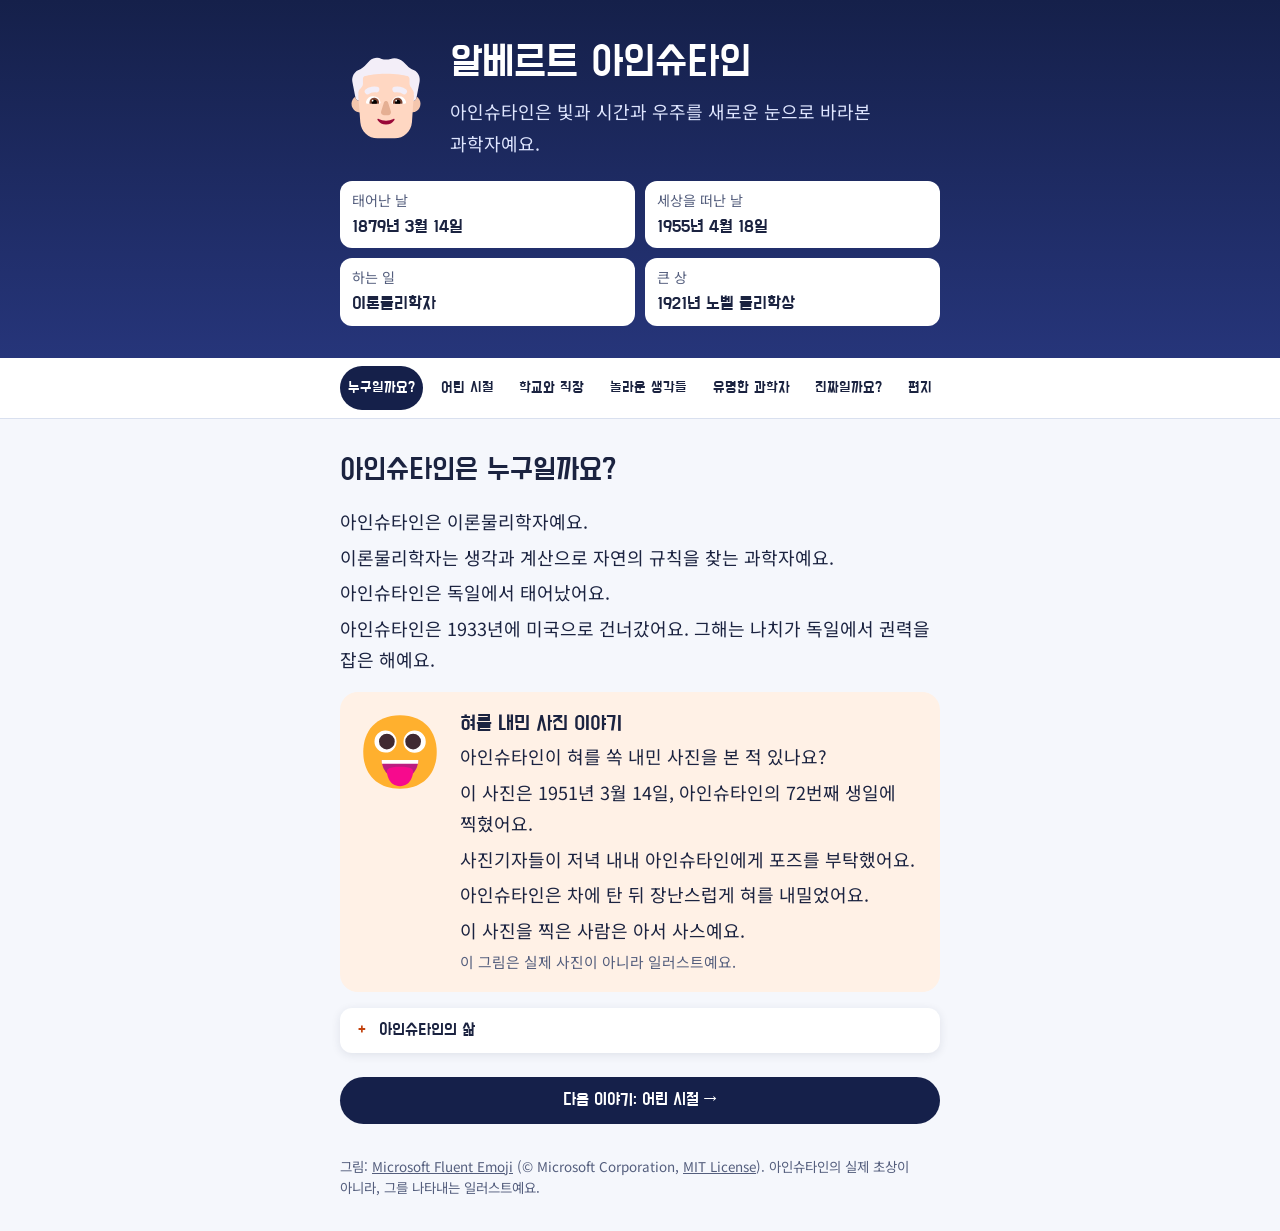
<file: index.html>
<!doctype html>
<html lang="ko">
<head>
<meta charset="utf-8">
<meta name="viewport" content="width=device-width, initial-scale=1, viewport-fit=cover">
<title>아인슈타인 이야기</title>
<meta name="claude:viewport-fit-sides" content="cover">
<link rel="preconnect" href="https://fonts.googleapis.com">
<link rel="stylesheet" href="https://fonts.googleapis.com/css2?family=Do+Hyeon&family=Noto+Sans+KR:wght@400;700&display=swap">
<style>
/* Layout: 밤하늘 띠 위에 네 가지 생각을 큰 카드로 먼저 보여 주고, 그 아래에서 설명 방법을 고른다. 한 가지 그림책 같은 밝은 테마로 고정한다. 휴대폰과 PC 모두 폭 600px 안의 한 단으로 보여 준다. */
:root {
  color-scheme: light;
  --night: #15204a; --night2: #26357a; --paper: #f5f7fc; --sheet: #ffffff;
  --ink: #1b2340; --soft: #545e7d; --line: #d9e0ef; --gold: #ffd166;
  --accent: #c2410c; --tint: #fff1e6;
  --display: "Do Hyeon", "Apple SD Gothic Neo", "Malgun Gothic", sans-serif;
  --body: "Noto Sans KR", "Apple SD Gothic Neo", "Malgun Gothic", sans-serif;
}
* { box-sizing: border-box; }
html { -webkit-text-size-adjust: 100%; text-size-adjust: 100%; }
body { margin: 0; background: var(--paper); color: var(--ink); font: 18px/1.75 var(--body); word-break: keep-all; }
h1, h2, h3 { font-family: var(--display); font-weight: 400; line-height: 1.3; margin: 0; text-wrap: balance; }
p { margin: 0; }
.inner { max-width: 632px; margin: 0 auto; padding-left: max(16px, env(safe-area-inset-left, 0px)); padding-right: max(16px, env(safe-area-inset-right, 0px)); }
.hero { background: linear-gradient(180deg, var(--night), var(--night2)); color: #fff; }
.hero .inner { padding-block: 36px 40px; display: grid; gap: 24px; }
.hero h2 { font-size: clamp(1.9rem, 6vw, 2.4rem); }
.hero p { color: #dfe6ff; max-width: 40em; }
.ideas { display: grid; grid-template-columns: repeat(2, minmax(0, 1fr)); gap: 12px; }
.idea { font: inherit; color: var(--ink); background: #fff; border: 0; border-radius: 18px; padding: 10px 12px; text-align: left; cursor: pointer; display: grid; gap: 4px; align-content: start; min-width: 0; transition: transform .15s; }
.idea img { width: 40px; height: 40px; }
.idea b { font: 400 1.12rem/1.25 var(--display); }
.idea[aria-pressed="true"] { background: var(--gold); box-shadow: 0 0 0 4px #fff; }
main.inner { padding-block: 28px 56px; display: grid; gap: 24px; }
.core { background: var(--tint); border-radius: 18px; padding: 18px; display: grid; gap: 12px; }
.core h2 { font-size: clamp(1.55rem, 4.5vw, 1.9rem); color: var(--accent); }
.lines { display: grid; gap: 4px; }
.pick { display: grid; gap: 10px; }
.pick h3 { font-size: 1.05rem; color: var(--soft); }
.methods { display: grid; grid-template-columns: repeat(2, minmax(0, 1fr)); gap: 8px; }
.method { font: 400 1.04rem/1.25 var(--display); color: var(--ink); background: var(--sheet); border: 2px solid var(--line); border-radius: 999px; padding: 8px 12px; min-height: 48px; cursor: pointer; display: flex; align-items: center; justify-content: center; gap: 7px; min-width: 0; }
.method img { width: 26px; height: 26px; flex: none; }
.method[aria-pressed="true"] { background: var(--accent); border-color: var(--accent); color: #fff; }
.method[aria-pressed="true"] img { background: #fff; border-radius: 50%; padding: 2px; }
button:focus-visible, input:focus-visible { outline: 3px solid #2563eb; outline-offset: 3px; }
#stage { display: grid; gap: 18px; min-width: 0; }
.note { font-size: .92rem; color: var(--soft); line-height: 1.6; }
.next { justify-self: end; font: 400 1.08rem/1.3 var(--display); color: #fff; background: var(--accent); border: 0; border-radius: 999px; padding: 12px 22px; cursor: pointer; }
/* 만화 */
.panels { display: grid; grid-auto-flow: column; grid-auto-columns: 100%; gap: 16px; overflow-x: auto; scroll-snap-type: x mandatory; scrollbar-width: none; padding-bottom: 10px; }
.panels::-webkit-scrollbar { display: none; }
.flip { display: flex; align-items: center; justify-content: space-between; gap: 10px; font-family: var(--display); }
.flip .retry:disabled { opacity: .4; cursor: default; }
.panel { background: var(--sheet); border-radius: 18px; overflow: hidden; box-shadow: 0 2px 10px rgba(27, 35, 64, .1); display: flex; flex-direction: column; min-width: 0; scroll-snap-align: start; scroll-snap-stop: always; }
.panel svg { display: block; width: 100%; height: auto; }
.talk { display: flex; gap: 10px; padding: 14px; align-items: flex-start; flex: 1; }
.talk img { width: 44px; height: 44px; flex: none; }
.talk div { min-width: 0; }
.who { font: 400 .92rem/1.3 var(--display); color: var(--accent); display: block; margin-bottom: 2px; }
.talk p + p { margin-top: 3px; }
/* 그림과 실험 */
.sheet { background: var(--sheet); border-radius: 18px; padding: 14px; display: grid; grid-template-columns: minmax(0, 1fr); gap: 16px; box-shadow: 0 2px 10px rgba(27, 35, 64, .1); min-width: 0; }
.sheet h3 { font-size: 1.32rem; }
.sheet svg, .sheet canvas { display: block; width: 100%; height: auto; border-radius: 12px; }
.mission { background: var(--tint); border-radius: 12px; padding: 10px 14px; }
.mission b { font-family: var(--display); font-weight: 400; color: var(--accent); display: block; }
.mission ol { margin: 2px 0 0; padding-left: 1.3em; display: grid; gap: 2px; }
.controls { display: grid; grid-template-columns: minmax(0, 1fr); gap: 16px; align-items: start; }
.control { display: grid; gap: 2px; min-width: 0; }
.control label { font-family: var(--display); }
.ends { display: flex; justify-content: space-between; gap: 12px; font-size: .84rem; line-height: 1.4; color: var(--soft); }
.control output { color: var(--accent); margin-left: 8px; }
input[type="range"] { -webkit-appearance: none; appearance: none; width: 100%; height: 44px; margin: 0; background: transparent; cursor: pointer; }
input[type="range"]::-webkit-slider-runnable-track { height: 8px; border-radius: 999px; background: var(--line); }
input[type="range"]::-moz-range-track { height: 8px; border-radius: 999px; background: var(--line); }
input[type="range"]::-webkit-slider-thumb { -webkit-appearance: none; width: 28px; height: 28px; margin-top: -10px; border-radius: 50%; background: var(--accent); border: 3px solid #fff; box-shadow: 0 1px 4px rgba(27, 35, 64, .4); }
input[type="range"]::-moz-range-thumb { box-sizing: border-box; width: 28px; height: 28px; border-radius: 50%; background: var(--accent); border: 3px solid #fff; box-shadow: 0 1px 4px rgba(27, 35, 64, .4); }
.stats { display: grid; grid-template-columns: minmax(0, 1fr); gap: 12px; }
.stat { background: var(--paper); border-radius: 12px; padding: 10px 12px; min-width: 0; }
.stat span { display: block; font-size: .88rem; line-height: 1.4; color: var(--soft); }
.stat b { display: block; font: 400 1.4rem/1.3 var(--display); overflow-wrap: anywhere; margin-top: 4px; }
.result { font-weight: 700; }
.things { display: flex; flex-wrap: wrap; gap: 8px; }
.thing { font: inherit; font-size: .96rem; color: var(--ink); background: var(--paper); border: 2px solid var(--line); border-radius: 999px; padding: 4px 13px 4px 7px; min-height: 44px; display: flex; align-items: center; gap: 6px; cursor: pointer; }
.thing img { width: 26px; height: 26px; }
.thing[aria-pressed="true"] { border-color: var(--accent); background: var(--tint); }
.steps { display: grid; grid-template-columns: minmax(0, 1fr); gap: 12px; margin: 0; padding: 0; list-style: none; counter-reset: s; }
.steps li { min-width: 0; background: var(--paper); border-radius: 12px; padding: 12px 14px; counter-increment: s; }
.steps b { font-family: var(--display); font-weight: 400; font-size: 1.08rem; display: block; margin-bottom: 4px; }
.steps b::before { content: counter(s) ". "; color: var(--accent); }
.steps p + p { margin-top: 4px; }
.cases { display: grid; grid-template-columns: minmax(0, 1fr); gap: 12px; }
.case { background: var(--paper); border-radius: 12px; padding: 12px; display: grid; gap: 6px; align-content: start; min-width: 0; }
.case b { font-family: var(--display); font-weight: 400; font-size: 1.08rem; }
.tbl-wrap { overflow-x: auto; }
.tbl { width: 100%; border-collapse: collapse; font-size: .95rem; line-height: 1.45; }
.tbl th, .tbl td { text-align: left; padding: 8px 10px; border-bottom: 1px solid var(--line); vertical-align: top; }
.tbl th { font-family: var(--display); font-weight: 400; background: var(--paper); }
#houses { display: flex; flex-wrap: wrap; gap: 6px; align-items: center; }
#houses img { width: 42px; height: 42px; }
.life { display: flex; gap: 12px; align-items: flex-start; background: var(--tint); border-radius: 12px; padding: 12px 14px; }
.life img { width: 40px; height: 40px; flex: none; }
.life div { min-width: 0; }
.life b { font-family: var(--display); font-weight: 400; color: var(--accent); display: block; }
/* 퀴즈 */
.q { background: var(--sheet); border-radius: 18px; padding: 18px; display: grid; gap: 12px; box-shadow: 0 2px 10px rgba(27, 35, 64, .1); }
.q h3 { font-size: 1.18rem; line-height: 1.45; }
.opts { display: grid; gap: 8px; }
.opt { font: inherit; text-align: left; color: var(--ink); background: var(--paper); border: 2px solid var(--line); border-radius: 12px; padding: 9px 14px; min-height: 48px; cursor: pointer; }
.opt:disabled { cursor: default; color: var(--ink); }
.opt.right { background: #d9f5e6; border-color: #15803d; font-weight: 700; }
.opt.wrong { background: #fde4e4; border-color: #dc2626; }
.why { background: var(--tint); border-radius: 12px; padding: 10px 14px; display: grid; gap: 3px; }
.why b { font-family: var(--display); font-weight: 400; color: var(--accent); }
.score { display: flex; flex-wrap: wrap; align-items: center; justify-content: space-between; gap: 10px; font-family: var(--display); font-size: 1.14rem; }
.retry { font: 400 1rem/1.3 var(--display); color: var(--ink); background: var(--sheet); border: 2px solid var(--line); border-radius: 999px; padding: 7px 15px; min-height: 44px; cursor: pointer; }
/* 더 알아보기 */
.more { background: var(--paper); border-radius: 12px; padding: 0 14px; min-width: 0; }
.more > summary { font-family: var(--display); font-size: 1.04rem; line-height: 1.4; padding: 11px 0; cursor: pointer; list-style: none; display: flex; gap: 8px; }
.more > summary::-webkit-details-marker { display: none; }
.more > summary::before { content: "+"; color: var(--accent); flex: none; width: 1em; text-align: center; }
.more[open] > summary::before { content: "−"; }
.more-in { display: grid; grid-template-columns: minmax(0, 1fr); gap: 12px; padding-bottom: 14px; }
.more .stat, .more .case { background: var(--sheet); }
.life .more { background: var(--sheet); margin-top: 8px; }
summary:focus-visible { outline: 3px solid #2563eb; outline-offset: 2px; }
footer { color: var(--soft); font-size: .84rem; line-height: 1.6; }
footer a { color: inherit; }
@media (hover: hover) {
  .idea:hover { transform: translateY(-3px); }
  .method:hover, .opt:hover:enabled { border-color: var(--accent); }
}
@media (prefers-reduced-motion: reduce) { .idea { transition: none; } .idea:hover { transform: none; } }

/* 전체 이야기 페이지 */
.top { background: linear-gradient(180deg, var(--night), var(--night2)); color: #fff; }
.top-in { padding-block: 36px 32px; display: grid; gap: 22px; }
.top-head { display: flex; align-items: center; gap: 18px; }
.top-head img { width: 92px; height: 92px; flex: none; }
.top-head > div { display: grid; gap: 6px; min-width: 0; }
.top h1 { font-size: clamp(2.1rem, 7vw, 2.6rem); }
.top p { color: #dfe6ff; }
.facts { display: grid; grid-template-columns: repeat(2, minmax(0, 1fr)); gap: 10px; }
.facts .stat { color: var(--ink); background: #fff; }
.facts .stat b { font-size: 1.14rem; }
body::before { content: ""; position: fixed; inset: 0 0 auto; height: env(safe-area-inset-top, 0px); z-index: 10; background: var(--sheet); }
.jump { position: sticky; top: env(safe-area-inset-top, 0px); z-index: 9; background: var(--sheet); border-bottom: 1px solid var(--line); }
.jump-in { display: flex; gap: 4px; max-width: 632px; scrollbar-width: none; margin: 0 auto; padding: 8px max(16px, env(safe-area-inset-right, 0px)) 8px max(16px, env(safe-area-inset-left, 0px)); overflow-x: auto; }
.part, #sec-ideas, #core { scroll-margin-top: 64px; }
.jump-in::-webkit-scrollbar { display: none; }
.jump::after { content: ""; position: absolute; inset: 0 0 0 auto; width: 36px; background: linear-gradient(90deg, rgba(255, 255, 255, 0), var(--sheet)); pointer-events: none; transition: opacity .15s; }
.jump.at-end::after { opacity: 0; }
.jump button { font: 400 .98rem/1.3 var(--display); color: var(--ink); background: transparent; border: 0; border-radius: 999px; padding: 7px 12px; min-height: 44px; cursor: pointer; white-space: nowrap; flex: none; }
/* 마우스로는 옆으로 밀기 어려우므로 PC에서는 메뉴를 한 줄에 모두 보여 준다. */
@media (hover: hover) and (pointer: fine) {
  .jump-in { flex-wrap: wrap; justify-content: space-between; }
  .jump::after { display: none; }
  .jump button { font-size: .94rem; padding-inline: 8px; }
  .jump button:hover { background: var(--paper); }
}
[hidden] { display: none !important; }
.jump button[aria-current="true"] { background: var(--night); color: #fff; }
.next.chapter { justify-self: stretch; background: var(--night); margin-top: 8px; }
.part > .more { background: var(--sheet); box-shadow: 0 2px 10px rgba(27, 35, 64, .1); }
.page-foot { padding-block: 0 32px; }
.story { padding-block: 32px; display: grid; gap: 40px; }
.part { display: grid; gap: 16px; min-width: 0; }
.part h2 { font-size: clamp(1.55rem, 4.5vw, 1.9rem); }
.infos { display: grid; grid-template-columns: minmax(0, 1fr); gap: 14px; }
.info { background: var(--sheet); border-radius: 18px; padding: 18px; display: grid; gap: 6px; align-content: start; box-shadow: 0 2px 10px rgba(27, 35, 64, .1); min-width: 0; }
.info img { width: 54px; height: 54px; }
.tongue { display: flex; gap: 18px; align-items: flex-start; background: var(--tint); border-radius: 18px; padding: 18px; }
.tongue img { width: 84px; height: 84px; flex: none; }
.tongue > div { display: grid; gap: 4px; min-width: 0; }
.timeline { list-style: none; margin: 0; padding: 0; display: grid; }
.timeline li { display: grid; grid-template-columns: 7em minmax(0, 1fr); gap: 12px; padding: 8px 0; border-bottom: 1px solid var(--line); }
.timeline b { font-family: var(--display); font-weight: 400; color: #c2410c; }
.compass-box { display: grid; grid-template-columns: minmax(0, 1fr); gap: 14px; background: var(--sheet); border-radius: 18px; padding: 18px; box-shadow: 0 2px 10px rgba(27, 35, 64, .1); }
.compass-try { display: flex; gap: 16px; align-items: center; }
.compass-box svg { width: 110px; height: 110px; flex: none; }
#compassBody { transform-box: fill-box; transform-origin: center; transition: transform 1s ease; }
.next.left { justify-self: start; }
.myths { display: grid; gap: 10px; }
.myth { background: var(--sheet); border-radius: 14px; padding: 0 18px; box-shadow: 0 2px 10px rgba(27, 35, 64, .1); }
.myth summary { font-family: var(--display); font-size: 1.1rem; padding: 11px 0; cursor: pointer; }
.myth .lines { padding-bottom: 14px; }
.myth b { color: #c2410c; }
.letter { margin: 0; background: #fff8e7; border: 1px solid #e8d9b5; border-radius: 6px; padding: 22px; display: grid; gap: 10px; }
.letter img { width: 54px; height: 54px; }
.letter .ko { font: 400 1.3rem/1.5 var(--display); }
.letter .en { color: var(--soft); font-style: italic; }
.jump button:focus-visible { outline: 3px solid #2563eb; outline-offset: -3px; }
@media (max-width: 480px) { .tongue { flex-direction: column; align-items: flex-start; } .timeline li { grid-template-columns: minmax(0, 1fr); gap: 0; } }
@media (prefers-reduced-motion: reduce) { #compassBody { transition: none; } }
</style>
</head>
<body>

<svg width="0" height="0" style="position:absolute" aria-hidden="true"><defs>
  <linearGradient id="gSky" x1="0" y1="0" x2="0" y2="1"><stop offset="0" stop-color="#d7ecff"/><stop offset="1" stop-color="#f4faff"/></linearGradient>
  <linearGradient id="gWarm" x1="0" y1="0" x2="0" y2="1"><stop offset="0" stop-color="#ffe9c9"/><stop offset="1" stop-color="#fff8ec"/></linearGradient>
  <linearGradient id="gNight" x1="0" y1="0" x2="0" y2="1"><stop offset="0" stop-color="#15204a"/><stop offset="1" stop-color="#2d3c86"/></linearGradient>
  <linearGradient id="gMetal" x1="0" y1="0" x2="1" y2="0"><stop offset="0" stop-color="#c3cedf"/><stop offset="1" stop-color="#8f9db5"/></linearGradient>
  <radialGradient id="gBall" cx=".35" cy=".3" r=".8"><stop offset="0" stop-color="#7c6bb0"/><stop offset="1" stop-color="#2f2558"/></radialGradient>
  <radialGradient id="gE"><stop offset="0" stop-color="#fff3bf"/><stop offset=".6" stop-color="#ffc533"/><stop offset="1" stop-color="#f59f00"/></radialGradient>
</defs></svg>

<header class="top"><div class="inner top-in">
  <div class="top-head"><img src="[data-uri]" alt="아인슈타인을 나타낸 일러스트"><div><h1>알베르트 아인슈타인</h1><p>아인슈타인은 빛과 시간과 우주를 새로운 눈으로 바라본 과학자예요.</p></div></div>
  <div class="facts">
    <div class="stat"><span>태어난 날</span><b>1879년 3월 14일</b></div>
    <div class="stat"><span>세상을 떠난 날</span><b>1955년 4월 18일</b></div>
    <div class="stat"><span>하는 일</span><b>이론물리학자</b></div>
    <div class="stat"><span>큰 상</span><b>1921년 노벨 물리학상</b></div>
  </div>
</div></header>
<nav class="jump" aria-label="이야기 장 고르기"><div class="jump-in"><button type="button" data-go="sec-who">누구일까요?</button><button type="button" data-go="sec-child">어린 시절</button><button type="button" data-go="sec-school">학교와 직장</button><button type="button" data-go="sec-ideas">놀라운 생각들</button><button type="button" data-go="sec-famous">유명한 과학자</button><button type="button" data-go="sec-true">진짜일까요?</button><button type="button" data-go="sec-letter">편지</button></div></nav>

<div class="inner story">
  <section id="sec-who" class="part">
    <h2>아인슈타인은 누구일까요?</h2>
    <div class="lines"><p>아인슈타인은 이론물리학자예요.</p><p>이론물리학자는 생각과 계산으로 자연의 규칙을 찾는 과학자예요.</p><p>아인슈타인은 독일에서 태어났어요.</p><p>아인슈타인은 1933년에 미국으로 건너갔어요. 그해는 나치가 독일에서 권력을 잡은 해예요.</p></div>
    <article class="tongue"><img src="[data-uri]" alt="혀를 내민 얼굴 일러스트"><div><h3>혀를 내민 사진 이야기</h3><p>아인슈타인이 혀를 쏙 내민 사진을 본 적 있나요?</p><p>이 사진은 1951년 3월 14일, 아인슈타인의 72번째 생일에 찍혔어요.</p><p>사진기자들이 저녁 내내 아인슈타인에게 포즈를 부탁했어요.</p><p>아인슈타인은 차에 탄 뒤 장난스럽게 혀를 내밀었어요.</p><p>이 사진을 찍은 사람은 아서 사스예요.</p><p class="note">이 그림은 실제 사진이 아니라 일러스트예요.</p></div></article>
    <details class="more"><summary>아인슈타인의 삶</summary><div class="more-in"><ol class="timeline"><li><b>1879년</b><span>아인슈타인이 독일 울름에서 태어났어요.</span></li><li><b>4~6세 무렵</b><span>아버지가 아인슈타인에게 나침반을 주었어요.</span></li><li><b>6세 무렵</b><span>아인슈타인이 어머니의 권유로 바이올린을 시작했어요.</span></li><li><b>13세 무렵</b><span>아인슈타인이 모차르트의 곡을 만나 음악을 좋아하게 되었어요.</span></li><li><b>16세 무렵</b><span>아인슈타인이 취리히 공과대학 입학시험에 떨어졌어요.</span></li><li><b>1905년</b><span>아인슈타인이 특허청에서 일하며 중요한 논문들을 발표했어요.</span></li><li><b>1915년</b><span>아인슈타인이 일반상대성이론을 완성했어요.</span></li><li><b>1919년</b><span>일식 관측 결과가 발표되어 아인슈타인이 세계적으로 유명해졌어요.</span></li><li><b>1921년</b><span>아인슈타인이 노벨 물리학상 수상자가 되었어요.</span></li><li><b>1933년</b><span>아인슈타인이 미국으로 건너갔어요.</span></li><li><b>1951년</b><span>아인슈타인이 혀를 내민 사진이 찍혔어요.</span></li><li><b>1955년</b><span>아인슈타인이 미국 프린스턴에서 세상을 떠났어요.</span></li></ol><p class="note">어릴 때의 나이는 자료마다 조금씩 달라요.</p></div></details>
  </section>

  <section id="sec-child" class="part">
    <h2>어린 시절</h2>
    <article class="compass-box">
      <div class="lines"><h3>나침반</h3><p>아인슈타인이 아파서 누워 있을 때 아버지가 나침반을 주었어요.</p><p>나침반을 아무리 돌려도 바늘은 늘 같은 쪽을 가리켰어요.</p><p>아인슈타인은 이 일을 무척 신기해했어요.</p><p>아인슈타인은 나중에 이 일을 물리학에 관심을 갖게 된 계기로 꼽았어요.</p></div>
      <div class="compass-try">
        <svg viewBox="0 0 120 120" role="img" aria-label="돌려도 바늘이 같은 쪽을 가리키는 나침반">
        <g id="compassBody"><circle cx="60" cy="60" r="56" fill="#fff4cf" stroke="#c2410c" stroke-width="5"/><g font-family="'Do Hyeon', sans-serif" font-size="15" fill="#1b2340" text-anchor="middle"><text x="60" y="24">북</text><text x="60" y="108">남</text><text x="100" y="65">동</text><text x="20" y="65">서</text></g></g>
        <path d="M60 18 L68 60 H52Z" fill="#e8434b"/><path d="M60 102 L68 60 H52Z" fill="#9aa6bd"/><circle cx="60" cy="60" r="6" fill="#1b2340"/>
      </svg>
        <div class="lines"><p>나침반의 몸체를 돌려도 빨간 바늘은 같은 쪽을 가리켜요.</p><p class="note">이 그림에서 바늘의 방향은 고정해 두었어요.</p><button class="next left" type="button" id="spin">나침반 돌리기</button></div>
      </div>
    </article>
    <div class="infos">
      <article class="info"><img src="[data-uri]" alt=""><h3>바이올린</h3><p>아인슈타인은 여섯 살쯤 어머니의 권유로 바이올린을 시작했어요.</p><p>처음에 아인슈타인은 바이올린을 귀찮은 숙제처럼 느꼈어요.</p><p>아인슈타인은 열세 살쯤 모차르트의 곡을 만나면서 음악을 좋아하게 되었어요.</p><p>아인슈타인은 평생 바이올린을 연주했어요.</p></article>
      <article class="info"><img src="[data-uri]" alt=""><h3>늦은 말</h3><p>아인슈타인은 말을 늦게 시작했다고 전해져요.</p><p>그래서 부모님이 걱정했다고 해요.</p><p>몇 살에 말을 시작했는지는 자료마다 달라요.</p></article>
    </div>
  </section>

  <section id="sec-school" class="part">
    <h2>학교와 첫 직장</h2>
    <div class="infos">
      <article class="info"><img src="[data-uri]" alt=""><h3>입학시험</h3><p>아인슈타인은 열여섯 살쯤 스위스 취리히에 있는 공과대학 입학시험을 봤어요.</p><p>아인슈타인은 보통 학생들보다 어린 나이에 시험을 봤어요.</p><p>아인슈타인은 수학을 잘 봤지만 다른 과목 성적이 부족해서 떨어졌어요.</p></article>
      <article class="info"><img src="[data-uri]" alt=""><h3>특허청</h3><p>아인슈타인은 스물여섯 살이던 1905년에 스위스 베른의 특허청에서 일하고 있었어요.</p><p>특허청은 새로운 발명품을 심사하는 곳이에요.</p></article>
      <article class="info"><img src="[data-uri]" alt=""><h3>기적의 해</h3><p>아인슈타인은 1905년에 세상을 바꾼 논문들을 잇따라 발표했어요.</p><p>그래서 사람들은 1905년을 기적의 해라고 불러요.</p></article>
    </div>
  </section>
</div>

<section id="sec-ideas" hidden>
<div class="hero"><div class="inner">
  <div style="display:grid;gap:8px">
    <h2>아인슈타인의 놀라운 생각들</h2>
    <p>아인슈타인은 빛과 시간과 우주를 새로운 눈으로 바라보았어요. 궁금한 생각을 하나 골라 보세요.</p>
  </div>
  <div class="ideas" id="ideas" role="group" aria-label="놀라운 생각 고르기"></div>
</div></div>

<main class="inner">
  <section class="core" id="core"></section>
  <section class="pick">
    <h3>어떤 방법으로 알아볼까요?</h3>
    <div class="methods" id="methods" role="group" aria-label="설명 방법 고르기"></div>
  </section>
  <section id="stage"></section>
</main>
</section>
<div class="inner story">
  <section id="sec-famous" class="part">
    <h2>세계적인 과학자가 되다</h2>
    <div class="infos">
      <article class="info"><img src="[data-uri]" alt=""><h3>1919년 일식 관측</h3><p>아인슈타인은 태양 옆을 지나는 별빛이 살짝 휜다고 예측했어요.</p><p>낮에는 햇빛이 너무 밝아서 태양 근처의 별을 볼 수 없어요.</p><p>그래서 과학자들은 달이 태양을 가리는 일식을 기다렸어요.</p><p>1919년 5월 29일, 영국 과학자들이 아프리카 근처의 프린시페섬과 브라질 소브라우에서 사진을 찍었어요.</p><p>관측 결과는 아인슈타인의 예측을 뒷받침했어요.</p><p>아인슈타인은 곧 세계에서 가장 유명한 과학자가 되었어요.</p></article>
      <article class="info"><img src="[data-uri]" alt=""><h3>1921년 노벨 물리학상</h3><p>아인슈타인은 1921년 노벨 물리학상을 받았어요.</p><p>수상 이유는 유명한 상대성이론이 아니에요.</p><p>수상 이유는 이론물리학에 기여한 공로와, 특히 광전효과 법칙의 발견이에요.</p></article>
    </div>
  </section>

  <section id="sec-true" class="part">
    <h2>진짜일까요?</h2>
    <p>소문을 눌러서 사실을 확인해 보세요.</p>
    <div class="myths"><details class="myth"><summary>아인슈타인은 수학을 못해서 낙제했대요.</summary><div class="lines"><b>사실이 아니에요.</b><p>아인슈타인은 열다섯 살이 되기 전에 미적분을 익혔다고 직접 말했어요.</p></div></details><details class="myth"><summary>아인슈타인은 시험에 떨어진 적이 한 번도 없대요.</summary><div class="lines"><b>사실이 아니에요.</b><p>아인슈타인은 대학교 입학시험에 떨어진 적이 있어요.</p><p>수학 때문이 아니라 다른 과목 때문이었어요.</p></div></details><details class="myth"><summary>아인슈타인은 상대성이론으로 노벨상을 받았대요.</summary><div class="lines"><b>사실이 아니에요.</b><p>노벨상의 수상 이유에서 특히 강조된 것은 광전효과 법칙의 발견이에요.</p></div></details></div>
  </section>

  <section id="sec-letter" class="part">
    <h2>바버라에게 보낸 편지</h2>
    <div class="lines"><p>1943년 1월, 미국 워싱턴 D.C.에 사는 바버라라는 여학생이 아인슈타인에게 편지를 보냈어요.</p><p>아인슈타인은 1월 7일에 바버라에게 답장을 썼어요.</p></div>
    <blockquote class="letter"><img src="[data-uri]" alt=""><p class="ko">"수학이 어렵다고 걱정하지 마세요. 내가 겪는 어려움이 훨씬 더 크다고 장담할 수 있어요."</p><p class="en" lang="en">"Do not worry about your difficulties in mathematics; I can assure you that mine are still greater."</p></blockquote>
    <p class="note">영어 문장은 학술 논문에 인용된 문장이에요. 한국어 문장은 이 페이지에서 직접 번역했어요.</p>
  </section>
</div>
<div class="inner page-foot"><footer>그림: <a href="https://github.com/microsoft/fluentui-emoji" target="_blank" rel="noopener">Microsoft Fluent Emoji</a> (© Microsoft Corporation, <a href="https://github.com/microsoft/fluentui-emoji/blob/main/LICENSE" target="_blank" rel="noopener">MIT License</a>). 아인슈타인의 실제 초상이 아니라, 그를 나타내는 일러스트예요.</footer></div>

<script>
const ICONS = {"man-white-hair-light":"[data-uri]","girl-light":"[data-uri]","open-book":"[data-uri]","test-tube":"[data-uri]","artist-palette":"[data-uri]","red-question-mark":"[data-uri]","light-bulb":"[data-uri]","rocket":"[data-uri]","high-voltage":"[data-uri]","ringed-planet":"[data-uri]","coin":"[data-uri]","bullet-train":"[data-uri]","baseball":"[data-uri]","alarm-clock":"[data-uri]","globe-showing-asia-australia":"[data-uri]","paperclip":"[data-uri]","house":"[data-uri]","sun":"[data-uri]","glowing-star":"[data-uri]","satellite":"[data-uri]","camera":"[data-uri]","mobile-phone":"[data-uri]","sheaf-of-rice":"[data-uri]","red-apple":"[data-uri]"};
const EIN = "man-white-hair-light", HANA = "girl-light";

const METHODS = [
  { id: "comic", name: "만화로 읽기", icon: "open-book" },
  { id: "lab", name: "직접 실험하기", icon: "test-tube" },
  { id: "guide", name: "그림으로 보기", icon: "artist-palette" },
  { id: "quiz", name: "퀴즈 풀기", icon: "red-question-mark" }
];
const IDEAS = [
  { id: "photo", name: "광전효과", icon: "light-bulb", hint: "빛이 금속에서 전자를 튀어나오게 해요.", accent: "#c2410c", tint: "#fff1e6",
    core: "빛은 에너지 알갱이처럼 움직이기도 해요.",
    lines: ["금속에 빛을 비추면 금속에서 전자가 튀어나올 수 있어요.", "전자는 금속 안에 처음부터 들어 있는 아주아주 작은 알갱이예요.", "빛은 전자를 가져오는 것이 아니라 전자에게 에너지를 줘요.", "아인슈타인은 빛을 에너지 알갱이로 생각해서 이 현상을 설명했어요.", "빛이 밝으면 빛 알갱이가 많아서 전자도 더 많이 튀어나와요."] },
  { id: "special", name: "특수상대성이론", icon: "rocket", hint: "아주 빠른 우주선의 시계는 더 느리게 가요.", accent: "#1d4ed8", tint: "#e8f0ff",
    core: "빛의 속도는 누가 재도 똑같아요.",
    lines: ["아인슈타인은 빛의 속도가 변하지 않는다는 사실에서 출발했어요.", "빛의 속도가 변하지 않으면, 대신 시간과 길이가 달라져야 해요.", "그래서 아주 빠른 우주선의 시계는 밖에서 재면 더 느리게 가요."] },
  { id: "energy", name: "E = mc²", icon: "high-voltage", hint: "작은 질량도 큰 에너지와 맞먹어요.", accent: "#be123c", tint: "#ffe9ee",
    core: "질량과 에너지는 서로 맞먹어요.",
    lines: ["질량은 물체에 들어 있는 물질의 양이에요.", "아인슈타인은 질량이 에너지로, 에너지가 질량으로 바뀔 수 있다고 밝혔어요.", "E = mc²은 질량이 얼마만큼의 에너지와 맞먹는지 알려 주는 식이에요."] },
  { id: "general", name: "일반상대성이론", icon: "ringed-planet", hint: "무거운 천체가 공간과 시간을 휘게 해요.", accent: "#0f766e", tint: "#e0f5f2",
    core: "무거운 천체는 주변의 공간과 시간을 휘게 해요.",
    lines: ["아인슈타인은 중력을 휘어진 공간과 시간으로 설명했어요.", "지구는 태양이 휘게 한 공간을 따라 태양 둘레를 돌아요.", "빛도 무거운 천체 옆을 지날 때 그 휘어진 길을 따라가요."] }
];
const state = { idea: "photo", method: "comic" };

/* ---------- 그림 도구 ---------- */
const more = (title, body) => `<details class="more"><summary>${title}</summary><div class="more-in">${body}</div></details>`;
const mission = (steps) => `<div class="mission"><b>해 보기</b><ol>${steps.map(t => `<li>${t}</li>`).join("")}</ol></div>`;
const INK = "#1b2340";
const ic = (n, x, y, s, rot = 0, flip = false) => {
  const c = `<image href="${ICONS[n]}" x="${x}" y="${y}" width="${s}" height="${s}"/>`;
  const t = [];
  if (rot) t.push(`rotate(${rot} ${x + s / 2} ${y + s / 2})`);
  if (flip) t.push(`translate(${2 * x + s} 0) scale(-1 1)`);
  return t.length ? `<g transform="${t.join(" ")}">${c}</g>` : c;
};
let TS = 1;
const txt = (x, y, t, size = 14, fill = INK) => `<text x="${x}" y="${y}" font-size="${size * TS}" fill="${fill}" text-anchor="middle" font-family="'Do Hyeon', sans-serif">${t}</text>`;
const tag = (x, y, t, bg = "#ffffff", fill = INK, size = 13) => {
  const s = size * TS, w = [...t].length * s * .86 + 18;
  return `<rect x="${x - w / 2}" y="${y - s - 3}" width="${w}" height="${s + 11}" rx="${(s + 11) / 2}" fill="${bg}"/>` + txt(x, y, t, size, fill);
};
const svg = (w, h, label, s) => `<svg viewBox="0 0 ${w} ${h}" role="img" aria-label="${label}">${s}</svg>`;
const bg = (w, h, id) => `<rect width="${w}" height="${h}" fill="url(#${id})"/>`;
const stars = (w, h) => [[.08, .16], [.3, .1], [.52, .2], [.72, .08], [.92, .2], [.16, .84], [.62, .92], [.88, .78], [.42, .72]].map(p => `<circle cx="${p[0] * w}" cy="${p[1] * h}" r="1.6" fill="#fff" opacity=".8"/>`).join("");
const metal = (x, y, w, h) => `<rect x="${x}" y="${y}" width="${w}" height="${h}" rx="5" fill="url(#gMetal)"/>`;
const elec = (x, y, r = 8) => `<circle cx="${x}" cy="${y}" r="${r}" fill="url(#gE)"/>`;
const beam = (x1, y1, x2, y2a, y2b, c, o = .3) => `<path d="M${x1} ${y1} L${x2} ${y2a} V${y2b}Z" fill="${c}" opacity="${o}"/>`;
const ball = (x, y, r) => `<circle cx="${x}" cy="${y}" r="${r}" fill="url(#gBall)"/><g fill="#1b1538"><circle cx="${x - r * .12}" cy="${y - r * .42}" r="${r * .1}"/><circle cx="${x + r * .18}" cy="${y - r * .46}" r="${r * .1}"/><circle cx="${x + r * .04}" cy="${y - r * .18}" r="${r * .1}"/></g>`;
/* 트램펄린: 가운데가 넓고 완만하게 꺼진 천을 격자로 그린다. */
const sheetXY = (x, y) => { const r2 = x * x + y * y; return [160 + x, 58 + y * .42 + 66 * Math.exp(-r2 / 7200)]; };
const sheet = () => {
  const lines = [];
  for (let a = -130; a <= 130; a += 26) {
    const u = [], v = [];
    for (let b = -104; b <= 104; b += 8) u.push(sheetXY(a, b).map(n => n.toFixed(1)).join(","));
    for (let b = -130; b <= 130; b += 8) v.push(sheetXY(b, a * .8).map(n => n.toFixed(1)).join(","));
    lines.push(`<polyline points="${u.join(" ")}"/><polyline points="${v.join(" ")}"/>`);
  }
  return `<g fill="none" stroke="#2f7fc1" stroke-width="1.3">${lines.join("")}</g>`;
};
const ORBIT = "M62 76 A98 41 0 1 0 258 76 A98 41 0 1 0 62 76";
/* 빛 시계 한 쌍: 빛의 속도의 60%라서 움직이는 시계는 한 번 오가는 데 1.25배 걸린다. */
const clockPair = () => `<g fill="#dfe7f3"><rect x="24" y="38" width="62" height="7" rx="3"/><rect x="24" y="128" width="62" height="7" rx="3"/></g>
  <circle cx="55" r="7" fill="#ffd166"><animate attributeName="cy" values="128;45;128" dur="2s" repeatCount="indefinite"/></circle>
  <path d="M55 128 V45" stroke="#ffd166" stroke-width="2" stroke-dasharray="4 5"/>
  <path d="M135 128 L202 45 L270 128" fill="none" stroke="#ffd166" stroke-width="2" stroke-dasharray="4 5"/>
  <g><g fill="#dfe7f3"><rect x="-31" y="38" width="62" height="7" rx="3"/><rect x="-31" y="128" width="62" height="7" rx="3"/></g><animateTransform attributeName="transform" type="translate" from="135 0" to="270 0" dur="2.5s" repeatCount="indefinite"/></g>
  <circle r="7" fill="#ffd166"><animateMotion dur="2.5s" repeatCount="indefinite" path="M135 128 L202 45 L270 128"/></circle>`;
/* 일식: 달이 태양을 가리면 하늘이 어두워지고 별과 코로나가 보인다. */
const eclipse = (cx, cy, r, w, h) => {
  const kt = "0;.3;.42;.6;.72;1", dur = "9s";
  return `<defs><radialGradient id="gCorona"><stop offset=".42" stop-color="#ffffff"/><stop offset=".55" stop-color="#e6eeff" stop-opacity=".85"/><stop offset=".78" stop-color="#b9cbff" stop-opacity=".25"/><stop offset="1" stop-color="#b9cbff" stop-opacity="0"/></radialGradient></defs>
  <rect width="${w}" height="${h}" fill="#090d24"/>
  <rect width="${w}" height="${h}" fill="#7cc4f5"><animate attributeName="opacity" values="1;1;0;0;1;1" keyTimes="${kt}" dur="${dur}" repeatCount="indefinite"/></rect>
  <circle cx="${cx}" cy="${cy}" r="${r}" fill="#fff4b8"/>
  <circle cx="${cx}" cy="${cy}" r="${r * 2.5}" fill="url(#gCorona)" opacity="0"><animate attributeName="opacity" values="0;0;1;1;0;0" keyTimes="${kt}" dur="${dur}" repeatCount="indefinite"/></circle>
  <circle cy="${cy}" r="${r * 1.02}" fill="#05070f"><animate attributeName="cx" values="${cx - r * 3.4};${cx - r * .7};${cx};${cx};${cx + r * .7};${cx + r * 3.4}" keyTimes="${kt}" dur="${dur}" repeatCount="indefinite"/></circle>`;
};
const afterFusion = (inner) => `<g opacity="0">${inner}<animate attributeName="opacity" values="0;0;1;1" keyTimes="0;.44;.46;1" dur="4s" repeatCount="indefinite"/></g>`;
const nightOnly = (inner) => `<g opacity="0">${inner}<animate attributeName="opacity" values="0;0;1;1;0;0" keyTimes="0;.3;.42;.6;.72;1" dur="9s" repeatCount="indefinite"/></g>`;
/* GPS: 위로 갈수록 중력이 약해지는 모습과 시간 차이를 함께 그린다. 차이는 크게 과장했다. */
const gpsScene = () => `${bg(480, 255, "gNight")}${stars(480, 255)}
  <circle cx="120" cy="330" r="130" fill="#3b82f6"/>
  <g fill="none" stroke="#ffd166"><circle cx="120" cy="330" r="165" stroke-width="5" opacity=".75"/><circle cx="120" cy="330" r="205" stroke-width="3.5" opacity=".5"/><circle cx="120" cy="330" r="255" stroke-width="2" opacity=".3"/></g>
  <circle cx="120" cy="330" r="315" fill="none" stroke="#fff" stroke-width="1.5" stroke-dasharray="4 6"/>
  ${ic("mobile-phone", 100, 165, 40)}
  <g>${ic("satellite", -24, -24, 48)}<animateMotion dur="10s" repeatCount="indefinite" path="M30 28 A315 315 0 0 1 345 110 A315 315 0 0 0 30 28"/></g>
  ${tag(48, 140, "땅: 중력 강함", "#ffd166", INK, 13)}
  ${tag(400, 30, "약 2만 km 높이", "#ffffff", INK, 13)}${tag(400, 60, "중력 약함", "#ffd166", INK, 13)}
  <rect x="196" y="122" width="274" height="124" rx="12" fill="#0f1738" opacity=".95"/>
  ${txt(333, 144, "시간이 흐르는 빠르기 (크게 과장)", 13, "#fff")}
  <rect x="208" y="170" width="250" height="13" rx="6" fill="#2a3566"/><rect x="208" y="170" height="13" rx="6" fill="#7fd0ff" width="0"><animate attributeName="width" values="0;250;250" keyTimes="0;.92;1" dur="5.5s" repeatCount="indefinite"/></rect>
  <rect x="208" y="214" width="250" height="13" rx="6" fill="#2a3566"/><rect x="208" y="214" height="13" rx="6" fill="#ffd166" width="0"><animate attributeName="width" values="0;250;250" keyTimes="0;.68;1" dur="5.5s" repeatCount="indefinite"/></rect>
  ${txt(245, 164, "땅의 시계", 13, "#7fd0ff")}${txt(250, 208, "위성의 시계", 13, "#ffd166")}`;
const COMPARE_TABLE = `<div class="tbl-wrap"><table class="tbl"><thead><tr><th>움직이는 것</th><th>빠르기</th><th>지구의 시계로 1년 동안 덜 가는 시간</th></tr></thead><tbody>
  <tr><td>자동차</td><td>시속 100km</td><td>약 0.00000014초</td></tr>
  <tr><td>여객기</td><td>시속 900km</td><td>약 0.00001초</td></tr>
  <tr><td>GPS 위성</td><td>시속 약 1만 4천 km</td><td>약 0.0026초</td></tr>
  <tr><td>우주선 (상상)</td><td>빛의 속도의 90%</td><td>약 206일</td></tr>
  <tr><td>우주선 (상상)</td><td>빛의 속도의 99%</td><td>약 314일</td></tr>
</tbody></table></div><p class="note">특수상대성이론의 식으로 계산한 값이고, 속도의 효과만 따졌어요. 빛의 속도는 시속 약 10억 8천만 km예요.</p>`;
const NAME_TABLE = more("두 이론은 무엇이 다를까요?", `<div class="tbl-wrap"><table class="tbl"><thead><tr><th></th><th>특수상대성이론</th><th>일반상대성이론</th></tr></thead><tbody>
  <tr><td>발표</td><td>1905년</td><td>1915~1916년</td></tr>
  <tr><td>다루는 것</td><td>중력이 없고 일정하게 움직이는 경우</td><td>중력까지 포함한 더 넓은 경우</td></tr>
  <tr><td>이름의 뜻</td><td>"특수"는 범위가 좁은 특별한 경우라는 뜻이에요.</td><td>"일반"은 더 넓게 두루 적용된다는 뜻이에요.</td></tr>
  <tr><td>핵심 내용</td><td>빛의 속도는 같고, 시간과 길이가 달라져요.</td><td>무거운 천체가 공간과 시간을 휘게 해요.</td></tr>
</tbody></table></div><p class="note">"상대성"은 시간과 길이를 재는 값이 누가 어떻게 움직이며 재는지에 따라 달라진다는 뜻이에요.</p>`);

const RED = "#ef4444", BLUE = "#2563eb", GREEN = "#10b981";

const COMIC = {
  photo: [
    { who: "하나", say: ["제가 금속판에 빨간빛을 아주 세게 비췄어요.", "그런데 금속판에서 전자가 하나도 나오지 않아요!"],
      art: svg(320, 170, "전구가 금속판에 빨간빛을 비추지만 전자가 나오지 않는 그림", bg(320, 170, "gWarm") + ic("light-bulb", 22, 52, 66) + beam(84, 85, 214, 30, 140, RED, .4) + metal(214, 24, 18, 122) + tag(270, 92, "전자 0개")) },
    { who: "아인슈타인", say: ["하나야, 이번에는 금속판에 파란빛을 약하게 비춰 보렴.", "그러면 금속판 안에 있던 전자가 튀어나올 거야."],
      art: svg(320, 170, "전구가 파란빛을 약하게 비추자 금속판에서 전자가 튀어나오는 그림", bg(320, 170, "gSky") + ic("light-bulb", 22, 52, 66) + beam(84, 85, 214, 50, 120, BLUE, .25) + metal(214, 18, 18, 112) + elec(188, 28) + elec(150, 36) + elec(188, 140) + elec(150, 132) + tag(275, 80, "전자 나와요")) },
    { who: "아인슈타인", say: ["빛은 에너지 알갱이처럼 움직인단다.", "파란빛 알갱이 하나는 빨간빛 알갱이 하나보다 에너지가 더 커."],
      art: svg(320, 170, "작은 빨간빛 알갱이와 큰 파란빛 알갱이를 비교한 그림", bg(320, 170, "gSky") + `<circle cx="90" cy="82" r="20" fill="${RED}"/><circle cx="225" cy="82" r="44" fill="${BLUE}"/>` + tag(90, 34, "에너지가 작아요") + tag(225, 28, "에너지가 커요") + txt(90, 130, "빨간빛 알갱이", 15) + txt(225, 150, "파란빛 알갱이", 15)) },
    { who: "하나", say: ["파란빛을 더 밝게 비췄더니 금속판에서 전자가 더 많이 튀어나와요!"],
      art: svg(320, 170, "밝은 파란빛을 비추자 금속판의 빛을 받은 쪽에서 전자가 많이 튀어나오는 그림", bg(320, 170, "gSky") + ic("light-bulb", 22, 52, 66) + beam(84, 85, 214, 18, 130, BLUE, .5) + metal(214, 18, 18, 112) + elec(192, 34) + elec(164, 58) + elec(196, 74) + elec(150, 92) + elec(186, 108) + elec(160, 124) + tag(275, 80, "전자 많아요")) },
    { who: "아인슈타인", say: ["밝은 빛에는 빛 알갱이가 더 많이 들어 있단다.", "빛 알갱이가 많으면 튀어나오는 전자도 많아져."],
      art: svg(320, 170, "어두운 빛은 빛 알갱이와 전자가 적고 밝은 빛은 빛 알갱이와 전자가 많은 것을 비교한 그림", bg(320, 170, "gWarm") + tag(82, 28, "어두운 빛") + tag(238, 28, "밝은 빛") + [[56, 62], [108, 88], [62, 112]].map(c => `<circle cx="${c[0]}" cy="${c[1]}" r="9" fill="${BLUE}"/>`).join("") + [[184, 58], [214, 52], [244, 60], [276, 54], [194, 86], [228, 84], [262, 88], [184, 114], [216, 112], [250, 116], [282, 112]].map(c => `<circle cx="${c[0]}" cy="${c[1]}" r="9" fill="${BLUE}"/>`).join("") + elec(86, 146) + elec(196, 146) + elec(238, 146) + elec(280, 146)) },
    { who: "하나", say: ["아, 뽑기 기계와 비슷하네요!", "500원을 넣어야 움직이는 기계는 10원짜리 동전을 아무리 많이 넣어도 움직이지 않으니까요."],
      art: svg(320, 170, "10원 동전 여러 개로는 500원 뽑기 기계가 움직이지 않는 비유 그림", bg(320, 170, "gWarm") + ic("coin", 30, 42, 44) + ic("coin", 72, 66, 44) + ic("coin", 26, 92, 44) + txt(62, 156, "10원 동전 여러 개", 13) + `<path d="M130 85 H165" stroke="${INK}" stroke-width="3" stroke-linecap="round"/><path d="M158 77 L168 85 L158 93" fill="none" stroke="${INK}" stroke-width="3" stroke-linecap="round"/><rect x="185" y="18" width="104" height="136" rx="16" fill="#f43f5e"/><circle cx="237" cy="66" r="36" fill="#fff"/><circle cx="224" cy="62" r="10" fill="#ffd166"/><circle cx="248" cy="74" r="10" fill="#60a5fa"/><circle cx="244" cy="50" r="10" fill="#34d399"/>` + tag(237, 134, "500원만 돼요"))
    },
    { who: "하나", say: ["그런데 전자를 내보내지 못한 빨간빛 알갱이는 어디로 가요?"],
      art: svg(320, 170, "빨간빛 알갱이가 금속판을 향해 가는 그림", bg(320, 170, "gWarm") + ic("light-bulb", 22, 52, 66) + [100, 136, 172].map(x => `<circle cx="${x}" cy="85" r="9" fill="${RED}"/>`).join("") + metal(214, 24, 18, 122) + ic("red-question-mark", 250, 58, 54)) },
    { who: "아인슈타인", say: ["일부는 금속판에서 튕겨 나가고, 일부는 금속판에 흡수된단다.", "금속 안의 전자가 그 에너지를 받아서 금속의 원자에 나눠 준단다.", "그러면 원자가 더 활발하게 떨리면서 금속판이 아주 조금 따뜻해져."],
      art: svg(320, 170, "빨간빛 알갱이의 일부는 금속판에서 튕겨 나가고 일부는 흡수되어 금속판을 따뜻하게 하는 그림", bg(320, 170, "gWarm") + metal(214, 24, 18, 122) + `<rect x="214" y="92" width="18" height="54" rx="5" fill="#f97316" opacity=".8"/><path d="M40 34 L205 58" stroke="${RED}" stroke-width="3"/><path d="M205 58 L60 76" stroke="${RED}" stroke-width="3" stroke-dasharray="6 6"/><path d="M40 118 L205 118" stroke="${RED}" stroke-width="3"/><path d="M246 104 q8 -8 0 -16 q-8 -8 0 -16M262 118 q8 -8 0 -16 q-8 -8 0 -16" fill="none" stroke="#f97316" stroke-width="3" stroke-linecap="round"/>` + `<circle cx="40" cy="34" r="8" fill="${RED}"/><circle cx="60" cy="76" r="8" fill="${RED}"/><circle cx="40" cy="118" r="8" fill="${RED}"/>` + tag(112, 26, "튕겨 나가요") + tag(110, 150, "흡수되어 열이 돼요")) }
  ],
  special: [
    { who: "아인슈타인", say: ["달리는 기차 안에서 누군가 공을 앞으로 던진다고 생각해 보렴.", "밖에 있는 사람이 재면 공의 속도에 기차의 속도가 더해진단다."],
      art: svg(320, 170, "달리는 기차 앞으로 공이 날아가는 움직이는 그림", bg(320, 170, "gSky") + `<rect y="134" width="320" height="36" fill="#c9e7b8"/><path d="M0 150 H320" stroke="#7fa768" stroke-width="5" stroke-dasharray="22 18"><animate attributeName="stroke-dashoffset" from="0" to="40" dur=".35s" repeatCount="indefinite"/></path><g stroke="#7a8fb5" stroke-width="3" stroke-linecap="round"><path d="M4 60 H30"/><path d="M0 84 H22"/><path d="M6 108 H34"/><animate attributeName="opacity" values="1;.3;1" dur=".5s" repeatCount="indefinite"/></g>` + ic("bullet-train", 28, 40, 100, 0, true) + `<g>${ic("baseball", -15, -15, 30)}<animateMotion dur="1.3s" repeatCount="indefinite" path="M140 84 H300"/></g>` + tag(210, 34, "공의 속도 + 기차의 속도")) },
    { who: "아인슈타인", say: ["그런데 빛은 달라.", "우주선이 앞으로 빛을 쏘아도, 밖에 있는 사람이 재는 빛의 속도는 똑같아.", "빛의 속도는 1초에 약 30만 km란다."],
      art: svg(320, 170, "우주선이 날아가며 앞으로 빛을 쏘는 움직이는 그림", bg(320, 170, "gNight") + `<g><g fill="#fff"><circle cx="30" cy="30" r="1.8"/><circle cx="110" cy="130" r="1.8"/><circle cx="210" cy="30" r="1.8"/><circle cx="290" cy="140" r="1.8"/><circle cx="350" cy="30" r="1.8"/><circle cx="430" cy="130" r="1.8"/><circle cx="530" cy="30" r="1.8"/><circle cx="610" cy="140" r="1.8"/></g><animateTransform attributeName="transform" type="translate" from="0 0" to="-320 0" dur="2.5s" repeatCount="indefinite"/></g><path d="M118 90 H300" stroke="#ffd166" stroke-width="6" stroke-dasharray="26 14"><animate attributeName="stroke-dashoffset" from="40" to="0" dur=".3s" repeatCount="indefinite"/></path>` + ic("rocket", 26, 48, 84, 45) + tag(208, 50, "빛의 속도는 똑같아요")) },
    { who: "하나", say: ["빛의 속도가 변하지 않는다면, 무엇이 달라지는 거예요?"],
      art: svg(320, 170, "멈춘 빛 시계와 움직이는 빛 시계를 비교하는 움직이는 그림", bg(320, 170, "gNight") + clockPair() + txt(55, 26, "멈춘 시계", 13, "#fff") + txt(205, 26, "움직이는 시계 →", 13, "#fff") + txt(55, 156, "빛의 길이 짧아요", 12, "#fff") + txt(205, 156, "빛의 길이 더 길어요", 12, "#fff")) },
    { who: "아인슈타인", say: ["이 빛 시계를 보렴. 빛이 거울 사이를 한 번 오가면 시계가 한 번 째깍해.", "움직이는 시계의 빛은 더 먼 길을 가야 하니 한 번 오가는 데 시간이 더 걸린단다.", "그래서 지구에서 재면 빠른 우주선의 시계는 더 느리게 가."],
      art: svg(320, 170, "빛의 속도의 90%로 나는 우주선의 시간이 지구보다 느리게 흐르는 막대 그림", bg(320, 170, "gNight") + stars(320, 170) + txt(160, 26, "빛의 속도의 90%로 날 때", 14, "#fff") + ic("globe-showing-asia-australia", 14, 40, 34) + `<rect x="58" y="50" width="244" height="14" rx="7" fill="#2a3566"/><rect x="58" y="50" height="14" rx="7" fill="#7fd0ff" width="0"><animate attributeName="width" values="0;244;244" keyTimes="0;.9;1" dur="6s" repeatCount="indefinite"/></rect>` + txt(180, 84, "지구의 시계: 10년", 13, "#7fd0ff") + `${ic("rocket", 14, 100, 34, 45)}<rect x="58" y="110" width="244" height="14" rx="7" fill="#2a3566"/><rect x="58" y="110" height="14" rx="7" fill="#ffd166" width="0"><animate attributeName="width" values="0;107;107" keyTimes="0;.9;1" dur="6s" repeatCount="indefinite"/></rect>` + txt(180, 144, "우주선의 시계: 약 4.4년", 13, "#ffd166")) }
  ],
  energy: [
    { who: "하나", say: ["이 종이 클립의 무게는 1g쯤이에요.", "이렇게 작은 클립도 큰 에너지와 맞먹나요?"],
      art: svg(320, 170, "1그램쯤 되는 종이 클립", bg(320, 170, "gWarm") + ic("paperclip", 112, 24, 96) + tag(160, 148, "종이 클립 약 1g") + ic("red-question-mark", 226, 26, 44)) },
    { who: "아인슈타인", say: ["이 식을 보렴.", "E는 에너지, m은 질량, c는 빛의 속도란다."],
      art: svg(320, 170, "E는 m 곱하기 c 곱하기 c라는 식", bg(320, 170, "gSky") + txt(160, 74, "E = m × c × c", 36, "#be123c") + txt(160, 118, "에너지 = 질량 × 빛의 속도 × 빛의 속도", 14)) },
    { who: "아인슈타인", say: ["빛의 속도는 아주 큰 수이고, 이 식은 그 수를 두 번 곱한단다.", "그래서 1g의 질량은 집 한 채가 약 7천 년 동안 쓸 전기와 맞먹어."],
      art: svg(320, 170, "1그램의 질량이 집 한 채가 약 7천 년 동안 쓸 전기와 맞먹는다는 그림", bg(320, 170, "gWarm") + ic("paperclip", 22, 38, 72) + txt(58, 130, "1g", 18) + txt(118, 84, "=", 30) + ic("high-voltage", 140, 34, 54) + ic("house", 196, 34, 54) + ic("house", 250, 34, 54) + tag(222, 118, "약 2,500만 kWh", "#be123c", "#ffffff", 15) + txt(222, 148, "집 한 채가 약 7천 년 쓸 전기", 13)) },
    { who: "하나", say: ["그러면 질량이 빛으로 쪼개져서 에너지가 되는 거예요?", "빛의 속도는 왜 식에 들어 있어요?"],
      art: svg(320, 170, "질량과 에너지 사이의 빛의 속도를 궁금해하는 그림", bg(320, 170, "gSky") + ic("paperclip", 30, 50, 70) + txt(130, 92, "→", 30) + ic("high-voltage", 160, 50, 70) + ic("red-question-mark", 240, 50, 60)) },
    { who: "아인슈타인", say: ["질량이 빛으로 쪼개지는 것은 아니란다. 원자핵이 합쳐지거나 쪼개지면 결과물이 처음보다 조금 가벼워져. 줄어든 질량만큼 에너지가 나오지.", "빛의 속도가 에너지를 만드는 것도 아니야. c²은 질량을 에너지로 바꿔 계산해 주는 환율과 비슷하단다."],
      art: svg(320, 170, "질량을 에너지로 계산하는 c 제곱을 환율에 빗댄 그림", bg(320, 170, "gWarm") + tag(70, 50, "질량", "#a7d8ff", INK, 16) + tag(250, 50, "에너지", "#ffd166", INK, 16) + `<path d="M108 45 H200" stroke="${INK}" stroke-width="3" stroke-linecap="round"/><path d="M192 37 L204 45 L192 53" fill="none" stroke="${INK}" stroke-width="3" stroke-linecap="round"/>` + tag(154, 90, "× c²", "#ffffff", "#be123c", 20) + txt(160, 132, "돈을 바꿀 때 쓰는 환율과 비슷해요", 14) + txt(160, 152, "(이해를 돕는 비유예요)", 12)) },
    { who: "아인슈타인", say: ["태양의 중심에서는 수소 원자핵 4개가 합쳐져 헬륨 원자핵 1개가 돼. 이것이 핵융합이란다.", "헬륨은 처음 수소 4개보다 약 0.7% 가벼워. 그 줄어든 질량이 빛과 열의 에너지가 되지.", "태양은 1초에 수소 약 6억 톤을 헬륨으로 바꾸고, 이때 약 400만 톤의 질량이 줄어든단다."],
      art: svg(320, 170, "수소 원자핵 네 개가 합쳐져 헬륨 원자핵이 되고 에너지가 나오는 움직이는 핵융합 그림", bg(320, 170, "gNight") + stars(320, 170) + [[60, 40], [260, 40], [60, 130], [260, 130]].map(c => `<circle r="12" fill="#7fd0ff"><animate attributeName="cx" values="${c[0]};160;160" keyTimes="0;.45;1" dur="4s" repeatCount="indefinite"/><animate attributeName="cy" values="${c[1]};85;85" keyTimes="0;.45;1" dur="4s" repeatCount="indefinite"/><animate attributeName="opacity" values="1;1;0;0" keyTimes="0;.44;.46;1" dur="4s" repeatCount="indefinite"/></circle>`).join("") + `<circle cx="160" cy="85" r="20" fill="#ffd166" opacity="0"><animate attributeName="opacity" values="0;0;1;1" keyTimes="0;.44;.46;1" dur="4s" repeatCount="indefinite"/></circle><g stroke="#fff4b8" stroke-width="3" stroke-linecap="round" opacity="0"><path d="M160 50 V24M160 120 V146M125 85 H96M195 85 H224M136 60 L116 40M184 60 L204 40M136 110 L116 130M184 110 L204 130"/><animate attributeName="opacity" values="0;0;1;0" keyTimes="0;.46;.6;1" dur="4s" repeatCount="indefinite"/></g>` + afterFusion(txt(160, 90, "헬륨", 13)) + txt(60, 72, "수소", 12, "#7fd0ff") + txt(260, 72, "수소", 12, "#7fd0ff") + txt(160, 164, "빛과 열이 나와요", 13, "#fff")) }
  ],
  general: [
    { who: "아인슈타인", say: ["트램펄린에 볼링공을 올리면 천이 움푹 들어가지?", "태양 주변의 공간도 이렇게 휘어진단다.", "트램펄린은 이해를 돕기 위한 비유야."],
      art: svg(320, 170, "트램펄린 격자가 볼링공 무게로 넓고 깊게 휘어진 비유 그림", bg(320, 170, "gSky") + sheet() + ball(160, 106, 24) + tag(160, 160, "볼링공 = 태양")) },
    { who: "하나", say: ["구슬을 굴리면 구슬이 휘어진 천을 따라 볼링공 둘레를 돌아요.", "지구도 이렇게 태양 둘레를 도는 거예요?"],
      art: svg(320, 170, "구슬 지구가 휘어진 천을 따라 볼링공 둘레를 도는 움직이는 그림", bg(320, 170, "gSky") + sheet() + `<path d="${ORBIT}" fill="none" stroke="#fff" stroke-width="2" stroke-dasharray="5 6"/>` + ball(160, 106, 24) + `<g>${ic("globe-showing-asia-australia", -13, -13, 26)}<animateMotion dur="5s" repeatCount="indefinite" path="${ORBIT}"/></g>` + tag(160, 160, "구슬 = 지구")) },
    { who: "아인슈타인", say: ["평소에는 햇빛이 너무 밝아서 태양 근처의 별이 보이지 않아.", "일식 때는 달이 태양을 가려서 하늘이 어두워지고 별이 보인단다.", "과학자들은 1919년 일식 때 태양 근처의 별을 찍어서 별빛이 휘는지 시험했어."],
      art: svg(320, 170, "달이 태양을 가리자 하늘이 어두워지고 코로나와 별이 보이는 움직이는 일식 그림", eclipse(160, 72, 24, 320, 170) + nightOnly(ic("glowing-star", 44, 26, 20) + ic("glowing-star", 250, 40, 16) + ic("glowing-star", 90, 112, 14) + `<path d="M54 36 Q110 34 150 40 L300 74" fill="none" stroke="#fff" stroke-width="1.5" opacity=".85"/>` + txt(160, 160, "일식", 11, "#fff"))) },
    { who: "아인슈타인", say: ["중력은 시간에도 영향을 준단다. 높은 곳일수록 지구의 중력이 약해.", "그래서 약 2만 km 높이에 있는 GPS 위성의 시계는 땅의 시계보다 조금 빠르게 가.", "GPS는 이 차이를 바로잡아서 위치를 정확하게 알려 줘."],
      art: svg(480, 255, "지구에서 멀어질수록 중력이 약해지고 위성의 시계가 땅의 시계보다 빠르게 가는 움직이는 그림", gpsScene()) }
  ]
};

/* ---------- 그림 설명서 ---------- */
const photon = (x, y, r, c) => `<circle cx="${x}" cy="${y}" r="${r}" fill="${c}"/>`;
const row = (y, c, name, r, xs = [80, 118, 156, 194, 232, 270]) => ic("light-bulb", 14, y - 26, 48) + txt(TS > 1 ? 54 : 38, y + 38, name, 14) + xs.map(x => photon(x, y, r, c)).join("");
const leap = (y, x) => elec(x, y - 28, 9) + `<path d="M298 ${y - 6} L${x + 11} ${y - 25}" stroke="${INK}" stroke-width="3" stroke-linecap="round"/>`;
/* 휴대폰에서는 그림 전체가 줄어들므로, 그림 설명서의 글자를 키워 그린다. */
TS = window.innerWidth <= 620 ? 1.35 : 1;
const GUIDE = {
  photo: {
    title: "빛의 색에 따라 결과가 달라요",
    art: svg(480, 370, "빨간빛에서는 전자가 나오지 않고, 초록빛에서는 느린 전자가, 파란빛에서는 빠른 전자가, 밝은 파란빛에서는 더 많은 전자가 빛을 받은 쪽에서 튀어나오는 그림", `<rect width="480" height="370" fill="#fff8ec"/>` + metal(300, 14, 18, 342) +
      row(52, RED, "빨간빛", 6) + tag(400, 58, "전자가 안 나와요", "#fde4e4", INK, 14) +
      row(138, GREEN, "초록빛", 9) + leap(138, 262) + tag(400, 144, "느린 전자", "#ffffff", INK, 14) +
      row(224, BLUE, "파란빛", 12) + leap(224, 208) + tag(400, 230, "빠른 전자", "#ffffff", INK, 14) +
      row(310, BLUE, "밝은 파란빛", 8, [80, 104, 128, 152, 176, 200, 224, 248, 272]) + elec(268, 256, 9) + elec(214, 272, 9) + elec(160, 288, 9) + `<path d="M298 282 L279 259M298 290 L225 274M298 298 L171 289" fill="none" stroke="${INK}" stroke-width="3" stroke-linecap="round"/>` + tag(400, 316, "전자가 더 많이", "#d9f5e6", INK, 14)),
    steps: [
      ["빛은 알갱이처럼 움직여요", ["빛의 에너지는 알갱이 단위로 전달돼요.", "과학자들은 이 빛 알갱이를 광자라고 불러요."]],
      ["전자가 나오려면 문턱을 넘어야 해요", ["전자가 금속 밖으로 나오려면 정해진 양 이상의 에너지가 필요해요.", "이 양을 문턱이라고 불러요.", "빛 알갱이 하나의 에너지가 문턱보다 작으면 전자는 나오지 않아요."]],
      ["밝기와 색은 하는 일이 달라요", ["전자는 빛을 받은 쪽 표면에서 튀어나와요.", "빛이 밝아지면 빛 알갱이가 많아져서 튀어나오는 전자의 수가 늘어요.", "빛이 파란색 쪽으로 갈수록 전자가 더 빠르게 나와요."]]
    ],
    cases: more("빛의 떨림과 에너지", `<div class="lines"><p>빛은 아주 빠르게 떨리면서 나아가요.</p><p>빛이 빠르게 떨릴수록 빛 알갱이 하나의 에너지가 커요.</p><p>빛의 밝기는 떨리는 빠르기가 아니라 빛 알갱이의 수와 관련이 있어요.</p></div><div class="stats"><div class="stat"><span>빨간빛이 1초에 떨리는 횟수</span><b>약 460조 번</b></div><div class="stat"><span>파란빛이 1초에 떨리는 횟수</span><b>약 670조 번</b></div><div class="stat"><span>더 큰 에너지를 가진 알갱이</span><b>파란빛</b></div></div><p class="note">떨림 자체가 에너지는 아니에요. 흡수된 에너지가 열이 되면 금속의 원자가 더 활발하게 떨리는데, 이 떨림은 빛의 떨림과 다른 현상이에요.</p>`) + more("빛 알갱이가 금속판에 닿으면 어떻게 될까요?", `<div class="cases">
      <div class="case">${svg(160, 90, "빛 알갱이가 금속판에서 튕겨 나가는 그림", `<rect width="160" height="90" fill="#fff8ec"/>` + metal(122, 8, 14, 74) + `<path d="M20 18 L118 45" stroke="${RED}" stroke-width="3"/><path d="M118 45 L20 72" stroke="${RED}" stroke-width="3" stroke-dasharray="5 5"/>` + photon(20, 18, 7, RED) + photon(20, 72, 7, RED))}<b>튕겨 나가요</b><p>빛 알갱이가 금속 표면에서 반사돼요. 그래서 금속이 반짝여 보여요.</p></div>
      <div class="case">${svg(160, 90, "빛 알갱이가 흡수되어 금속판이 따뜻해지는 그림", `<rect width="160" height="90" fill="#fff8ec"/>` + metal(100, 8, 14, 74) + `<rect x="100" y="8" width="14" height="74" rx="5" fill="#f97316" opacity=".75"/><path d="M20 45 L96 45" stroke="${RED}" stroke-width="3"/><path d="M126 60 q7 -7 0 -14 q-7 -7 0 -14M142 66 q7 -7 0 -14 q-7 -7 0 -14" fill="none" stroke="#f97316" stroke-width="3" stroke-linecap="round"/>` + photon(20, 45, 7, RED))}<b>흡수되어 열이 돼요</b><p>금속 안의 전자가 빛 알갱이의 에너지를 받아요.</p><p>전자는 문턱을 넘지 못해서 금속 안에 남아요.</p><p>전자가 금속의 원자에 에너지를 나눠 줘요.</p><p>원자가 더 활발하게 떨리면서 금속판이 아주 조금 따뜻해져요.</p></div>
      <div class="case">${svg(160, 90, "에너지가 충분한 빛 알갱이가 흡수되어 전자가 튀어나오는 그림", `<rect width="160" height="90" fill="#fff8ec"/>` + metal(122, 8, 14, 74) + `<path d="M20 62 L118 62" stroke="${BLUE}" stroke-width="3"/><path d="M118 42 L70 22" stroke="${INK}" stroke-width="3" stroke-linecap="round"/>` + photon(20, 62, 8, BLUE) + elec(60, 18, 9))}<b>전자가 튀어나와요</b><p>금속 안의 전자가 빛 알갱이의 에너지를 받아요.</p><p>에너지가 문턱보다 크면 전자가 금속 밖으로 튀어나올 수 있어요.</p></div>
    </div><p class="note">금속에서 튀어나오는 것은 전자이고, 금속 표면에서 튕겨 나가는 것은 빛 알갱이예요.</p>`),
    life: { icon: "camera", text: ["디지털카메라의 센서와 태양전지에서도 빛 알갱이가 전자를 움직여요."] },
    note: "그림은 나트륨처럼 초록빛부터 전자가 나오는 금속을 예로 들었어요. 금속마다 문턱은 달라요."
  },
  special: {
    title: "빛 시계로 시간이 느려지는 까닭을 볼까요?",
    art: svg(320, 170, "멈춘 빛 시계와 움직이는 빛 시계를 비교하는 움직이는 그림", bg(320, 170, "gNight") + clockPair() + txt(55, 26, "멈춘 시계", 13, "#fff") + txt(205, 26, "움직이는 시계 →", 13, "#fff") + txt(55, 156, "빛의 길이 짧아요", 12, "#fff") + txt(205, 156, "빛의 길이 더 길어요", 12, "#fff")),
    steps: [
      ["빛의 속도는 똑같아요", ["빛은 진공에서 1초에 약 30만 km를 가요.", "빛의 속도는 누가 재도 똑같아요."]],
      ["움직이는 시계의 빛은 더 먼 길을 가요", ["빛 시계는 거울 두 장 사이를 빛이 오가며 시간을 재는 상상 속 시계예요.", "속도가 같은 빛이 더 먼 길을 가면 시간이 더 걸려요.", "그래서 움직이는 시계는 밖에서 재면 더 느리게 가요."]],
      ["물체의 길이도 달라져요", ["빠르게 움직이는 물체는 밖에서 재면 움직이는 방향으로 더 짧아져요.", "하지만 우주선 안의 사람에게는 모든 것이 평소와 같아요."]]
    ],
    cases: more("빠르기에 따라 시간이 얼마나 차이 날까요?", COMPARE_TABLE) + NAME_TABLE,
    life: { icon: "satellite", text: ["GPS 위성은 아주 빠르게 움직여요.", "속도의 효과만 따지면 위성의 시계는 땅의 시계보다 아주 조금 느려져요."], more: ["속도의 효과만 따지면 위성의 시계는 하루에 약 7마이크로초 느려져요.", "1마이크로초는 100만분의 1초예요."] }
  },
  energy: {
    title: "E = mc²을 하나씩 뜯어 볼까요?",
    art: svg(480, 236, "E는 m 곱하기 c 곱하기 c이고, 1그램은 약 2500만 킬로와트시와 맞먹는다는 그림", `<rect width="480" height="236" fill="#fff8ec"/>` +
      [[58, "E", "에너지", "#ffd166"], [176, "m", "질량", "#a7d8ff"], [294, "c", "빛의 속도", "#ffc9d1"], [412, "c", "빛의 속도", "#ffc9d1"]].map(b => `<rect x="${b[0] - 48}" y="20" width="96" height="84" rx="14" fill="${b[3]}"/>` + txt(b[0], 62, b[1], 34) + txt(b[0], 90, b[2], 13)).join("") +
      txt(117, 70, "=", 26) + txt(235, 70, "×", 26) + txt(353, 70, "×", 26) +
      ic("paperclip", 22, 122, 60) + txt(TS > 1 ? 40 : 52, 204, "질량 1g", 15) + txt(104, 160, "=", 28) + ic("high-voltage", 136, 122, 60) + txt(166, 204, "약 2,500만 kWh", 15) + txt(232, 160, "=", 28) + ic("house", 250, 122, 60) + txt(382, 142, "집 한 채가", 15) + txt(382, 164, "약 7천 년 동안", 15) + txt(382, 186, "쓸 전기", 15)),
    steps: [
      ["c는 아주 큰 수예요", ["빛의 속도는 1초에 약 3억 m예요.", "이 수를 두 번 곱하면 9 뒤에 0이 16개 붙는 수가 돼요."]],
      ["그래서 작은 질량도 큰 에너지와 맞먹어요", ["질량이 아주 작아도 이 큰 수를 곱하면 에너지가 엄청나게 커져요."]],
      ["질량을 전부 바꾸기는 어려워요", ["보통은 물질의 아주 작은 일부만 에너지로 바뀌어요.", "원자력 발전에서 우라늄이 쪼개질 때도 약 0.1%의 질량만 에너지로 바뀌어요."]]
    ],
    cases: more("질량이 빛으로 쪼개지는 건가요?", `<div class="lines"><p>아니에요. 질량이 그대로 빛으로 쪼개지는 것은 아니에요.</p><p>원자핵이 합쳐지거나 쪼개지면 결과물이 처음보다 조금 가벼워져요.</p><p>줄어든 질량만큼 에너지가 빛과 열로 나와요.</p></div>`) + more("왜 빛의 속도가 식에 들어 있나요?", `<div class="lines"><p>빛이 에너지 변환에 쓰이는 것은 아니에요.</p><p>c는 우주에서 정해진 빠르기이고, c²은 질량을 에너지로 바꿔 계산해 주는 수예요.</p><p>돈을 바꿀 때 쓰는 환율과 비슷해요. (이해를 돕는 비유예요.)</p></div>`) + more("핵융합이 무엇인가요?", `${svg(320, 150, "수소 원자핵 네 개가 합쳐져 헬륨 원자핵이 되는 움직이는 그림", bg(320, 150, "gNight") + stars(320, 150) + [[50, 34], [270, 34], [50, 116], [270, 116]].map(c => `<circle r="11" fill="#7fd0ff"><animate attributeName="cx" values="${c[0]};160;160" keyTimes="0;.45;1" dur="4s" repeatCount="indefinite"/><animate attributeName="cy" values="${c[1]};75;75" keyTimes="0;.45;1" dur="4s" repeatCount="indefinite"/><animate attributeName="opacity" values="1;1;0;0" keyTimes="0;.44;.46;1" dur="4s" repeatCount="indefinite"/></circle>`).join("") + `<circle cx="160" cy="75" r="18" fill="#ffd166" opacity="0"><animate attributeName="opacity" values="0;0;1;1" keyTimes="0;.44;.46;1" dur="4s" repeatCount="indefinite"/></circle>` + afterFusion(txt(160, 80, "헬륨", 13)) + txt(50, 62, "수소", 12, "#7fd0ff") + txt(270, 62, "수소", 12, "#7fd0ff"))}
    <div class="lines"><p>핵융합은 가벼운 원자핵들이 합쳐져 더 무거운 원자핵이 되는 현상이에요.</p><p>태양의 중심은 1,500만 도가 넘어서 수소 원자핵들이 합쳐질 수 있어요.</p><p>수소 원자핵 4개가 헬륨 원자핵 1개가 되면 질량이 약 0.7% 줄어들어요.</p></div>`),
    life: { icon: "sun", text: ["태양은 1초에 수소 약 6억 톤을 헬륨으로 바꿔요.", "이때 약 400만 톤의 질량이 줄어들고, 그만큼이 빛과 열의 에너지가 돼요."] },
    note: "kWh는 전기의 양을 재는 단위예요. 집 한 채는 한 달에 전기 300kWh를 쓴다고 어림했어요."
  },
  general: {
    title: "일식 때 별의 자리가 달라 보여요",
    art: svg(480, 300, "일식 때 코로나가 보이고 별빛이 태양 옆을 지나며 휘어 지구에서 다른 자리에 보이는 움직이는 그림", `<rect width="480" height="300" fill="#090d24"/><defs><radialGradient id="gCorona2"><stop offset=".4" stop-color="#ffffff"/><stop offset=".55" stop-color="#e6eeff" stop-opacity=".85"/><stop offset=".78" stop-color="#b9cbff" stop-opacity=".25"/><stop offset="1" stop-color="#b9cbff" stop-opacity="0"/></radialGradient></defs>` + stars(480, 300) + `<circle cx="240" cy="170" r="90" fill="url(#gCorona2)"/><circle cx="240" cy="170" r="36" fill="#05070f"/><path d="M22 90 H188 Q240 90 277 97 L447 125" fill="none" stroke="#fff" stroke-width="3.5"/><path d="M447 125 L22 56" stroke="#7fd0ff" stroke-width="2.5" stroke-dasharray="7 7"/><g><circle r="6" fill="#ffd166"/><animateMotion dur="4s" repeatCount="indefinite" path="M22 90 H188 Q240 90 277 97 L447 125"/></g>` + ic("glowing-star", 6, 74, 32) + `<circle cx="22" cy="56" r="10" fill="none" stroke="#7fd0ff" stroke-width="2.5"/>` + ic("globe-showing-asia-australia", 438, 106, 36) + tag(100, 116, "실제 별의 자리", "#ffffff", INK, 13) + tag(140, 40, "지구에서 보이는 자리", "#7fd0ff", INK, 13) + tag(442, 164, "지구", "#ffffff", INK, 13) + txt(240, 272, "일식", 12, "#fff") + txt(240, 292, "휘는 정도를 아주 크게 그린 그림이에요.", 12, "#fff")),
    steps: [
      ["무거운 천체가 공간을 휘게 해요", ["태양 같은 천체는 주변의 공간과 시간을 휘게 해요.", "지구는 그 휘어진 곳을 따라 태양 둘레를 돌아요."]],
      ["빛도 휘어진 길을 따라가요", ["별빛은 태양 바로 옆을 지날 때 약 0.0005도 휘어요.", "아인슈타인은 1915년에 완성한 이론으로 이 값을 계산했어요."]],
      ["일식 때 별의 자리를 재 보았어요", ["일식은 달이 태양을 가리는 현상이에요. 지구가 가리는 것이 아니에요.", "일식 때는 하늘이 어두워져서 태양 근처의 별이 보여요.", "과학자들은 1919년 일식 때 별 사진을 찍어 별의 자리를 비교했어요."]]
    ],
    cases: more("GPS 위성과 땅의 시간은 왜 다를까요?", `${svg(480, 255, "지구에서 멀어질수록 중력이 약해지고 위성의 시계가 땅의 시계보다 빠르게 가는 움직이는 그림", gpsScene())}<div class="lines"><p>높은 곳에서는 중력이 더 커지는 것이 아니라 더 약해져요.</p><p>중력이 약한 곳일수록 시간이 조금 더 빠르게 흘러요.</p><p>GPS 위성은 약 2만 km 높이에 있어서 땅보다 중력이 약해요.</p></div>`) + NAME_TABLE,
    life: { icon: "mobile-phone", text: ["GPS 위성의 시계는 땅의 시계보다 아주 조금 빠르게 가요.", "이 차이를 그대로 두면 위치가 하루에 약 11km나 틀어질 수 있어요.", "그래서 GPS는 이 차이를 바로잡아요."], more: ["중력의 효과만 따지면 위성의 시계는 하루에 약 45마이크로초 빨라져요.", "속도의 효과까지 합치면 위성의 시계는 하루에 약 38마이크로초 빨라요.", "1마이크로초는 100만분의 1초예요."] }
  }
};
TS = 1;

/* ---------- 퀴즈 ---------- */
const QUIZ = {
  photo: [
    { q: "하나가 금속판에 빨간빛을 아주 세게 비췄지만 전자가 나오지 않았어요. 하나는 어떻게 해야 할까요?", o: ["빨간빛을 더 세게 비춘다.", "파란빛으로 바꿔서 비춘다.", "빨간빛을 더 오래 비춘다."], a: 1, why: ["파란빛 알갱이는 빨간빛 알갱이보다 에너지가 더 커요.", "그래서 파란빛 알갱이는 전자가 나오는 문턱을 넘을 수 있어요."] },
    { q: "금속판에서 전자가 나오고 있어요. 같은 색의 빛을 더 밝게 하면 어떻게 될까요?", o: ["나오는 전자의 수가 늘어난다.", "전자 하나하나가 더 빨라진다.", "아무 변화도 없다."], a: 0, why: ["밝은 빛에는 빛 알갱이가 더 많이 들어 있어요.", "그래서 나오는 전자의 수가 늘어나요.", "빛의 색이 같으면 전자의 최대 빠르기는 그대로예요."] },
    { q: "금속판에서 튀어나오는 전자는 어디에 있던 것일까요?", o: ["빛 알갱이 안에 있었다.", "금속판 안에 있었다.", "전구 안에 있었다."], a: 1, why: ["전자는 처음부터 금속판 안에 있었어요.", "빛은 전자를 가져오는 것이 아니라 전자에게 에너지를 줘요."] },
    { q: "전자를 내보내지 못한 빨간빛 알갱이는 어떻게 될까요?", o: ["모두 금속판을 뚫고 지나간다.", "일부는 튕겨 나가고, 일부는 흡수되어 열이 된다.", "아무 일도 없이 그 자리에서 사라진다."], a: 1, why: ["빛 알갱이의 일부는 금속 표면에서 반사돼요.", "나머지는 금속판에 흡수되어 열이 되고, 금속판을 아주 조금 따뜻하게 해요."] },
    { q: "아인슈타인은 광전효과 법칙을 밝힌 공로 등으로 어떤 상을 받았을까요?", o: ["1921년 노벨 물리학상", "1905년 특허상", "1919년 일식상"], a: 0, why: ["아인슈타인은 1921년 노벨 물리학상을 받았어요.", "수상 이유에는 광전효과 법칙의 발견이 특히 강조되어 있어요."] }
  ],
  special: [
    { q: "달리는 기차에서 누군가 앞으로 손전등을 켰어요. 밖에 있는 사람이 재는 빛의 속도는 어떻게 될까요?", o: ["기차의 속도만큼 더 빨라진다.", "빛의 속도 그대로다.", "기차의 속도만큼 더 느려진다."], a: 1, why: ["공의 속도와 달리 빛의 속도는 누가 재도 똑같아요.", "이 사실이 특수상대성이론의 출발점이에요."] },
    { q: "우주선이 빛에 가까운 빠르기로 날고 있어요. 지구에서 재면 우주선의 시계는 어떻게 갈까요?", o: ["지구의 시계보다 빠르게 간다.", "지구의 시계와 똑같이 간다.", "지구의 시계보다 느리게 간다."], a: 2, why: ["우주선의 속도가 빛의 속도에 가까울수록 시계는 더 느리게 가요.", "우주선이 빛의 속도의 90%로 날면 우주선의 시계는 약 2.3배 느리게 가요."] },
    { q: "특수상대성이론에 왜 '특수'라는 이름이 붙었을까요?", o: ["특별히 어려운 이론이어서", "중력이 없고 일정하게 움직이는 좁은 경우를 다루어서", "특수한 시계로 실험해서"], a: 1, why: ["특수상대성이론은 중력이 없고 일정하게 움직이는 경우를 다뤄요.", "뒤에 나온 일반상대성이론은 중력까지 포함해 더 넓게 적용돼요."] },
    { q: "그 우주선 안에 있는 사람은 자기의 시간을 어떻게 느낄까요?", o: ["평소와 똑같이 느낀다.", "슬로모션처럼 느낀다.", "시간이 멈춘 것처럼 느낀다."], a: 0, why: ["우주선 안의 사람은 시계와 함께 움직여요.", "그래서 그 사람에게는 모든 것이 평소처럼 느껴져요."] }
  ],
  energy: [
    { q: "E = mc²에서 c는 무엇을 나타낼까요?", o: ["물의 양", "빛의 속도", "온도"], a: 1, why: ["E는 에너지, m은 질량, c는 빛의 속도를 나타내요.", "c²은 c × c를 뜻해요."] },
    { q: "작은 질량이 어마어마한 에너지와 맞먹는 까닭은 무엇일까요?", o: ["c × c가 아주 큰 수이기 때문이다.", "작은 물체일수록 더 무겁기 때문이다.", "에너지는 잴 수 없기 때문이다."], a: 0, why: ["빛의 속도는 1초에 약 3억 m예요.", "이 식은 그 큰 수를 두 번 곱하므로 에너지가 아주 커져요."] },
    { q: "태양의 중심에서 일어나는 핵융합은 무엇일까요?", o: ["수소 원자핵들이 합쳐져 헬륨 원자핵이 된다.", "헬륨이 쪼개져 수소가 된다.", "수소가 불에 타서 재가 된다."], a: 0, why: ["수소 원자핵 4개가 합쳐지면 헬륨 원자핵 1개가 돼요.", "헬륨은 처음보다 약 0.7% 가벼워지고, 줄어든 질량이 에너지가 돼요."] },
    { q: "태양이 빛과 열을 내보내는 동안 태양의 질량은 어떻게 될까요?", o: ["조금씩 늘어난다.", "변하지 않는다.", "조금씩 줄어든다."], a: 2, why: ["태양은 1초에 약 400만 톤의 질량을 에너지로 바꿔요.", "태양이 워낙 커서 이 양은 태양 전체에 비하면 아주 적어요."] }
  ],
  general: [
    { q: "일반상대성이론은 중력을 어떻게 설명할까요?", o: ["무거운 천체가 공간과 시간을 휘게 한다.", "지구 안의 큰 자석이 물체를 끌어당긴다.", "공기가 물체를 아래로 누른다."], a: 0, why: ["아인슈타인은 무거운 천체가 주변의 공간과 시간을 휘게 한다고 설명했어요.", "지구는 그 휘어진 곳을 따라 태양 둘레를 돌아요."] },
    { q: "과학자들이 1919년 일식 때 별 사진을 찍은 까닭은 무엇일까요?", o: ["달의 크기를 재기 위해서", "햇빛이 가려져서 태양 근처의 별이 보이기 때문에", "일식 때는 별의 수가 늘어나기 때문에"], a: 1, why: ["평소에는 햇빛이 너무 밝아서 태양 근처의 별이 보이지 않아요.", "일식 때는 달이 태양을 가려서 별의 자리를 잴 수 있어요."] },
    { q: "높은 곳으로 올라가면 지구의 중력은 어떻게 될까요?", o: ["더 강해진다.", "더 약해진다.", "그대로다."], a: 1, why: ["지구에서 멀어질수록 중력은 약해져요.", "그래서 약 2만 km 높이의 GPS 위성은 땅보다 중력이 약한 곳에 있어요."] },
    { q: "속도와 중력의 효과를 합치면, GPS 위성의 시계는 땅의 시계와 비교해 어떻게 갈까요?", o: ["하루에 약 38마이크로초 빠르게 간다.", "하루에 약 38초 느리게 간다.", "완전히 똑같이 간다."], a: 0, why: ["위성의 시계는 하루에 약 38마이크로초 빠르게 가요.", "빛은 38마이크로초 동안 약 11km를 가요.", "그래서 GPS는 이 차이를 꼭 바로잡아야 해요."] }
  ]
};
const quizState = {};

/* ---------- 화면 ---------- */
const $ = (s, r = document) => r.querySelector(s);
const reduced = window.matchMedia("(prefers-reduced-motion: reduce)").matches;
const icon = (n, alt = "") => `<img src="${ICONS[n]}" alt="${alt}">`;
const paras = (a) => a.map(t => `<p>${t}</p>`).join("");
let frame = null;
const stopLoop = () => { if (frame) cancelAnimationFrame(frame); frame = null; };
function loop(draw) { stopLoop(); const run = () => { draw(); frame = requestAnimationFrame(run); }; run(); }
function setupCanvas(id, w, h) {
  const c = $(id); c.width = w * 2; c.height = h * 2;
  const ctx = c.getContext("2d"); ctx.scale(2, 2);
  return ctx;
}
const IMG = {};
const imgOf = (n) => { if (!IMG[n]) { IMG[n] = new Image(); IMG[n].src = ICONS[n]; } return IMG[n]; };
function drawIcon(ctx, n, x, y, s, rot = 0, sx = 1) {
  const im = imgOf(n);
  if (!im.complete) return;
  ctx.save(); ctx.translate(x, y); ctx.rotate(rot); ctx.scale(sx, 1); ctx.drawImage(im, -s / 2, -s / 2, s, s); ctx.restore();
}
function nightBg(ctx, w, h) {
  const g = ctx.createLinearGradient(0, 0, 0, h); g.addColorStop(0, "#15204a"); g.addColorStop(1, "#2d3c86");
  ctx.fillStyle = g; ctx.fillRect(0, 0, w, h);
  ctx.fillStyle = "rgba(255,255,255,.75)";
  [[.06, .12], [.22, .85], [.37, .08], [.56, .9], [.74, .1], [.93, .8], [.47, .5]].forEach(p => { ctx.beginPath(); ctx.arc(p[0] * w, p[1] * h, 1.5, 0, 7); ctx.fill(); });
}
/* 캔버스가 작게 보이면 글자를 키워 그린다. */
const textScale = (ctx) => Math.min(1.7, Math.max(1, 640 / (ctx.canvas.clientWidth || 640)));
const label = (ctx, t, x, y, size = 15, c = "#fff", align = "center") => { ctx.fillStyle = c; ctx.font = `${size * textScale(ctx)}px "Do Hyeon", sans-serif`; ctx.textAlign = align; ctx.fillText(t, x, y); };

function renderNav() {
  const idea = IDEAS.find(i => i.id === state.idea);
  document.documentElement.style.setProperty("--accent", idea.accent);
  document.documentElement.style.setProperty("--tint", idea.tint);
  $("#ideas").innerHTML = IDEAS.map(i => `<button class="idea" type="button" data-i="${i.id}" aria-pressed="${state.idea === i.id}">${icon(i.icon)}<b>${i.name}</b></button>`).join("");
  $("#methods").innerHTML = METHODS.map(m => `<button class="method" type="button" data-m="${m.id}" aria-pressed="${state.method === m.id}">${icon(m.icon)}<span>${m.name}</span></button>`).join("");
  $("#core").innerHTML = `<h2>${idea.core}</h2><div class="lines">${paras([idea.hint, ...idea.lines])}</div>`;
}
function nextButton() {
  const k = METHODS.findIndex(m => m.id === state.method);
  if (k < METHODS.length - 1) return `<button class="next" type="button" data-next="method">다음: ${METHODS[k + 1].name} →</button>`;
  const n = IDEAS[(IDEAS.findIndex(i => i.id === state.idea) + 1) % IDEAS.length];
  return `<button class="next" type="button" data-next="idea">다음 생각: ${n.name} →</button>`;
}
function renderComic() {
  const list = COMIC[state.idea];
  $("#stage").innerHTML = `<div class="panels" id="panels" tabindex="0" role="group" aria-label="만화">` + list.map(p => `<article class="panel">${p.art}<div class="talk">${icon(p.who === "하나" ? HANA : EIN)}<div><span class="who">${p.who}</span>${paras(p.say)}</div></div></article>`).join("") + `</div><div class="flip"><button class="retry" type="button" data-flip="-1">← 앞 칸</button><span id="flipNow" aria-live="polite"></span><button class="retry" type="button" data-flip="1">다음 칸 →</button></div><p class="note">하나와 아인슈타인의 대화는 이해를 돕기 위해 꾸민 이야기예요. 아인슈타인이 실제로 한 말이 아니에요.</p>` + nextButton();
  const panels = $("#panels"), flips = document.querySelectorAll("[data-flip]");
  const stride = () => panels.children[1].offsetLeft - panels.children[0].offsetLeft;
  const at = () => Math.round(panels.scrollLeft / stride());
  const showAt = () => { const k = at(); $("#flipNow").textContent = `${k + 1} / ${list.length}`; flips[0].disabled = k === 0; flips[1].disabled = k === list.length - 1; };
  panels.addEventListener("scroll", showAt, { passive: true });
  flips.forEach(b => b.addEventListener("click", () => panels.scrollTo({ left: stride() * (at() + +b.dataset.flip), behavior: reduced ? "auto" : "smooth" })));
  showAt();
}
function renderGuide() {
  const g = GUIDE[state.idea];
  $("#stage").innerHTML = `<div class="sheet"><h3>${g.title}</h3>${g.art}<ol class="steps">${g.steps.map(s => `<li><b>${s[0]}</b>${paras(s[1])}</li>`).join("")}</ol>${g.cases || ""}<div class="life">${icon(g.life.icon)}<div><b>우리 생활에서</b>${paras(g.life.text)}${g.life.more ? more("숫자로 보기", paras(g.life.more)) : ""}</div></div>${g.note ? more("그림 설명 더 보기", `<p class="note">${g.note}</p>`) : ""}</div>` + nextButton();
}
function renderQuiz() {
  const list = QUIZ[state.idea];
  const answers = quizState[state.idea] || (quizState[state.idea] = {});
  const done = Object.keys(answers).length;
  const right = list.filter((q, n) => answers[n] === q.a).length;
  const finished = done === list.length;
  $("#stage").innerHTML = list.map((q, n) => {
    const picked = answers[n];
    const opts = q.o.map((o, k) => {
      let cls = "opt";
      if (picked !== undefined && k === q.a) cls += " right";
      if (picked === k && k !== q.a) cls += " wrong";
      return `<button class="${cls}" type="button" data-q="${n}" data-k="${k}"${picked !== undefined ? " disabled" : ""}>${o}</button>`;
    }).join("");
    const verdict = picked === undefined ? "" : `<div class="why"><b>${picked === q.a ? "맞았어요!" : "정답을 함께 볼까요?"}</b>${paras(q.why)}</div>`;
    return `<article class="q"><h3>${n + 1}. ${q.q}</h3><div class="opts">${opts}</div>${verdict}</article>`;
  }).join("") + `<div class="score"><span>${finished ? `${list.length}문제 중 ${right}문제를 맞혔어요.` : `${list.length}문제 중 ${done}문제를 풀었어요.`}</span>${done ? `<button class="retry" type="button" data-retry="1">다시 풀기</button>` : ""}</div>` + nextButton();
}

/* ---------- 실험실 ---------- */
const wlColor = (wl) => {
  const stops = [[400, 275], [450, 230], [495, 160], [570, 60], [590, 35], [620, 5], [700, 0]];
  const k = stops.findIndex(s => wl <= s[0]);
  const [a, b] = k <= 0 ? [stops[0], stops[0]] : [stops[k - 1], stops[k]];
  const hue = a === b ? a[1] : a[1] + (b[1] - a[1]) * (wl - a[0]) / (b[0] - a[0]);
  return `hsl(${hue} 95% 62%)`;
};
const wlName = (wl) => wl < 450 ? "보라색" : wl < 495 ? "파란색" : wl < 570 ? "초록색" : wl < 590 ? "노란색" : wl < 620 ? "주황색" : "빨간색";
const THRESHOLD = 2.3;

function labPhoto() {
  $("#stage").innerHTML = `<div class="sheet">
    ${mission(["먼저 밝기를 올려 보세요.", "전자가 나오지 않으면 빛의 색 막대를 오른쪽의 파란색 쪽으로 옮겨 보세요.", "전자가 나오면 밝기를 바꿔서 전자의 수를 비교해 보세요."])}
    <canvas id="c1" aria-label="빛 알갱이가 금속판에 부딪혀 전자가 튀어나오는 실험"></canvas>
    <canvas id="c1h" aria-label="전자가 문턱을 뛰어넘으려는 모습"></canvas>
    <div class="controls">
      <div class="control"><label for="wl">빛의 색<output id="wlOut"></output></label><input id="wl" type="range" min="400" max="700" value="450"><div class="ends"><span>빨간색: 에너지가 작아요</span><span>보라색: 에너지가 커요</span></div></div>
      <div class="control"><label for="br">빛의 밝기<output id="brOut"></output></label><input id="br" type="range" min="10" max="100" value="80"></div>
    </div>
    <p class="result" id="res"></p>
    <p>문턱은 전자가 금속 밖으로 나오는 데 필요한 에너지예요.</p>
    ${more("숫자로 보기", `<div class="stats"><div class="stat"><span>빛 알갱이 하나의 에너지</span><b id="sE"></b></div><div class="stat"><span>전자가 나오는 문턱</span><b>약 ${THRESHOLD}eV</b></div><div class="stat"><span>튀어나오는 전자의 양</span><b id="sN"></b></div></div><p id="vib"></p>`)}
    ${more("더 알아보기", `<p class="note">광택이 있는 금속은 눈에 보이는 빛을 많이 반사해요. 그래서 빛 알갱이가 많이 튕겨 나가게 그렸어요. 실제 비율은 금속과 빛의 색에 따라 달라요. 금속판의 주황색은 따뜻해지는 것을 보여 주려고 과장한 색이에요. 이 실험은 나트륨 금속을 예로 들었어요. eV(전자볼트)는 아주 작은 에너지를 재는 단위예요. 알갱이의 크기와 움직임은 보기 쉽게 그렸어요.</p>`)}</div>` + nextButton();
  const ctx = setupCanvas("#c1", 640, 300), hctx = setupCanvas("#c1h", 640, 130);
  let hop = 0;
  let photons = [], electrons = [], bounced = [], heat = 0, count = 0;
  const wlInput = $("#wl"), br = $("#br");
  /* 막대는 오른쪽으로 갈수록 에너지가 커지도록 파장을 거꾸로 읽는다. */
  const wl = { get value() { return 1100 - +wlInput.value; } };
  function update() {
    const E = 1240 / +wl.value;
    $("#wlOut").textContent = wlName(+wl.value);
    $("#vib").textContent = `이 빛은 1초에 약 ${Math.round(3e5 / +wl.value / 10) * 10}조 번 떨려요. 빛이 빠르게 떨릴수록 빛 알갱이 하나의 에너지가 커요.`;
    $("#brOut").textContent = `${br.value}%`;
    $("#sE").textContent = `약 ${E.toFixed(1)}eV`;
    const level = +br.value >= 67 ? 2 : +br.value >= 34 ? 1 : 0;
    hop = 0;
    $("#sN").textContent = E > THRESHOLD ? ["적어요", "보통이에요", "많아요"][level] : "없어요";
    $("#res").textContent = E > THRESHOLD ? "빛 알갱이 하나의 에너지가 문턱보다 커서 금속 안의 전자가 튀어나와요. " + ["빛이 어두우면 빛 알갱이가 적어서 전자도 적게 나와요.", "빛을 더 밝게 하면 전자가 더 많이 나와요.", "빛이 밝으면 빛 알갱이가 많아서 전자도 많이 나와요."][level] : "빛 알갱이 하나의 에너지가 문턱보다 작아요. 그래서 빛을 밝게 해도 전자가 나오지 않아요. 빛 알갱이의 일부는 튕겨 나가고, 일부는 금속판에 흡수되어 금속판을 아주 조금 따뜻하게 해요.";
    photons = []; electrons = []; bounced = []; heat = 0; count = 0;
  }
  function step() {
    const E = 1240 / +wl.value;
    if (Math.random() < +br.value / 100 * .4) photons.push({ ty: 45 + Math.random() * 210, t: 0 });
    photons = photons.filter(p => {
      p.t += .025;
      if (p.t >= 1) {
        if (Math.random() < .7) bounced.push({ x: 556, y: p.ty, vx: -4, vy: (Math.random() - .5) * 4, life: 1 });
        else if (E > THRESHOLD) { const v = 1 + 5 * Math.sqrt(E - THRESHOLD); const a = Math.PI + (Math.random() - .5) * 2.2; electrons.push({ x: 556, y: p.ty, vx: Math.cos(a) * v, vy: Math.sin(a) * v }); count++; }
        else heat = Math.min(1, heat + .12);
        return false;
      }
      return true;
    });
    heat *= .985;
    bounced = bounced.filter(b => { b.x += b.vx; b.y += b.vy; b.life -= .012; return b.life > 0; });
    electrons = electrons.filter(e => { e.x += e.vx; e.y += e.vy; return e.x > -10 && e.x < 560 && e.y > -10 && e.y < 310; });
  }
  function paint() {
    const color = wlColor(+wl.value), E = 1240 / +wl.value;
    nightBg(ctx, 640, 300);
    ctx.globalAlpha = .18 + +br.value / 100 * .22; ctx.fillStyle = color;
    ctx.beginPath(); ctx.moveTo(100, 120); ctx.lineTo(560, 30); ctx.lineTo(560, 270); ctx.lineTo(100, 150); ctx.fill(); ctx.globalAlpha = 1;
    drawIcon(ctx, "light-bulb", 66, 135, 86);
    const m = ctx.createLinearGradient(560, 0, 580, 0); m.addColorStop(0, "#c3cedf"); m.addColorStop(1, "#8f9db5");
    ctx.fillStyle = m; ctx.fillRect(560, 26, 20, 248);
    ctx.fillStyle = `rgba(249, 115, 22, ${heat * .85})`; ctx.fillRect(560, 26, 20, 248);
    ctx.fillStyle = color;
    photons.forEach(p => { ctx.beginPath(); ctx.arc(100 + 460 * p.t, 135 + (p.ty - 135) * p.t, 1.5 + E * 1.5, 0, 7); ctx.fill(); });
    ctx.strokeStyle = color; ctx.lineWidth = 2.5;
    bounced.forEach(b => { ctx.globalAlpha = b.life; ctx.beginPath(); ctx.arc(b.x, b.y, 1.5 + E * 1.5, 0, 7); ctx.stroke(); });
    ctx.globalAlpha = 1;
    electrons.forEach(e => { const g = ctx.createRadialGradient(e.x, e.y, 1, e.x, e.y, 8); g.addColorStop(0, "#fff3bf"); g.addColorStop(1, "#f59f00"); ctx.fillStyle = g; ctx.beginPath(); ctx.arc(e.x, e.y, 8, 0, 7); ctx.fill(); });
    label(ctx, "금속판", 570, 292);
    const k = textScale(ctx), y0 = k > 1.2 ? 196 : 24, gap = 26 * k, dot = 7 * k, tx = 24 + 14 * k;
    ctx.fillStyle = color; ctx.beginPath(); ctx.arc(24, y0, dot, 0, 7); ctx.fill(); label(ctx, "빛 알갱이", tx, y0 + 5 * k, 15, "#fff", "left");
    ctx.fillStyle = "#ffc533"; ctx.beginPath(); ctx.arc(24, y0 + gap, dot, 0, 7); ctx.fill(); label(ctx, "전자", tx, y0 + gap + 5 * k, 15, "#fff", "left");
    ctx.strokeStyle = color; ctx.lineWidth = 2.5; ctx.beginPath(); ctx.arc(24, y0 + gap * 2, dot - 1, 0, 7); ctx.stroke(); label(ctx, "튕겨 나가는 빛 알갱이", tx, y0 + gap * 2 + 5 * k, 15, "#fff", "left");
    if (heat > .2) label(ctx, "따뜻해져요", 560, 24, 15, "#ffb27a");
  }
  function paintHurdle() {
    const E = 1240 / +wl.value, peak = 100 * E / 3.1, wall = 100 * THRESHOLD / 3.1, ground = 118, t = reduced ? .5 : (hop += .012) % 1;
    hctx.fillStyle = "#eef3fb"; hctx.fillRect(0, 0, 640, 130);
    hctx.fillStyle = "#c9d6ea"; hctx.fillRect(0, ground, 640, 12);
    hctx.fillStyle = "#8f9db5"; hctx.fillRect(310, ground - wall, 20, wall);
    label(hctx, "문턱", 320, ground - wall - 6, 14, "#1b2340");
    const x = E > THRESHOLD ? 170 + 300 * t : 170 + 120 * Math.sin(Math.PI * t), y = ground - 10 - (E > THRESHOLD ? 4 * peak * t * (1 - t) : peak * Math.sin(Math.PI * t));
    const g = hctx.createRadialGradient(x, y, 1, x, y, 10); g.addColorStop(0, "#fff3bf"); g.addColorStop(1, "#f59f00");
    hctx.fillStyle = g; hctx.beginPath(); hctx.arc(x, y, 10, 0, 7); hctx.fill();
    label(hctx, E > THRESHOLD ? "전자가 문턱을 넘어요" : "전자가 문턱을 못 넘어요", 20, 26, 15, "#1b2340", "left");
  }
  const onChange = () => { update(); if (reduced) { for (let n = 0; n < 240; n++) step(); paint(); paintHurdle(); } };
  wlInput.addEventListener("input", onChange); br.addEventListener("input", onChange);
  onChange();
  if (!reduced) loop(() => { step(); paint(); paintHurdle(); });
}

function labSpecial() {
  $("#stage").innerHTML = `<div class="sheet">
    ${mission(["우주선의 속도를 바꿔 보세요.", "두 시계에서 빛이 거울 사이를 오가는 횟수를 비교해 보세요."])}
    <canvas id="c2" aria-label="멈춘 빛 시계와 움직이는 빛 시계를 비교하는 실험"></canvas>
    <div class="control"><label for="v">우주선의 속도<output id="vOut"></output></label><input id="v" type="range" min="0" max="99.5" step="0.5" value="90"></div>
    <div class="stats"><div class="stat"><span>우주선의 시계가 느려지는 정도</span><b id="sG"></b></div><div class="stat"><span>지구에서 10년이 지날 때 우주선 시계의 시간</span><b id="sY"></b></div><div class="stat"><span>멈춰 있을 때 100m인 우주선의 길이</span><b id="sL"></b></div></div>
    <p class="result" id="res"></p>
    ${more("실제 물체는 얼마나 차이 날까요?", COMPARE_TABLE)}
    <p class="note">모든 값은 지구에서 잰 값이에요. 우주선은 일정한 속도로 날고 있다고 생각했어요.</p></div>` + nextButton();
  const ctx = setupCanvas("#c2", 640, 300);
  const v = $("#v");
  const top = 62, bottom = 172, oneWay = 55;
  let b = .9, g = 1, p1 = 0, p2 = 0, sx = 200, trail = [];
  const yOf = (p) => { const k = p % 2; return bottom - (bottom - top) * (k < 1 ? k : 2 - k); };
  const mirrors = (x) => { ctx.fillStyle = "#dfe7f3"; ctx.fillRect(x - 40, top - 8, 80, 8); ctx.fillRect(x - 40, bottom, 80, 8); };
  const dot = (x, y) => { ctx.fillStyle = "#ffd166"; ctx.beginPath(); ctx.arc(x, y, 7, 0, 7); ctx.fill(); };
  function step() {
    p1 += 1 / oneWay; p2 += 1 / (oneWay * g); sx += 2 * b;
    if (sx > 640) { sx = 200; trail = []; }
    trail.push([sx, yOf(p2)]);
    if (trail.length > 900) trail.shift();
  }
  function paint() {
    nightBg(ctx, 640, 300);
    ctx.fillStyle = "rgba(255,255,255,.2)"; ctx.fillRect(170, 0, 2, 300);
    label(ctx, "멈춘 시계", 85, 32);
    mirrors(85); dot(85, yOf(p1));
    label(ctx, `왕복 ${Math.floor(p1 / 2)}번`, 85, 215, 16, "#7fd0ff");
    drawIcon(ctx, "globe-showing-asia-australia", 85, 258, 50);
    label(ctx, "움직이는 시계", 405, 32);
    ctx.strokeStyle = "#ffd166"; ctx.lineWidth = 2; ctx.beginPath(); trail.forEach((q, n) => n ? ctx.lineTo(q[0], q[1]) : ctx.moveTo(q[0], q[1])); ctx.stroke();
    mirrors(sx); dot(sx, yOf(p2));
    label(ctx, `왕복 ${Math.floor(p2 / 2)}번`, 405, 215, 16, "#ffd166");
    const im = imgOf("rocket");
    if (im.complete) { ctx.save(); ctx.translate(sx, 258); ctx.scale(1 / g, 1); ctx.rotate(Math.PI / 4); ctx.drawImage(im, -36, -36, 72, 72); ctx.restore(); }
  }
  function update() {
    b = +v.value / 100; g = 1 / Math.sqrt(1 - b * b);
    p1 = 0; p2 = 0; sx = 200; trail = [];
    $("#vOut").textContent = `빛의 속도의 ${v.value}%`;
    $("#sG").textContent = `약 ${g.toFixed(2)}배`;
    $("#sY").textContent = `약 ${(10 / g).toFixed(1)}년`;
    $("#sL").textContent = `약 ${(100 / g).toFixed(1)}m`;
    $("#res").textContent = g < 1.05 ? "지금은 두 시계의 차이가 아주 작아요. 우주선의 속도를 더 올려 보세요." : "움직이는 시계의 빛은 비스듬히 더 먼 길을 가요. 그래서 왕복 횟수가 더 적고, 시계가 더 느리게 가요.";
    if (reduced) { for (let n = 0; n < 240; n++) step(); paint(); }
  }
  v.addEventListener("input", update);
  update();
  if (!reduced) loop(() => { step(); paint(); });
}

const koNum = (n) => {
  if (n >= 1e8) return `${(n / 1e8).toLocaleString("ko-KR", { maximumFractionDigits: 1 })}억`;
  if (n >= 1e4) return `${(n / 1e4).toLocaleString("ko-KR", { maximumFractionDigits: 1 })}만`;
  return n.toLocaleString("ko-KR", { maximumFractionDigits: 0 });
};
function labEnergy() {
  const things = [["쌀 한 톨", .02, "sheaf-of-rice"], ["종이 클립", 1, "paperclip"], ["100원 동전", 5.42, "coin"], ["사과 한 개", 200, "red-apple"]];
  $("#stage").innerHTML = `<div class="sheet">
    ${mission(["물건을 고르거나 막대를 움직여서 질량을 바꿔 보세요.", "그 질량 전부와 맞먹는 전기의 양을 집 그림으로 볼 수 있어요."])}
    <div class="things" id="things">${things.map(t => `<button class="thing" type="button" data-g="${t[1]}">${icon(t[2])}${t[0]} (${t[1]}g)</button>`).join("")}</div>
    <div class="control"><label for="m">질량<output id="mOut"></output></label><input id="m" type="range" min="-2" max="3" step="0.01" value="0"></div>
    <p id="houseCap" class="result"></p><div id="houses"></div>
    <p class="result">질량이 작아도 빛의 속도를 두 번 곱하기 때문에 에너지가 아주 커져요.</p>
    ${more("숫자로 보기", `<div class="stats"><div class="stat"><span>질량 전부와 맞먹는 전기</span><b id="sK"></b></div><div class="stat"><span>집 한 채가 그 전기를 쓸 수 있는 기간</span><b id="sH"></b></div><div class="stat"><span>계산에 쓴 식</span><b>E = mc²</b></div></div>`)}
    ${more("더 알아보기", `<p class="note">집 한 채는 한 달에 전기 300kWh를 쓴다고 어림했고, 물건의 무게도 대략적인 값이에요. 사람은 아직 물건의 질량 전부를 전기로 바꾸지 못해요.</p>`)}</div>` + nextButton();
  const m = $("#m");
  function show(g) {
    const kWh = g * 2.5e7, years = kWh / 3600;
    $("#mOut").textContent = `${g.toLocaleString("ko-KR", { maximumSignificantDigits: 3 })}g`;
    $("#sK").textContent = `약 ${koNum(kWh)} kWh`;
    $("#sH").textContent = `약 ${koNum(Number(years.toPrecision(2)))}년`;
    const unit = 10 ** Math.max(0, Math.ceil(Math.log10(years)) - 1), count = years / unit, whole = Math.floor(count);
    $("#houseCap").textContent = `집 그림 1개는 ${koNum(unit)}년 동안 쓸 전기예요.`;
    $("#houses").innerHTML = Array.from({ length: whole }, () => icon("house")).join("") + (count > whole ? icon("house").replace("<img", `<img style="opacity:${Math.max(.2, count - whole).toFixed(2)}"`) : "");
    document.querySelectorAll("#things .thing").forEach(b => b.setAttribute("aria-pressed", String(Math.abs(+b.dataset.g - g) < 1e-6)));
  }
  m.addEventListener("input", () => show(Number((10 ** +m.value).toPrecision(3))));
  $("#things").addEventListener("click", e => { const b = e.target.closest("[data-g]"); if (!b) return; const g = +b.dataset.g; m.value = Math.log10(g); show(g); });
  show(1);
}

function labGeneral() {
  $("#stage").innerHTML = `<div class="sheet">
    ${mission(["별의 질량을 늘려 보세요.", "그다음 빛이 별 가까이 지나가게 바꿔 보세요.", "흰 선이 빛의 길이에요. 어떻게 휘는지 보세요."])}
    <canvas id="c4" aria-label="별 주변의 격자가 완만하게 휘고 빛의 길이 휘는 모습"></canvas>
    <div class="controls">
      <div class="control"><label for="mass">별의 질량<output id="massOut"></output></label><input id="mass" type="range" min="0" max="100" value="70"></div>
      <div class="control"><label for="gap">별과 빛 사이의 거리<output id="gapOut"></output></label><input id="gap" type="range" min="60" max="170" value="100"></div>
    </div>
    <p class="result" id="res"></p>
    ${more("더 알아보기", `<p class="note">휘는 정도를 아주 크게 그렸어요. 공간의 휘어짐은 별에서 멀어질수록 서서히 약해져서 넓고 완만하게 그렸어요. 실제 공간은 평평한 천이 아니라 입체예요. 별빛은 태양 바로 옆을 지날 때도 약 0.0005도만 휘어요.</p>`)}</div>` + nextButton();
  const ctx = setupCanvas("#c4", 640, 340);
  const mass = $("#mass"), gap = $("#gap");
  const cx = 320, cy = 225, wide = 125;
  let path = [], t = 0;
  function warp(x, y, M) {
    const dx = cx - x, dy = cy - y, r = Math.hypot(dx, dy) || 1;
    const d = Math.min(r * .75, M * .95 * (r / wide) * Math.exp(-r * r / (2 * wide * wide)));
    return [x + dx / r * d, y + dy / r * d];
  }
  function compute() {
    const M = +mass.value, b = +gap.value, R = 12 + M * .16;
    let x = 0, y = cy - b, vx = 3, vy = 0;
    path = [[x, y]];
    while (x < 650 && x > -10 && y > -20 && y < 360) {
      const dx = cx - x, dy = cy - y, r2 = dx * dx + dy * dy, r = Math.sqrt(r2), soft = Math.pow(r2 + 4900, 1.5);
      if (r < R) break;
      vx += 2 * M * dx / soft; vy += 2 * M * dy / soft;
      const s = Math.hypot(vx, vy); vx = vx / s * 3; vy = vy / s * 3;
      x += vx; y += vy; path.push([x, y]);
    }
    const hit = Math.hypot(cx - x, cy - y) < R;
    $("#massOut").textContent = `${M}`;
    $("#gapOut").textContent = `${b}`;
    $("#res").textContent = M === 0 ? "별의 질량이 0이면 빛은 곧게 지나가요." : hit ? "빛이 별에 닿았어요. 별과 빛 사이의 거리를 늘려 보세요." : "별의 질량이 클수록, 빛이 별에 가까이 지날수록 빛의 길이 더 많이 휘어요.";
    t = 0;
  }
  function paint() {
    const M = +mass.value, b = +gap.value, R = 12 + M * .16;
    nightBg(ctx, 640, 340);
    const well = ctx.createRadialGradient(cx, cy, R, cx, cy, wide * 2);
    well.addColorStop(0, `rgba(5, 8, 25, ${.75 * M / 100})`); well.addColorStop(1, "rgba(5, 8, 25, 0)");
    ctx.fillStyle = well; ctx.fillRect(0, 0, 640, 340);
    ctx.strokeStyle = "#6476bd"; ctx.lineWidth = 1.2; ctx.lineCap = "butt";
    for (let a = 0; a <= 640; a += 40) { ctx.beginPath(); for (let s = 0; s <= 340; s += 8) { const p = warp(a, s, M); s ? ctx.lineTo(p[0], p[1]) : ctx.moveTo(p[0], p[1]); } ctx.stroke(); }
    for (let a = 5; a <= 340; a += 40) { ctx.beginPath(); for (let s = 0; s <= 640; s += 8) { const p = warp(s, a, M); s ? ctx.lineTo(p[0], p[1]) : ctx.moveTo(p[0], p[1]); } ctx.stroke(); }
    ctx.setLineDash([6, 7]); ctx.strokeStyle = "#7fd0ff"; ctx.lineWidth = 2;
    ctx.beginPath(); ctx.moveTo(0, cy - b); ctx.lineTo(640, cy - b); ctx.stroke(); ctx.setLineDash([]);
    ctx.strokeStyle = "#fff"; ctx.lineWidth = 3;
    ctx.beginPath(); path.forEach((p, n) => n ? ctx.lineTo(p[0], p[1]) : ctx.moveTo(p[0], p[1])); ctx.stroke();
    drawIcon(ctx, "sun", cx, cy, R * 2.6);
    if (path.length) { const p = path[Math.min(Math.floor(t), path.length - 1)]; ctx.fillStyle = "#ffd166"; ctx.beginPath(); ctx.arc(p[0], p[1], 6, 0, 7); ctx.fill(); }
    label(ctx, "별이 없을 때 빛이 가는 길", 12, Math.max(26, cy - b - 8), 14, "#7fd0ff", "left");
    t = t >= path.length ? 0 : t + 2;
  }
  const onChange = () => { compute(); if (reduced) { t = path.length - 1; paint(); } };
  mass.addEventListener("input", onChange); gap.addEventListener("input", onChange);
  onChange();
  if (!reduced) loop(paint);
}

function render() {
  /* 숨겨진 상태에서는 그림 크기를 잴 수 없으므로, 장이 보일 때 그린다. */
  if (document.querySelector("#sec-ideas[hidden]")) return;
  stopLoop();
  renderNav();
  if (state.method === "comic") renderComic();
  else if (state.method === "guide") renderGuide();
  else if (state.method === "quiz") renderQuiz();
  else ({ photo: labPhoto, special: labSpecial, energy: labEnergy, general: labGeneral })[state.idea]();
  if (reduced) document.querySelectorAll("#stage svg").forEach(g => { if (g.pauseAnimations) { g.setCurrentTime(4.5); g.pauseAnimations(); } });
  try { history.replaceState(null, "", `#${state.idea}-${state.method}`); } catch (e) {}
}
function readHash() {
  const [i, m] = location.hash.slice(1).split("-");
  if (IDEAS.some(x => x.id === i)) state.idea = i;
  if (METHODS.some(x => x.id === m)) state.method = m;
}

$("#ideas").addEventListener("click", e => { const b = e.target.closest("[data-i]"); if (b) { state.idea = b.dataset.i; render(); } });
$("#methods").addEventListener("click", e => { const b = e.target.closest("[data-m]"); if (b) { state.method = b.dataset.m; render(); } });
$("#stage").addEventListener("click", e => {
  const q = e.target.closest("[data-q]");
  if (q) { quizState[state.idea][q.dataset.q] = +q.dataset.k; renderQuiz(); return; }
  if (e.target.closest("[data-retry]")) { quizState[state.idea] = {}; renderQuiz(); return; }
  const n = e.target.closest("[data-next]");
  if (!n) return;
  if (n.dataset.next === "method") state.method = METHODS[METHODS.findIndex(m => m.id === state.method) + 1].id;
  else { state.idea = IDEAS[(IDEAS.findIndex(i => i.id === state.idea) + 1) % IDEAS.length].id; state.method = "comic"; }
  render();
  $("#core").scrollIntoView({ behavior: reduced ? "auto" : "smooth", block: "start" });
});
readHash();
render();
/* 실험실 캔버스는 그림을 쓰므로, 그림을 모두 불러온 뒤 다시 그린다. */
Promise.all(Object.keys(ICONS).map(n => new Promise(res => {
  const im = imgOf(n);
  if (im.complete) res(); else im.onload = im.onerror = res;
}))).then(() => { if (state.method === "lab") render(); });

/* ---------- 전체 이야기 ---------- */
const jump = document.querySelector(".jump"), jumpIn = document.querySelector(".jump-in");
const markJumpEnd = () => jump.classList.toggle("at-end", jumpIn.scrollLeft + jumpIn.clientWidth >= jumpIn.scrollWidth - 4);
jumpIn.addEventListener("scroll", markJumpEnd, { passive: true });
window.addEventListener("resize", markJumpEnd);
const CHAPTERS = [...jump.querySelectorAll("[data-go]")].map(b => b.dataset.go);
function showChapter(id) {
  CHAPTERS.forEach(c => { document.getElementById(c).hidden = c !== id; });
  document.querySelectorAll(".story").forEach(s => { s.hidden = !s.querySelector(`#${id}`); });
  document.querySelector(".top").hidden = id !== CHAPTERS[0];
  jump.querySelectorAll("[data-go]").forEach(b => {
    const now = b.dataset.go === id;
    b.setAttribute("aria-current", String(now));
    if (now) jumpIn.scrollTo({ left: b.offsetLeft - (jumpIn.clientWidth - b.offsetWidth) / 2, behavior: reduced ? "auto" : "smooth" });
  });
  if (id === "sec-ideas") render(); else stopLoop();
  markJumpEnd();
}
function goChapter(id) {
  try { history.pushState(null, "", `#${id}`); } catch (e) {}
  showChapter(id);
  window.scrollTo(0, 0);
}
const chapterOfHash = () => {
  const h = location.hash.slice(1);
  if (CHAPTERS.includes(h)) return h;
  return IDEAS.some(i => h.startsWith(`${i.id}-`)) ? "sec-ideas" : CHAPTERS[0];
};
CHAPTERS.slice(0, -1).forEach((id, k) => {
  const next = CHAPTERS[k + 1], name = jump.querySelector(`[data-go="${next}"]`).textContent;
  const box = id === "sec-ideas" ? document.querySelector("#sec-ideas main") : document.getElementById(id);
  box.insertAdjacentHTML("beforeend", `<button class="next chapter" type="button" data-chapter="${next}">다음 이야기: ${name} →</button>`);
});
document.addEventListener("click", e => {
  const b = e.target.closest("[data-go], [data-chapter]");
  if (b) goChapter(b.dataset.go || b.dataset.chapter);
});
window.addEventListener("popstate", () => { readHash(); showChapter(chapterOfHash()); });
showChapter(chapterOfHash());
let compassTurn = 0;
document.getElementById("spin").addEventListener("click", () => {
  compassTurn += 90 + Math.floor(Math.random() * 180);
  document.getElementById("compassBody").style.transform = `rotate(${compassTurn}deg)`;
});
</script>
</body>
</html>
</file>
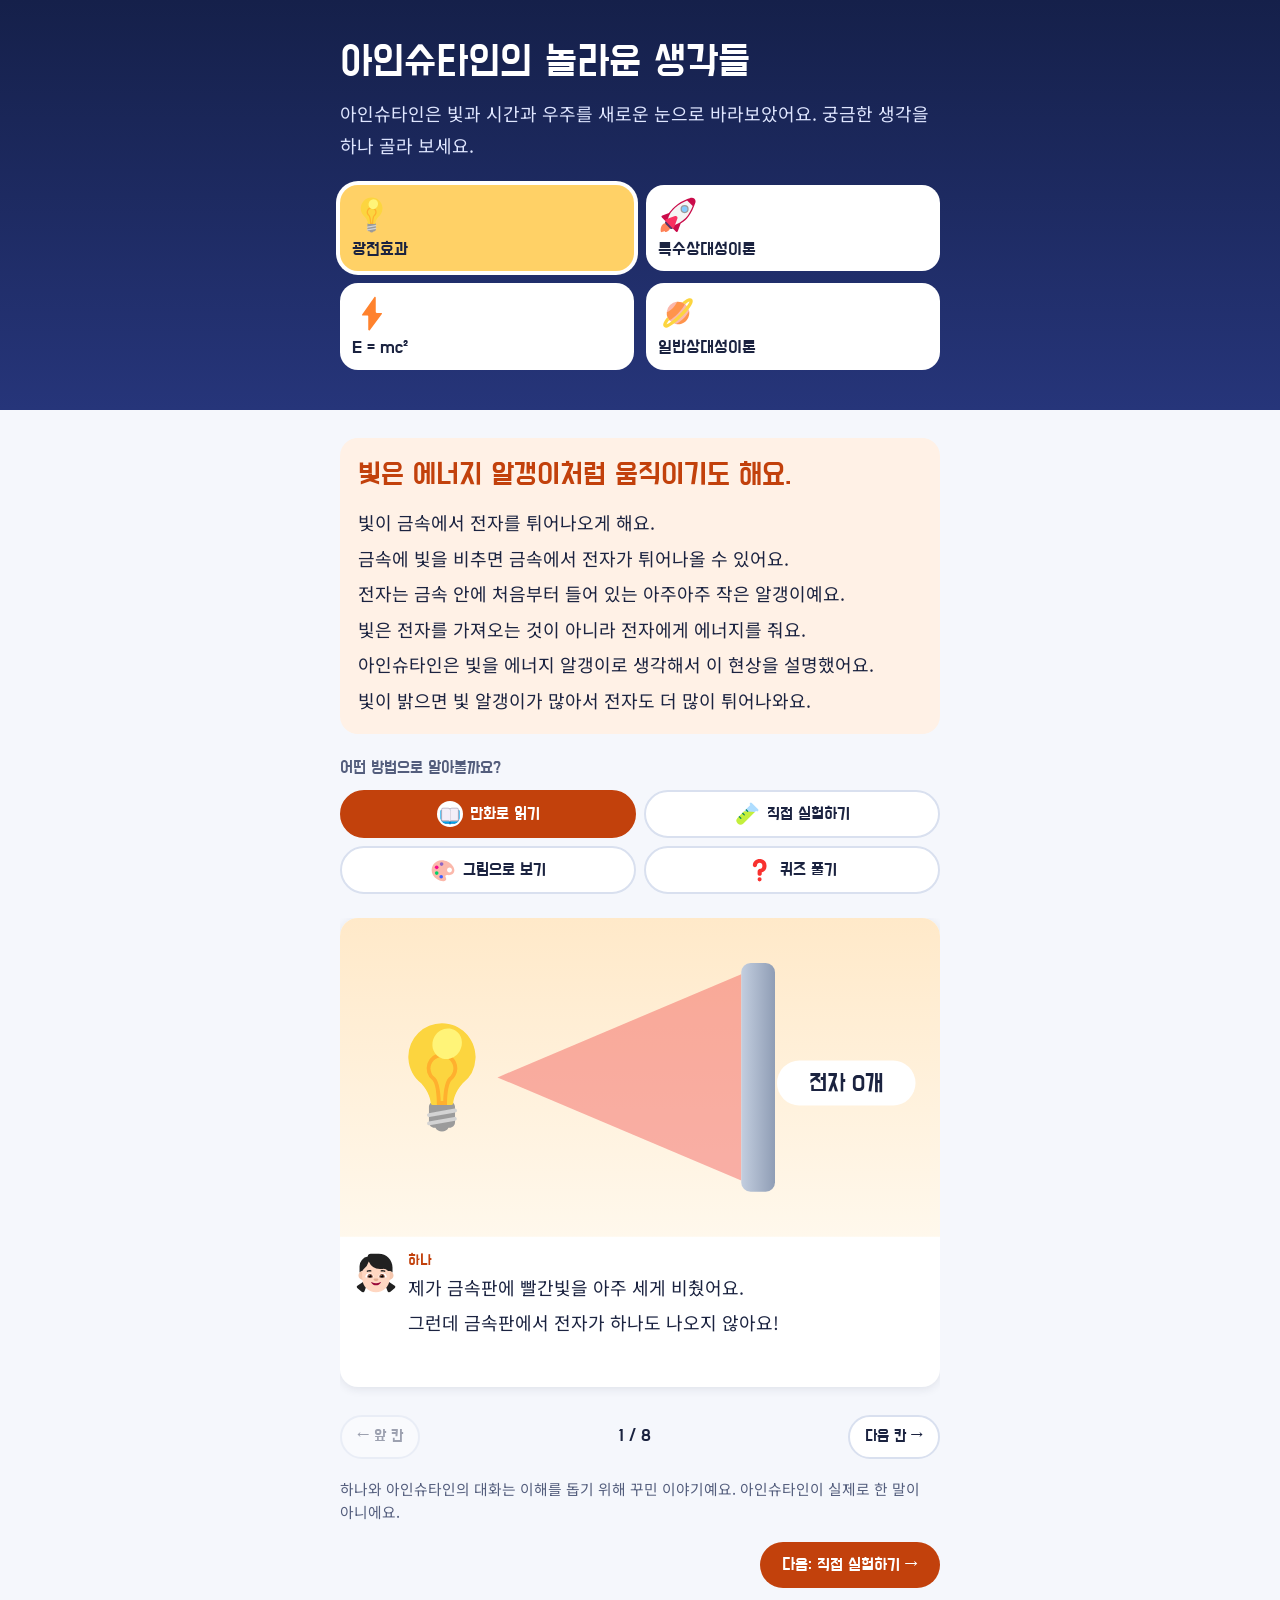
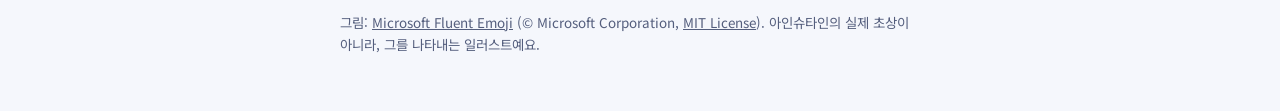
<file: amazing-ideas-samples.html>
<!doctype html>
<html lang="ko">
<head>
<meta charset="utf-8">
<meta name="viewport" content="width=device-width, initial-scale=1, viewport-fit=cover">
<title>아인슈타인의 놀라운 생각들</title>
<meta name="claude:viewport-fit-sides" content="cover">
<link rel="preconnect" href="https://fonts.googleapis.com">
<link rel="stylesheet" href="https://fonts.googleapis.com/css2?family=Do+Hyeon&family=Noto+Sans+KR:wght@400;700&display=swap">
<style>
/* Layout: 밤하늘 띠 위에 네 가지 생각을 큰 카드로 먼저 보여 주고, 그 아래에서 설명 방법을 고른다. 한 가지 그림책 같은 밝은 테마로 고정한다. 휴대폰과 PC 모두 폭 600px 안의 한 단으로 보여 준다. */
:root {
  color-scheme: light;
  --night: #15204a; --night2: #26357a; --paper: #f5f7fc; --sheet: #ffffff;
  --ink: #1b2340; --soft: #545e7d; --line: #d9e0ef; --gold: #ffd166;
  --accent: #c2410c; --tint: #fff1e6;
  --display: "Do Hyeon", "Apple SD Gothic Neo", "Malgun Gothic", sans-serif;
  --body: "Noto Sans KR", "Apple SD Gothic Neo", "Malgun Gothic", sans-serif;
}
* { box-sizing: border-box; }
html { -webkit-text-size-adjust: 100%; text-size-adjust: 100%; }
body { margin: 0; background: var(--paper); color: var(--ink); font: 18px/1.75 var(--body); word-break: keep-all; }
h1, h2, h3 { font-family: var(--display); font-weight: 400; line-height: 1.3; margin: 0; text-wrap: balance; }
p { margin: 0; }
.inner { max-width: 632px; margin: 0 auto; padding-left: max(16px, env(safe-area-inset-left, 0px)); padding-right: max(16px, env(safe-area-inset-right, 0px)); }
.hero { background: linear-gradient(180deg, var(--night), var(--night2)); color: #fff; }
.hero .inner { padding-block: 36px 40px; display: grid; gap: 24px; }
.hero h1 { font-size: clamp(2.1rem, 7vw, 2.6rem); }
.hero p { color: #dfe6ff; max-width: 40em; }
.ideas { display: grid; grid-template-columns: repeat(2, minmax(0, 1fr)); gap: 12px; }
.idea { font: inherit; color: var(--ink); background: #fff; border: 0; border-radius: 18px; padding: 10px 12px; text-align: left; cursor: pointer; display: grid; gap: 4px; align-content: start; min-width: 0; transition: transform .15s; }
.idea img { width: 40px; height: 40px; }
.idea b { font: 400 1.12rem/1.25 var(--display); }
.idea[aria-pressed="true"] { background: var(--gold); box-shadow: 0 0 0 4px #fff; }
main.inner { padding-block: 28px 56px; display: grid; gap: 24px; }
.core { background: var(--tint); border-radius: 18px; padding: 18px; display: grid; gap: 12px; }
.core h2 { font-size: clamp(1.55rem, 4.5vw, 1.9rem); color: var(--accent); }
.lines { display: grid; gap: 4px; }
.pick { display: grid; gap: 10px; }
.pick h3 { font-size: 1.05rem; color: var(--soft); }
.methods { display: grid; grid-template-columns: repeat(2, minmax(0, 1fr)); gap: 8px; }
.method { font: 400 1.04rem/1.25 var(--display); color: var(--ink); background: var(--sheet); border: 2px solid var(--line); border-radius: 999px; padding: 8px 12px; min-height: 48px; cursor: pointer; display: flex; align-items: center; justify-content: center; gap: 7px; min-width: 0; }
.method img { width: 26px; height: 26px; flex: none; }
.method[aria-pressed="true"] { background: var(--accent); border-color: var(--accent); color: #fff; }
.method[aria-pressed="true"] img { background: #fff; border-radius: 50%; padding: 2px; }
button:focus-visible, input:focus-visible { outline: 3px solid #2563eb; outline-offset: 3px; }
#stage { display: grid; gap: 18px; min-width: 0; }
.note { font-size: .92rem; color: var(--soft); line-height: 1.6; }
.next { justify-self: end; font: 400 1.08rem/1.3 var(--display); color: #fff; background: var(--accent); border: 0; border-radius: 999px; padding: 12px 22px; cursor: pointer; }
/* 만화 */
.panels { display: grid; grid-auto-flow: column; grid-auto-columns: 100%; gap: 16px; overflow-x: auto; scroll-snap-type: x mandatory; scrollbar-width: none; padding-bottom: 10px; }
.panels::-webkit-scrollbar { display: none; }
.flip { display: flex; align-items: center; justify-content: space-between; gap: 10px; font-family: var(--display); }
.flip .retry:disabled { opacity: .4; cursor: default; }
.panel { background: var(--sheet); border-radius: 18px; overflow: hidden; box-shadow: 0 2px 10px rgba(27, 35, 64, .1); display: flex; flex-direction: column; min-width: 0; scroll-snap-align: start; scroll-snap-stop: always; }
.panel svg { display: block; width: 100%; height: auto; }
.talk { display: flex; gap: 10px; padding: 14px; align-items: flex-start; flex: 1; }
.talk img { width: 44px; height: 44px; flex: none; }
.talk div { min-width: 0; }
.who { font: 400 .92rem/1.3 var(--display); color: var(--accent); display: block; margin-bottom: 2px; }
.talk p + p { margin-top: 3px; }
/* 그림과 실험 */
.sheet { background: var(--sheet); border-radius: 18px; padding: 14px; display: grid; grid-template-columns: minmax(0, 1fr); gap: 16px; box-shadow: 0 2px 10px rgba(27, 35, 64, .1); min-width: 0; }
.sheet h3 { font-size: 1.32rem; }
.sheet svg, .sheet canvas { display: block; width: 100%; height: auto; border-radius: 12px; }
.mission { background: var(--tint); border-radius: 12px; padding: 10px 14px; }
.mission b { font-family: var(--display); font-weight: 400; color: var(--accent); display: block; }
.mission ol { margin: 2px 0 0; padding-left: 1.3em; display: grid; gap: 2px; }
.controls { display: grid; grid-template-columns: minmax(0, 1fr); gap: 16px; align-items: start; }
.control { display: grid; gap: 2px; min-width: 0; }
.control label { font-family: var(--display); }
.ends { display: flex; justify-content: space-between; gap: 12px; font-size: .84rem; line-height: 1.4; color: var(--soft); }
.control output { color: var(--accent); margin-left: 8px; }
input[type="range"] { -webkit-appearance: none; appearance: none; width: 100%; height: 44px; margin: 0; background: transparent; cursor: pointer; }
input[type="range"]::-webkit-slider-runnable-track { height: 8px; border-radius: 999px; background: var(--line); }
input[type="range"]::-moz-range-track { height: 8px; border-radius: 999px; background: var(--line); }
input[type="range"]::-webkit-slider-thumb { -webkit-appearance: none; width: 28px; height: 28px; margin-top: -10px; border-radius: 50%; background: var(--accent); border: 3px solid #fff; box-shadow: 0 1px 4px rgba(27, 35, 64, .4); }
input[type="range"]::-moz-range-thumb { box-sizing: border-box; width: 28px; height: 28px; border-radius: 50%; background: var(--accent); border: 3px solid #fff; box-shadow: 0 1px 4px rgba(27, 35, 64, .4); }
.stats { display: grid; grid-template-columns: minmax(0, 1fr); gap: 12px; }
.stat { background: var(--paper); border-radius: 12px; padding: 10px 12px; min-width: 0; }
.stat span { display: block; font-size: .88rem; line-height: 1.4; color: var(--soft); }
.stat b { display: block; font: 400 1.4rem/1.3 var(--display); overflow-wrap: anywhere; margin-top: 4px; }
.result { font-weight: 700; }
.things { display: flex; flex-wrap: wrap; gap: 8px; }
.thing { font: inherit; font-size: .96rem; color: var(--ink); background: var(--paper); border: 2px solid var(--line); border-radius: 999px; padding: 4px 13px 4px 7px; min-height: 44px; display: flex; align-items: center; gap: 6px; cursor: pointer; }
.thing img { width: 26px; height: 26px; }
.thing[aria-pressed="true"] { border-color: var(--accent); background: var(--tint); }
.steps { display: grid; grid-template-columns: minmax(0, 1fr); gap: 12px; margin: 0; padding: 0; list-style: none; counter-reset: s; }
.steps li { min-width: 0; background: var(--paper); border-radius: 12px; padding: 12px 14px; counter-increment: s; }
.steps b { font-family: var(--display); font-weight: 400; font-size: 1.08rem; display: block; margin-bottom: 4px; }
.steps b::before { content: counter(s) ". "; color: var(--accent); }
.steps p + p { margin-top: 4px; }
.cases { display: grid; grid-template-columns: minmax(0, 1fr); gap: 12px; }
.case { background: var(--paper); border-radius: 12px; padding: 12px; display: grid; gap: 6px; align-content: start; min-width: 0; }
.case b { font-family: var(--display); font-weight: 400; font-size: 1.08rem; }
.tbl-wrap { overflow-x: auto; }
.tbl { width: 100%; border-collapse: collapse; font-size: .95rem; line-height: 1.45; }
.tbl th, .tbl td { text-align: left; padding: 8px 10px; border-bottom: 1px solid var(--line); vertical-align: top; }
.tbl th { font-family: var(--display); font-weight: 400; background: var(--paper); }
#houses { display: flex; flex-wrap: wrap; gap: 6px; align-items: center; }
#houses img { width: 42px; height: 42px; }
.life { display: flex; gap: 12px; align-items: flex-start; background: var(--tint); border-radius: 12px; padding: 12px 14px; }
.life img { width: 40px; height: 40px; flex: none; }
.life div { min-width: 0; }
.life b { font-family: var(--display); font-weight: 400; color: var(--accent); display: block; }
/* 퀴즈 */
.q { background: var(--sheet); border-radius: 18px; padding: 18px; display: grid; gap: 12px; box-shadow: 0 2px 10px rgba(27, 35, 64, .1); }
.q h3 { font-size: 1.18rem; line-height: 1.45; }
.opts { display: grid; gap: 8px; }
.opt { font: inherit; text-align: left; color: var(--ink); background: var(--paper); border: 2px solid var(--line); border-radius: 12px; padding: 9px 14px; min-height: 48px; cursor: pointer; }
.opt:disabled { cursor: default; color: var(--ink); }
.opt.right { background: #d9f5e6; border-color: #15803d; font-weight: 700; }
.opt.wrong { background: #fde4e4; border-color: #dc2626; }
.why { background: var(--tint); border-radius: 12px; padding: 10px 14px; display: grid; gap: 3px; }
.why b { font-family: var(--display); font-weight: 400; color: var(--accent); }
.score { display: flex; flex-wrap: wrap; align-items: center; justify-content: space-between; gap: 10px; font-family: var(--display); font-size: 1.14rem; }
.retry { font: 400 1rem/1.3 var(--display); color: var(--ink); background: var(--sheet); border: 2px solid var(--line); border-radius: 999px; padding: 7px 15px; min-height: 44px; cursor: pointer; }
/* 더 알아보기 */
.more { background: var(--paper); border-radius: 12px; padding: 0 14px; min-width: 0; }
.more > summary { font-family: var(--display); font-size: 1.04rem; line-height: 1.4; padding: 11px 0; cursor: pointer; list-style: none; display: flex; gap: 8px; }
.more > summary::-webkit-details-marker { display: none; }
.more > summary::before { content: "+"; color: var(--accent); flex: none; width: 1em; text-align: center; }
.more[open] > summary::before { content: "−"; }
.more-in { display: grid; grid-template-columns: minmax(0, 1fr); gap: 12px; padding-bottom: 14px; }
.more .stat, .more .case { background: var(--sheet); }
.life .more { background: var(--sheet); margin-top: 8px; }
summary:focus-visible { outline: 3px solid #2563eb; outline-offset: 2px; }
footer { color: var(--soft); font-size: .84rem; line-height: 1.6; }
footer a { color: inherit; }
@media (hover: hover) {
  .idea:hover { transform: translateY(-3px); }
  .method:hover, .opt:hover:enabled { border-color: var(--accent); }
}
@media (prefers-reduced-motion: reduce) { .idea { transition: none; } .idea:hover { transform: none; } }
</style>
</head>
<body>

<svg width="0" height="0" style="position:absolute" aria-hidden="true"><defs>
  <linearGradient id="gSky" x1="0" y1="0" x2="0" y2="1"><stop offset="0" stop-color="#d7ecff"/><stop offset="1" stop-color="#f4faff"/></linearGradient>
  <linearGradient id="gWarm" x1="0" y1="0" x2="0" y2="1"><stop offset="0" stop-color="#ffe9c9"/><stop offset="1" stop-color="#fff8ec"/></linearGradient>
  <linearGradient id="gNight" x1="0" y1="0" x2="0" y2="1"><stop offset="0" stop-color="#15204a"/><stop offset="1" stop-color="#2d3c86"/></linearGradient>
  <linearGradient id="gMetal" x1="0" y1="0" x2="1" y2="0"><stop offset="0" stop-color="#c3cedf"/><stop offset="1" stop-color="#8f9db5"/></linearGradient>
  <radialGradient id="gBall" cx=".35" cy=".3" r=".8"><stop offset="0" stop-color="#7c6bb0"/><stop offset="1" stop-color="#2f2558"/></radialGradient>
  <radialGradient id="gE"><stop offset="0" stop-color="#fff3bf"/><stop offset=".6" stop-color="#ffc533"/><stop offset="1" stop-color="#f59f00"/></radialGradient>
</defs></svg>

<header class="hero"><div class="inner">
  <div style="display:grid;gap:8px">
    <h1>아인슈타인의 놀라운 생각들</h1>
    <p>아인슈타인은 빛과 시간과 우주를 새로운 눈으로 바라보았어요. 궁금한 생각을 하나 골라 보세요.</p>
  </div>
  <div class="ideas" id="ideas" role="group" aria-label="놀라운 생각 고르기"></div>
</div></header>

<main class="inner">
  <section class="core" id="core"></section>
  <section class="pick">
    <h3>어떤 방법으로 알아볼까요?</h3>
    <div class="methods" id="methods" role="group" aria-label="설명 방법 고르기"></div>
  </section>
  <section id="stage"></section>
  <footer>그림: <a href="https://github.com/microsoft/fluentui-emoji" target="_blank" rel="noopener">Microsoft Fluent Emoji</a> (© Microsoft Corporation, <a href="https://github.com/microsoft/fluentui-emoji/blob/main/LICENSE" target="_blank" rel="noopener">MIT License</a>). 아인슈타인의 실제 초상이 아니라, 그를 나타내는 일러스트예요.</footer>
</main>

<script>
const ICONS = {"man-white-hair-light":"[data-uri]","girl-light":"[data-uri]","open-book":"[data-uri]","test-tube":"[data-uri]","artist-palette":"[data-uri]","red-question-mark":"[data-uri]","light-bulb":"[data-uri]","rocket":"[data-uri]","high-voltage":"[data-uri]","ringed-planet":"[data-uri]","coin":"[data-uri]","bullet-train":"[data-uri]","baseball":"[data-uri]","alarm-clock":"[data-uri]","globe-showing-asia-australia":"[data-uri]","paperclip":"[data-uri]","house":"[data-uri]","sun":"[data-uri]","glowing-star":"[data-uri]","satellite":"[data-uri]","camera":"[data-uri]","mobile-phone":"[data-uri]","sheaf-of-rice":"[data-uri]","red-apple":"[data-uri]"};
const EIN = "man-white-hair-light", HANA = "girl-light";

const METHODS = [
  { id: "comic", name: "만화로 읽기", icon: "open-book" },
  { id: "lab", name: "직접 실험하기", icon: "test-tube" },
  { id: "guide", name: "그림으로 보기", icon: "artist-palette" },
  { id: "quiz", name: "퀴즈 풀기", icon: "red-question-mark" }
];
const IDEAS = [
  { id: "photo", name: "광전효과", icon: "light-bulb", hint: "빛이 금속에서 전자를 튀어나오게 해요.", accent: "#c2410c", tint: "#fff1e6",
    core: "빛은 에너지 알갱이처럼 움직이기도 해요.",
    lines: ["금속에 빛을 비추면 금속에서 전자가 튀어나올 수 있어요.", "전자는 금속 안에 처음부터 들어 있는 아주아주 작은 알갱이예요.", "빛은 전자를 가져오는 것이 아니라 전자에게 에너지를 줘요.", "아인슈타인은 빛을 에너지 알갱이로 생각해서 이 현상을 설명했어요.", "빛이 밝으면 빛 알갱이가 많아서 전자도 더 많이 튀어나와요."] },
  { id: "special", name: "특수상대성이론", icon: "rocket", hint: "아주 빠른 우주선의 시계는 더 느리게 가요.", accent: "#1d4ed8", tint: "#e8f0ff",
    core: "빛의 속도는 누가 재도 똑같아요.",
    lines: ["아인슈타인은 빛의 속도가 변하지 않는다는 사실에서 출발했어요.", "빛의 속도가 변하지 않으면, 대신 시간과 길이가 달라져야 해요.", "그래서 아주 빠른 우주선의 시계는 밖에서 재면 더 느리게 가요."] },
  { id: "energy", name: "E = mc²", icon: "high-voltage", hint: "작은 질량도 큰 에너지와 맞먹어요.", accent: "#be123c", tint: "#ffe9ee",
    core: "질량과 에너지는 서로 맞먹어요.",
    lines: ["질량은 물체에 들어 있는 물질의 양이에요.", "아인슈타인은 질량이 에너지로, 에너지가 질량으로 바뀔 수 있다고 밝혔어요.", "E = mc²은 질량이 얼마만큼의 에너지와 맞먹는지 알려 주는 식이에요."] },
  { id: "general", name: "일반상대성이론", icon: "ringed-planet", hint: "무거운 천체가 공간과 시간을 휘게 해요.", accent: "#0f766e", tint: "#e0f5f2",
    core: "무거운 천체는 주변의 공간과 시간을 휘게 해요.",
    lines: ["아인슈타인은 중력을 휘어진 공간과 시간으로 설명했어요.", "지구는 태양이 휘게 한 공간을 따라 태양 둘레를 돌아요.", "빛도 무거운 천체 옆을 지날 때 그 휘어진 길을 따라가요."] }
];
const state = { idea: "photo", method: "comic" };

/* ---------- 그림 도구 ---------- */
const more = (title, body) => `<details class="more"><summary>${title}</summary><div class="more-in">${body}</div></details>`;
const mission = (steps) => `<div class="mission"><b>해 보기</b><ol>${steps.map(t => `<li>${t}</li>`).join("")}</ol></div>`;
const INK = "#1b2340";
const ic = (n, x, y, s, rot = 0, flip = false) => {
  const c = `<image href="${ICONS[n]}" x="${x}" y="${y}" width="${s}" height="${s}"/>`;
  const t = [];
  if (rot) t.push(`rotate(${rot} ${x + s / 2} ${y + s / 2})`);
  if (flip) t.push(`translate(${2 * x + s} 0) scale(-1 1)`);
  return t.length ? `<g transform="${t.join(" ")}">${c}</g>` : c;
};
let TS = 1;
const txt = (x, y, t, size = 14, fill = INK) => `<text x="${x}" y="${y}" font-size="${size * TS}" fill="${fill}" text-anchor="middle" font-family="'Do Hyeon', sans-serif">${t}</text>`;
const tag = (x, y, t, bg = "#ffffff", fill = INK, size = 13) => {
  const s = size * TS, w = [...t].length * s * .86 + 18;
  return `<rect x="${x - w / 2}" y="${y - s - 3}" width="${w}" height="${s + 11}" rx="${(s + 11) / 2}" fill="${bg}"/>` + txt(x, y, t, size, fill);
};
const svg = (w, h, label, s) => `<svg viewBox="0 0 ${w} ${h}" role="img" aria-label="${label}">${s}</svg>`;
const bg = (w, h, id) => `<rect width="${w}" height="${h}" fill="url(#${id})"/>`;
const stars = (w, h) => [[.08, .16], [.3, .1], [.52, .2], [.72, .08], [.92, .2], [.16, .84], [.62, .92], [.88, .78], [.42, .72]].map(p => `<circle cx="${p[0] * w}" cy="${p[1] * h}" r="1.6" fill="#fff" opacity=".8"/>`).join("");
const metal = (x, y, w, h) => `<rect x="${x}" y="${y}" width="${w}" height="${h}" rx="5" fill="url(#gMetal)"/>`;
const elec = (x, y, r = 8) => `<circle cx="${x}" cy="${y}" r="${r}" fill="url(#gE)"/>`;
const beam = (x1, y1, x2, y2a, y2b, c, o = .3) => `<path d="M${x1} ${y1} L${x2} ${y2a} V${y2b}Z" fill="${c}" opacity="${o}"/>`;
const ball = (x, y, r) => `<circle cx="${x}" cy="${y}" r="${r}" fill="url(#gBall)"/><g fill="#1b1538"><circle cx="${x - r * .12}" cy="${y - r * .42}" r="${r * .1}"/><circle cx="${x + r * .18}" cy="${y - r * .46}" r="${r * .1}"/><circle cx="${x + r * .04}" cy="${y - r * .18}" r="${r * .1}"/></g>`;
/* 트램펄린: 가운데가 넓고 완만하게 꺼진 천을 격자로 그린다. */
const sheetXY = (x, y) => { const r2 = x * x + y * y; return [160 + x, 58 + y * .42 + 66 * Math.exp(-r2 / 7200)]; };
const sheet = () => {
  const lines = [];
  for (let a = -130; a <= 130; a += 26) {
    const u = [], v = [];
    for (let b = -104; b <= 104; b += 8) u.push(sheetXY(a, b).map(n => n.toFixed(1)).join(","));
    for (let b = -130; b <= 130; b += 8) v.push(sheetXY(b, a * .8).map(n => n.toFixed(1)).join(","));
    lines.push(`<polyline points="${u.join(" ")}"/><polyline points="${v.join(" ")}"/>`);
  }
  return `<g fill="none" stroke="#2f7fc1" stroke-width="1.3">${lines.join("")}</g>`;
};
const ORBIT = "M62 76 A98 41 0 1 0 258 76 A98 41 0 1 0 62 76";
/* 빛 시계 한 쌍: 빛의 속도의 60%라서 움직이는 시계는 한 번 오가는 데 1.25배 걸린다. */
const clockPair = () => `<g fill="#dfe7f3"><rect x="24" y="38" width="62" height="7" rx="3"/><rect x="24" y="128" width="62" height="7" rx="3"/></g>
  <circle cx="55" r="7" fill="#ffd166"><animate attributeName="cy" values="128;45;128" dur="2s" repeatCount="indefinite"/></circle>
  <path d="M55 128 V45" stroke="#ffd166" stroke-width="2" stroke-dasharray="4 5"/>
  <path d="M135 128 L202 45 L270 128" fill="none" stroke="#ffd166" stroke-width="2" stroke-dasharray="4 5"/>
  <g><g fill="#dfe7f3"><rect x="-31" y="38" width="62" height="7" rx="3"/><rect x="-31" y="128" width="62" height="7" rx="3"/></g><animateTransform attributeName="transform" type="translate" from="135 0" to="270 0" dur="2.5s" repeatCount="indefinite"/></g>
  <circle r="7" fill="#ffd166"><animateMotion dur="2.5s" repeatCount="indefinite" path="M135 128 L202 45 L270 128"/></circle>`;
/* 일식: 달이 태양을 가리면 하늘이 어두워지고 별과 코로나가 보인다. */
const eclipse = (cx, cy, r, w, h) => {
  const kt = "0;.3;.42;.6;.72;1", dur = "9s";
  return `<defs><radialGradient id="gCorona"><stop offset=".42" stop-color="#ffffff"/><stop offset=".55" stop-color="#e6eeff" stop-opacity=".85"/><stop offset=".78" stop-color="#b9cbff" stop-opacity=".25"/><stop offset="1" stop-color="#b9cbff" stop-opacity="0"/></radialGradient></defs>
  <rect width="${w}" height="${h}" fill="#090d24"/>
  <rect width="${w}" height="${h}" fill="#7cc4f5"><animate attributeName="opacity" values="1;1;0;0;1;1" keyTimes="${kt}" dur="${dur}" repeatCount="indefinite"/></rect>
  <circle cx="${cx}" cy="${cy}" r="${r}" fill="#fff4b8"/>
  <circle cx="${cx}" cy="${cy}" r="${r * 2.5}" fill="url(#gCorona)" opacity="0"><animate attributeName="opacity" values="0;0;1;1;0;0" keyTimes="${kt}" dur="${dur}" repeatCount="indefinite"/></circle>
  <circle cy="${cy}" r="${r * 1.02}" fill="#05070f"><animate attributeName="cx" values="${cx - r * 3.4};${cx - r * .7};${cx};${cx};${cx + r * .7};${cx + r * 3.4}" keyTimes="${kt}" dur="${dur}" repeatCount="indefinite"/></circle>`;
};
const afterFusion = (inner) => `<g opacity="0">${inner}<animate attributeName="opacity" values="0;0;1;1" keyTimes="0;.44;.46;1" dur="4s" repeatCount="indefinite"/></g>`;
const nightOnly = (inner) => `<g opacity="0">${inner}<animate attributeName="opacity" values="0;0;1;1;0;0" keyTimes="0;.3;.42;.6;.72;1" dur="9s" repeatCount="indefinite"/></g>`;
/* GPS: 위로 갈수록 중력이 약해지는 모습과 시간 차이를 함께 그린다. 차이는 크게 과장했다. */
const gpsScene = () => `${bg(480, 255, "gNight")}${stars(480, 255)}
  <circle cx="120" cy="330" r="130" fill="#3b82f6"/>
  <g fill="none" stroke="#ffd166"><circle cx="120" cy="330" r="165" stroke-width="5" opacity=".75"/><circle cx="120" cy="330" r="205" stroke-width="3.5" opacity=".5"/><circle cx="120" cy="330" r="255" stroke-width="2" opacity=".3"/></g>
  <circle cx="120" cy="330" r="315" fill="none" stroke="#fff" stroke-width="1.5" stroke-dasharray="4 6"/>
  ${ic("mobile-phone", 100, 165, 40)}
  <g>${ic("satellite", -24, -24, 48)}<animateMotion dur="10s" repeatCount="indefinite" path="M30 28 A315 315 0 0 1 345 110 A315 315 0 0 0 30 28"/></g>
  ${tag(48, 140, "땅: 중력 강함", "#ffd166", INK, 13)}
  ${tag(400, 30, "약 2만 km 높이", "#ffffff", INK, 13)}${tag(400, 60, "중력 약함", "#ffd166", INK, 13)}
  <rect x="196" y="122" width="274" height="124" rx="12" fill="#0f1738" opacity=".95"/>
  ${txt(333, 144, "시간이 흐르는 빠르기 (크게 과장)", 13, "#fff")}
  <rect x="208" y="170" width="250" height="13" rx="6" fill="#2a3566"/><rect x="208" y="170" height="13" rx="6" fill="#7fd0ff" width="0"><animate attributeName="width" values="0;250;250" keyTimes="0;.92;1" dur="5.5s" repeatCount="indefinite"/></rect>
  <rect x="208" y="214" width="250" height="13" rx="6" fill="#2a3566"/><rect x="208" y="214" height="13" rx="6" fill="#ffd166" width="0"><animate attributeName="width" values="0;250;250" keyTimes="0;.68;1" dur="5.5s" repeatCount="indefinite"/></rect>
  ${txt(245, 164, "땅의 시계", 13, "#7fd0ff")}${txt(250, 208, "위성의 시계", 13, "#ffd166")}`;
const COMPARE_TABLE = `<div class="tbl-wrap"><table class="tbl"><thead><tr><th>움직이는 것</th><th>빠르기</th><th>지구의 시계로 1년 동안 덜 가는 시간</th></tr></thead><tbody>
  <tr><td>자동차</td><td>시속 100km</td><td>약 0.00000014초</td></tr>
  <tr><td>여객기</td><td>시속 900km</td><td>약 0.00001초</td></tr>
  <tr><td>GPS 위성</td><td>시속 약 1만 4천 km</td><td>약 0.0026초</td></tr>
  <tr><td>우주선 (상상)</td><td>빛의 속도의 90%</td><td>약 206일</td></tr>
  <tr><td>우주선 (상상)</td><td>빛의 속도의 99%</td><td>약 314일</td></tr>
</tbody></table></div><p class="note">특수상대성이론의 식으로 계산한 값이고, 속도의 효과만 따졌어요. 빛의 속도는 시속 약 10억 8천만 km예요.</p>`;
const NAME_TABLE = more("두 이론은 무엇이 다를까요?", `<div class="tbl-wrap"><table class="tbl"><thead><tr><th></th><th>특수상대성이론</th><th>일반상대성이론</th></tr></thead><tbody>
  <tr><td>발표</td><td>1905년</td><td>1915~1916년</td></tr>
  <tr><td>다루는 것</td><td>중력이 없고 일정하게 움직이는 경우</td><td>중력까지 포함한 더 넓은 경우</td></tr>
  <tr><td>이름의 뜻</td><td>"특수"는 범위가 좁은 특별한 경우라는 뜻이에요.</td><td>"일반"은 더 넓게 두루 적용된다는 뜻이에요.</td></tr>
  <tr><td>핵심 내용</td><td>빛의 속도는 같고, 시간과 길이가 달라져요.</td><td>무거운 천체가 공간과 시간을 휘게 해요.</td></tr>
</tbody></table></div><p class="note">"상대성"은 시간과 길이를 재는 값이 누가 어떻게 움직이며 재는지에 따라 달라진다는 뜻이에요.</p>`);

const RED = "#ef4444", BLUE = "#2563eb", GREEN = "#10b981";

const COMIC = {
  photo: [
    { who: "하나", say: ["제가 금속판에 빨간빛을 아주 세게 비췄어요.", "그런데 금속판에서 전자가 하나도 나오지 않아요!"],
      art: svg(320, 170, "전구가 금속판에 빨간빛을 비추지만 전자가 나오지 않는 그림", bg(320, 170, "gWarm") + ic("light-bulb", 22, 52, 66) + beam(84, 85, 214, 30, 140, RED, .4) + metal(214, 24, 18, 122) + tag(270, 92, "전자 0개")) },
    { who: "아인슈타인", say: ["하나야, 이번에는 금속판에 파란빛을 약하게 비춰 보렴.", "그러면 금속판 안에 있던 전자가 튀어나올 거야."],
      art: svg(320, 170, "전구가 파란빛을 약하게 비추자 금속판에서 전자가 튀어나오는 그림", bg(320, 170, "gSky") + ic("light-bulb", 22, 52, 66) + beam(84, 85, 214, 50, 120, BLUE, .25) + metal(214, 18, 18, 112) + elec(188, 28) + elec(150, 36) + elec(188, 140) + elec(150, 132) + tag(275, 80, "전자 나와요")) },
    { who: "아인슈타인", say: ["빛은 에너지 알갱이처럼 움직인단다.", "파란빛 알갱이 하나는 빨간빛 알갱이 하나보다 에너지가 더 커."],
      art: svg(320, 170, "작은 빨간빛 알갱이와 큰 파란빛 알갱이를 비교한 그림", bg(320, 170, "gSky") + `<circle cx="90" cy="82" r="20" fill="${RED}"/><circle cx="225" cy="82" r="44" fill="${BLUE}"/>` + tag(90, 34, "에너지가 작아요") + tag(225, 28, "에너지가 커요") + txt(90, 130, "빨간빛 알갱이", 15) + txt(225, 150, "파란빛 알갱이", 15)) },
    { who: "하나", say: ["파란빛을 더 밝게 비췄더니 금속판에서 전자가 더 많이 튀어나와요!"],
      art: svg(320, 170, "밝은 파란빛을 비추자 금속판의 빛을 받은 쪽에서 전자가 많이 튀어나오는 그림", bg(320, 170, "gSky") + ic("light-bulb", 22, 52, 66) + beam(84, 85, 214, 18, 130, BLUE, .5) + metal(214, 18, 18, 112) + elec(192, 34) + elec(164, 58) + elec(196, 74) + elec(150, 92) + elec(186, 108) + elec(160, 124) + tag(275, 80, "전자 많아요")) },
    { who: "아인슈타인", say: ["밝은 빛에는 빛 알갱이가 더 많이 들어 있단다.", "빛 알갱이가 많으면 튀어나오는 전자도 많아져."],
      art: svg(320, 170, "어두운 빛은 빛 알갱이와 전자가 적고 밝은 빛은 빛 알갱이와 전자가 많은 것을 비교한 그림", bg(320, 170, "gWarm") + tag(82, 28, "어두운 빛") + tag(238, 28, "밝은 빛") + [[56, 62], [108, 88], [62, 112]].map(c => `<circle cx="${c[0]}" cy="${c[1]}" r="9" fill="${BLUE}"/>`).join("") + [[184, 58], [214, 52], [244, 60], [276, 54], [194, 86], [228, 84], [262, 88], [184, 114], [216, 112], [250, 116], [282, 112]].map(c => `<circle cx="${c[0]}" cy="${c[1]}" r="9" fill="${BLUE}"/>`).join("") + elec(86, 146) + elec(196, 146) + elec(238, 146) + elec(280, 146)) },
    { who: "하나", say: ["아, 뽑기 기계와 비슷하네요!", "500원을 넣어야 움직이는 기계는 10원짜리 동전을 아무리 많이 넣어도 움직이지 않으니까요."],
      art: svg(320, 170, "10원 동전 여러 개로는 500원 뽑기 기계가 움직이지 않는 비유 그림", bg(320, 170, "gWarm") + ic("coin", 30, 42, 44) + ic("coin", 72, 66, 44) + ic("coin", 26, 92, 44) + txt(62, 156, "10원 동전 여러 개", 13) + `<path d="M130 85 H165" stroke="${INK}" stroke-width="3" stroke-linecap="round"/><path d="M158 77 L168 85 L158 93" fill="none" stroke="${INK}" stroke-width="3" stroke-linecap="round"/><rect x="185" y="18" width="104" height="136" rx="16" fill="#f43f5e"/><circle cx="237" cy="66" r="36" fill="#fff"/><circle cx="224" cy="62" r="10" fill="#ffd166"/><circle cx="248" cy="74" r="10" fill="#60a5fa"/><circle cx="244" cy="50" r="10" fill="#34d399"/>` + tag(237, 134, "500원만 돼요"))
    },
    { who: "하나", say: ["그런데 전자를 내보내지 못한 빨간빛 알갱이는 어디로 가요?"],
      art: svg(320, 170, "빨간빛 알갱이가 금속판을 향해 가는 그림", bg(320, 170, "gWarm") + ic("light-bulb", 22, 52, 66) + [100, 136, 172].map(x => `<circle cx="${x}" cy="85" r="9" fill="${RED}"/>`).join("") + metal(214, 24, 18, 122) + ic("red-question-mark", 250, 58, 54)) },
    { who: "아인슈타인", say: ["일부는 금속판에서 튕겨 나가고, 일부는 금속판에 흡수된단다.", "금속 안의 전자가 그 에너지를 받아서 금속의 원자에 나눠 준단다.", "그러면 원자가 더 활발하게 떨리면서 금속판이 아주 조금 따뜻해져."],
      art: svg(320, 170, "빨간빛 알갱이의 일부는 금속판에서 튕겨 나가고 일부는 흡수되어 금속판을 따뜻하게 하는 그림", bg(320, 170, "gWarm") + metal(214, 24, 18, 122) + `<rect x="214" y="92" width="18" height="54" rx="5" fill="#f97316" opacity=".8"/><path d="M40 34 L205 58" stroke="${RED}" stroke-width="3"/><path d="M205 58 L60 76" stroke="${RED}" stroke-width="3" stroke-dasharray="6 6"/><path d="M40 118 L205 118" stroke="${RED}" stroke-width="3"/><path d="M246 104 q8 -8 0 -16 q-8 -8 0 -16M262 118 q8 -8 0 -16 q-8 -8 0 -16" fill="none" stroke="#f97316" stroke-width="3" stroke-linecap="round"/>` + `<circle cx="40" cy="34" r="8" fill="${RED}"/><circle cx="60" cy="76" r="8" fill="${RED}"/><circle cx="40" cy="118" r="8" fill="${RED}"/>` + tag(112, 26, "튕겨 나가요") + tag(110, 150, "흡수되어 열이 돼요")) }
  ],
  special: [
    { who: "아인슈타인", say: ["달리는 기차 안에서 누군가 공을 앞으로 던진다고 생각해 보렴.", "밖에 있는 사람이 재면 공의 속도에 기차의 속도가 더해진단다."],
      art: svg(320, 170, "달리는 기차 앞으로 공이 날아가는 움직이는 그림", bg(320, 170, "gSky") + `<rect y="134" width="320" height="36" fill="#c9e7b8"/><path d="M0 150 H320" stroke="#7fa768" stroke-width="5" stroke-dasharray="22 18"><animate attributeName="stroke-dashoffset" from="0" to="40" dur=".35s" repeatCount="indefinite"/></path><g stroke="#7a8fb5" stroke-width="3" stroke-linecap="round"><path d="M4 60 H30"/><path d="M0 84 H22"/><path d="M6 108 H34"/><animate attributeName="opacity" values="1;.3;1" dur=".5s" repeatCount="indefinite"/></g>` + ic("bullet-train", 28, 40, 100, 0, true) + `<g>${ic("baseball", -15, -15, 30)}<animateMotion dur="1.3s" repeatCount="indefinite" path="M140 84 H300"/></g>` + tag(210, 34, "공의 속도 + 기차의 속도")) },
    { who: "아인슈타인", say: ["그런데 빛은 달라.", "우주선이 앞으로 빛을 쏘아도, 밖에 있는 사람이 재는 빛의 속도는 똑같아.", "빛의 속도는 1초에 약 30만 km란다."],
      art: svg(320, 170, "우주선이 날아가며 앞으로 빛을 쏘는 움직이는 그림", bg(320, 170, "gNight") + `<g><g fill="#fff"><circle cx="30" cy="30" r="1.8"/><circle cx="110" cy="130" r="1.8"/><circle cx="210" cy="30" r="1.8"/><circle cx="290" cy="140" r="1.8"/><circle cx="350" cy="30" r="1.8"/><circle cx="430" cy="130" r="1.8"/><circle cx="530" cy="30" r="1.8"/><circle cx="610" cy="140" r="1.8"/></g><animateTransform attributeName="transform" type="translate" from="0 0" to="-320 0" dur="2.5s" repeatCount="indefinite"/></g><path d="M118 90 H300" stroke="#ffd166" stroke-width="6" stroke-dasharray="26 14"><animate attributeName="stroke-dashoffset" from="40" to="0" dur=".3s" repeatCount="indefinite"/></path>` + ic("rocket", 26, 48, 84, 45) + tag(208, 50, "빛의 속도는 똑같아요")) },
    { who: "하나", say: ["빛의 속도가 변하지 않는다면, 무엇이 달라지는 거예요?"],
      art: svg(320, 170, "멈춘 빛 시계와 움직이는 빛 시계를 비교하는 움직이는 그림", bg(320, 170, "gNight") + clockPair() + txt(55, 26, "멈춘 시계", 13, "#fff") + txt(205, 26, "움직이는 시계 →", 13, "#fff") + txt(55, 156, "빛의 길이 짧아요", 12, "#fff") + txt(205, 156, "빛의 길이 더 길어요", 12, "#fff")) },
    { who: "아인슈타인", say: ["이 빛 시계를 보렴. 빛이 거울 사이를 한 번 오가면 시계가 한 번 째깍해.", "움직이는 시계의 빛은 더 먼 길을 가야 하니 한 번 오가는 데 시간이 더 걸린단다.", "그래서 지구에서 재면 빠른 우주선의 시계는 더 느리게 가."],
      art: svg(320, 170, "빛의 속도의 90%로 나는 우주선의 시간이 지구보다 느리게 흐르는 막대 그림", bg(320, 170, "gNight") + stars(320, 170) + txt(160, 26, "빛의 속도의 90%로 날 때", 14, "#fff") + ic("globe-showing-asia-australia", 14, 40, 34) + `<rect x="58" y="50" width="244" height="14" rx="7" fill="#2a3566"/><rect x="58" y="50" height="14" rx="7" fill="#7fd0ff" width="0"><animate attributeName="width" values="0;244;244" keyTimes="0;.9;1" dur="6s" repeatCount="indefinite"/></rect>` + txt(180, 84, "지구의 시계: 10년", 13, "#7fd0ff") + `${ic("rocket", 14, 100, 34, 45)}<rect x="58" y="110" width="244" height="14" rx="7" fill="#2a3566"/><rect x="58" y="110" height="14" rx="7" fill="#ffd166" width="0"><animate attributeName="width" values="0;107;107" keyTimes="0;.9;1" dur="6s" repeatCount="indefinite"/></rect>` + txt(180, 144, "우주선의 시계: 약 4.4년", 13, "#ffd166")) }
  ],
  energy: [
    { who: "하나", say: ["이 종이 클립의 무게는 1g쯤이에요.", "이렇게 작은 클립도 큰 에너지와 맞먹나요?"],
      art: svg(320, 170, "1그램쯤 되는 종이 클립", bg(320, 170, "gWarm") + ic("paperclip", 112, 24, 96) + tag(160, 148, "종이 클립 약 1g") + ic("red-question-mark", 226, 26, 44)) },
    { who: "아인슈타인", say: ["이 식을 보렴.", "E는 에너지, m은 질량, c는 빛의 속도란다."],
      art: svg(320, 170, "E는 m 곱하기 c 곱하기 c라는 식", bg(320, 170, "gSky") + txt(160, 74, "E = m × c × c", 36, "#be123c") + txt(160, 118, "에너지 = 질량 × 빛의 속도 × 빛의 속도", 14)) },
    { who: "아인슈타인", say: ["빛의 속도는 아주 큰 수이고, 이 식은 그 수를 두 번 곱한단다.", "그래서 1g의 질량은 집 한 채가 약 7천 년 동안 쓸 전기와 맞먹어."],
      art: svg(320, 170, "1그램의 질량이 집 한 채가 약 7천 년 동안 쓸 전기와 맞먹는다는 그림", bg(320, 170, "gWarm") + ic("paperclip", 22, 38, 72) + txt(58, 130, "1g", 18) + txt(118, 84, "=", 30) + ic("high-voltage", 140, 34, 54) + ic("house", 196, 34, 54) + ic("house", 250, 34, 54) + tag(222, 118, "약 2,500만 kWh", "#be123c", "#ffffff", 15) + txt(222, 148, "집 한 채가 약 7천 년 쓸 전기", 13)) },
    { who: "하나", say: ["그러면 질량이 빛으로 쪼개져서 에너지가 되는 거예요?", "빛의 속도는 왜 식에 들어 있어요?"],
      art: svg(320, 170, "질량과 에너지 사이의 빛의 속도를 궁금해하는 그림", bg(320, 170, "gSky") + ic("paperclip", 30, 50, 70) + txt(130, 92, "→", 30) + ic("high-voltage", 160, 50, 70) + ic("red-question-mark", 240, 50, 60)) },
    { who: "아인슈타인", say: ["질량이 빛으로 쪼개지는 것은 아니란다. 원자핵이 합쳐지거나 쪼개지면 결과물이 처음보다 조금 가벼워져. 줄어든 질량만큼 에너지가 나오지.", "빛의 속도가 에너지를 만드는 것도 아니야. c²은 질량을 에너지로 바꿔 계산해 주는 환율과 비슷하단다."],
      art: svg(320, 170, "질량을 에너지로 계산하는 c 제곱을 환율에 빗댄 그림", bg(320, 170, "gWarm") + tag(70, 50, "질량", "#a7d8ff", INK, 16) + tag(250, 50, "에너지", "#ffd166", INK, 16) + `<path d="M108 45 H200" stroke="${INK}" stroke-width="3" stroke-linecap="round"/><path d="M192 37 L204 45 L192 53" fill="none" stroke="${INK}" stroke-width="3" stroke-linecap="round"/>` + tag(154, 90, "× c²", "#ffffff", "#be123c", 20) + txt(160, 132, "돈을 바꿀 때 쓰는 환율과 비슷해요", 14) + txt(160, 152, "(이해를 돕는 비유예요)", 12)) },
    { who: "아인슈타인", say: ["태양의 중심에서는 수소 원자핵 4개가 합쳐져 헬륨 원자핵 1개가 돼. 이것이 핵융합이란다.", "헬륨은 처음 수소 4개보다 약 0.7% 가벼워. 그 줄어든 질량이 빛과 열의 에너지가 되지.", "태양은 1초에 수소 약 6억 톤을 헬륨으로 바꾸고, 이때 약 400만 톤의 질량이 줄어든단다."],
      art: svg(320, 170, "수소 원자핵 네 개가 합쳐져 헬륨 원자핵이 되고 에너지가 나오는 움직이는 핵융합 그림", bg(320, 170, "gNight") + stars(320, 170) + [[60, 40], [260, 40], [60, 130], [260, 130]].map(c => `<circle r="12" fill="#7fd0ff"><animate attributeName="cx" values="${c[0]};160;160" keyTimes="0;.45;1" dur="4s" repeatCount="indefinite"/><animate attributeName="cy" values="${c[1]};85;85" keyTimes="0;.45;1" dur="4s" repeatCount="indefinite"/><animate attributeName="opacity" values="1;1;0;0" keyTimes="0;.44;.46;1" dur="4s" repeatCount="indefinite"/></circle>`).join("") + `<circle cx="160" cy="85" r="20" fill="#ffd166" opacity="0"><animate attributeName="opacity" values="0;0;1;1" keyTimes="0;.44;.46;1" dur="4s" repeatCount="indefinite"/></circle><g stroke="#fff4b8" stroke-width="3" stroke-linecap="round" opacity="0"><path d="M160 50 V24M160 120 V146M125 85 H96M195 85 H224M136 60 L116 40M184 60 L204 40M136 110 L116 130M184 110 L204 130"/><animate attributeName="opacity" values="0;0;1;0" keyTimes="0;.46;.6;1" dur="4s" repeatCount="indefinite"/></g>` + afterFusion(txt(160, 90, "헬륨", 13)) + txt(60, 72, "수소", 12, "#7fd0ff") + txt(260, 72, "수소", 12, "#7fd0ff") + txt(160, 164, "빛과 열이 나와요", 13, "#fff")) }
  ],
  general: [
    { who: "아인슈타인", say: ["트램펄린에 볼링공을 올리면 천이 움푹 들어가지?", "태양 주변의 공간도 이렇게 휘어진단다.", "트램펄린은 이해를 돕기 위한 비유야."],
      art: svg(320, 170, "트램펄린 격자가 볼링공 무게로 넓고 깊게 휘어진 비유 그림", bg(320, 170, "gSky") + sheet() + ball(160, 106, 24) + tag(160, 160, "볼링공 = 태양")) },
    { who: "하나", say: ["구슬을 굴리면 구슬이 휘어진 천을 따라 볼링공 둘레를 돌아요.", "지구도 이렇게 태양 둘레를 도는 거예요?"],
      art: svg(320, 170, "구슬 지구가 휘어진 천을 따라 볼링공 둘레를 도는 움직이는 그림", bg(320, 170, "gSky") + sheet() + `<path d="${ORBIT}" fill="none" stroke="#fff" stroke-width="2" stroke-dasharray="5 6"/>` + ball(160, 106, 24) + `<g>${ic("globe-showing-asia-australia", -13, -13, 26)}<animateMotion dur="5s" repeatCount="indefinite" path="${ORBIT}"/></g>` + tag(160, 160, "구슬 = 지구")) },
    { who: "아인슈타인", say: ["평소에는 햇빛이 너무 밝아서 태양 근처의 별이 보이지 않아.", "일식 때는 달이 태양을 가려서 하늘이 어두워지고 별이 보인단다.", "과학자들은 1919년 일식 때 태양 근처의 별을 찍어서 별빛이 휘는지 시험했어."],
      art: svg(320, 170, "달이 태양을 가리자 하늘이 어두워지고 코로나와 별이 보이는 움직이는 일식 그림", eclipse(160, 72, 24, 320, 170) + nightOnly(ic("glowing-star", 44, 26, 20) + ic("glowing-star", 250, 40, 16) + ic("glowing-star", 90, 112, 14) + `<path d="M54 36 Q110 34 150 40 L300 74" fill="none" stroke="#fff" stroke-width="1.5" opacity=".85"/>` + txt(160, 160, "일식", 11, "#fff"))) },
    { who: "아인슈타인", say: ["중력은 시간에도 영향을 준단다. 높은 곳일수록 지구의 중력이 약해.", "그래서 약 2만 km 높이에 있는 GPS 위성의 시계는 땅의 시계보다 조금 빠르게 가.", "GPS는 이 차이를 바로잡아서 위치를 정확하게 알려 줘."],
      art: svg(480, 255, "지구에서 멀어질수록 중력이 약해지고 위성의 시계가 땅의 시계보다 빠르게 가는 움직이는 그림", gpsScene()) }
  ]
};

/* ---------- 그림 설명서 ---------- */
const photon = (x, y, r, c) => `<circle cx="${x}" cy="${y}" r="${r}" fill="${c}"/>`;
const row = (y, c, name, r, xs = [80, 118, 156, 194, 232, 270]) => ic("light-bulb", 14, y - 26, 48) + txt(TS > 1 ? 54 : 38, y + 38, name, 14) + xs.map(x => photon(x, y, r, c)).join("");
const leap = (y, x) => elec(x, y - 28, 9) + `<path d="M298 ${y - 6} L${x + 11} ${y - 25}" stroke="${INK}" stroke-width="3" stroke-linecap="round"/>`;
/* 휴대폰에서는 그림 전체가 줄어들므로, 그림 설명서의 글자를 키워 그린다. */
TS = window.innerWidth <= 620 ? 1.35 : 1;
const GUIDE = {
  photo: {
    title: "빛의 색에 따라 결과가 달라요",
    art: svg(480, 370, "빨간빛에서는 전자가 나오지 않고, 초록빛에서는 느린 전자가, 파란빛에서는 빠른 전자가, 밝은 파란빛에서는 더 많은 전자가 빛을 받은 쪽에서 튀어나오는 그림", `<rect width="480" height="370" fill="#fff8ec"/>` + metal(300, 14, 18, 342) +
      row(52, RED, "빨간빛", 6) + tag(400, 58, "전자가 안 나와요", "#fde4e4", INK, 14) +
      row(138, GREEN, "초록빛", 9) + leap(138, 262) + tag(400, 144, "느린 전자", "#ffffff", INK, 14) +
      row(224, BLUE, "파란빛", 12) + leap(224, 208) + tag(400, 230, "빠른 전자", "#ffffff", INK, 14) +
      row(310, BLUE, "밝은 파란빛", 8, [80, 104, 128, 152, 176, 200, 224, 248, 272]) + elec(268, 256, 9) + elec(214, 272, 9) + elec(160, 288, 9) + `<path d="M298 282 L279 259M298 290 L225 274M298 298 L171 289" fill="none" stroke="${INK}" stroke-width="3" stroke-linecap="round"/>` + tag(400, 316, "전자가 더 많이", "#d9f5e6", INK, 14)),
    steps: [
      ["빛은 알갱이처럼 움직여요", ["빛의 에너지는 알갱이 단위로 전달돼요.", "과학자들은 이 빛 알갱이를 광자라고 불러요."]],
      ["전자가 나오려면 문턱을 넘어야 해요", ["전자가 금속 밖으로 나오려면 정해진 양 이상의 에너지가 필요해요.", "이 양을 문턱이라고 불러요.", "빛 알갱이 하나의 에너지가 문턱보다 작으면 전자는 나오지 않아요."]],
      ["밝기와 색은 하는 일이 달라요", ["전자는 빛을 받은 쪽 표면에서 튀어나와요.", "빛이 밝아지면 빛 알갱이가 많아져서 튀어나오는 전자의 수가 늘어요.", "빛이 파란색 쪽으로 갈수록 전자가 더 빠르게 나와요."]]
    ],
    cases: more("빛의 떨림과 에너지", `<div class="lines"><p>빛은 아주 빠르게 떨리면서 나아가요.</p><p>빛이 빠르게 떨릴수록 빛 알갱이 하나의 에너지가 커요.</p><p>빛의 밝기는 떨리는 빠르기가 아니라 빛 알갱이의 수와 관련이 있어요.</p></div><div class="stats"><div class="stat"><span>빨간빛이 1초에 떨리는 횟수</span><b>약 460조 번</b></div><div class="stat"><span>파란빛이 1초에 떨리는 횟수</span><b>약 670조 번</b></div><div class="stat"><span>더 큰 에너지를 가진 알갱이</span><b>파란빛</b></div></div><p class="note">떨림 자체가 에너지는 아니에요. 흡수된 에너지가 열이 되면 금속의 원자가 더 활발하게 떨리는데, 이 떨림은 빛의 떨림과 다른 현상이에요.</p>`) + more("빛 알갱이가 금속판에 닿으면 어떻게 될까요?", `<div class="cases">
      <div class="case">${svg(160, 90, "빛 알갱이가 금속판에서 튕겨 나가는 그림", `<rect width="160" height="90" fill="#fff8ec"/>` + metal(122, 8, 14, 74) + `<path d="M20 18 L118 45" stroke="${RED}" stroke-width="3"/><path d="M118 45 L20 72" stroke="${RED}" stroke-width="3" stroke-dasharray="5 5"/>` + photon(20, 18, 7, RED) + photon(20, 72, 7, RED))}<b>튕겨 나가요</b><p>빛 알갱이가 금속 표면에서 반사돼요. 그래서 금속이 반짝여 보여요.</p></div>
      <div class="case">${svg(160, 90, "빛 알갱이가 흡수되어 금속판이 따뜻해지는 그림", `<rect width="160" height="90" fill="#fff8ec"/>` + metal(100, 8, 14, 74) + `<rect x="100" y="8" width="14" height="74" rx="5" fill="#f97316" opacity=".75"/><path d="M20 45 L96 45" stroke="${RED}" stroke-width="3"/><path d="M126 60 q7 -7 0 -14 q-7 -7 0 -14M142 66 q7 -7 0 -14 q-7 -7 0 -14" fill="none" stroke="#f97316" stroke-width="3" stroke-linecap="round"/>` + photon(20, 45, 7, RED))}<b>흡수되어 열이 돼요</b><p>금속 안의 전자가 빛 알갱이의 에너지를 받아요.</p><p>전자는 문턱을 넘지 못해서 금속 안에 남아요.</p><p>전자가 금속의 원자에 에너지를 나눠 줘요.</p><p>원자가 더 활발하게 떨리면서 금속판이 아주 조금 따뜻해져요.</p></div>
      <div class="case">${svg(160, 90, "에너지가 충분한 빛 알갱이가 흡수되어 전자가 튀어나오는 그림", `<rect width="160" height="90" fill="#fff8ec"/>` + metal(122, 8, 14, 74) + `<path d="M20 62 L118 62" stroke="${BLUE}" stroke-width="3"/><path d="M118 42 L70 22" stroke="${INK}" stroke-width="3" stroke-linecap="round"/>` + photon(20, 62, 8, BLUE) + elec(60, 18, 9))}<b>전자가 튀어나와요</b><p>금속 안의 전자가 빛 알갱이의 에너지를 받아요.</p><p>에너지가 문턱보다 크면 전자가 금속 밖으로 튀어나올 수 있어요.</p></div>
    </div><p class="note">금속에서 튀어나오는 것은 전자이고, 금속 표면에서 튕겨 나가는 것은 빛 알갱이예요.</p>`),
    life: { icon: "camera", text: ["디지털카메라의 센서와 태양전지에서도 빛 알갱이가 전자를 움직여요."] },
    note: "그림은 나트륨처럼 초록빛부터 전자가 나오는 금속을 예로 들었어요. 금속마다 문턱은 달라요."
  },
  special: {
    title: "빛 시계로 시간이 느려지는 까닭을 볼까요?",
    art: svg(320, 170, "멈춘 빛 시계와 움직이는 빛 시계를 비교하는 움직이는 그림", bg(320, 170, "gNight") + clockPair() + txt(55, 26, "멈춘 시계", 13, "#fff") + txt(205, 26, "움직이는 시계 →", 13, "#fff") + txt(55, 156, "빛의 길이 짧아요", 12, "#fff") + txt(205, 156, "빛의 길이 더 길어요", 12, "#fff")),
    steps: [
      ["빛의 속도는 똑같아요", ["빛은 진공에서 1초에 약 30만 km를 가요.", "빛의 속도는 누가 재도 똑같아요."]],
      ["움직이는 시계의 빛은 더 먼 길을 가요", ["빛 시계는 거울 두 장 사이를 빛이 오가며 시간을 재는 상상 속 시계예요.", "속도가 같은 빛이 더 먼 길을 가면 시간이 더 걸려요.", "그래서 움직이는 시계는 밖에서 재면 더 느리게 가요."]],
      ["물체의 길이도 달라져요", ["빠르게 움직이는 물체는 밖에서 재면 움직이는 방향으로 더 짧아져요.", "하지만 우주선 안의 사람에게는 모든 것이 평소와 같아요."]]
    ],
    cases: more("빠르기에 따라 시간이 얼마나 차이 날까요?", COMPARE_TABLE) + NAME_TABLE,
    life: { icon: "satellite", text: ["GPS 위성은 아주 빠르게 움직여요.", "속도의 효과만 따지면 위성의 시계는 땅의 시계보다 아주 조금 느려져요."], more: ["속도의 효과만 따지면 위성의 시계는 하루에 약 7마이크로초 느려져요.", "1마이크로초는 100만분의 1초예요."] }
  },
  energy: {
    title: "E = mc²을 하나씩 뜯어 볼까요?",
    art: svg(480, 236, "E는 m 곱하기 c 곱하기 c이고, 1그램은 약 2500만 킬로와트시와 맞먹는다는 그림", `<rect width="480" height="236" fill="#fff8ec"/>` +
      [[58, "E", "에너지", "#ffd166"], [176, "m", "질량", "#a7d8ff"], [294, "c", "빛의 속도", "#ffc9d1"], [412, "c", "빛의 속도", "#ffc9d1"]].map(b => `<rect x="${b[0] - 48}" y="20" width="96" height="84" rx="14" fill="${b[3]}"/>` + txt(b[0], 62, b[1], 34) + txt(b[0], 90, b[2], 13)).join("") +
      txt(117, 70, "=", 26) + txt(235, 70, "×", 26) + txt(353, 70, "×", 26) +
      ic("paperclip", 22, 122, 60) + txt(TS > 1 ? 40 : 52, 204, "질량 1g", 15) + txt(104, 160, "=", 28) + ic("high-voltage", 136, 122, 60) + txt(166, 204, "약 2,500만 kWh", 15) + txt(232, 160, "=", 28) + ic("house", 250, 122, 60) + txt(382, 142, "집 한 채가", 15) + txt(382, 164, "약 7천 년 동안", 15) + txt(382, 186, "쓸 전기", 15)),
    steps: [
      ["c는 아주 큰 수예요", ["빛의 속도는 1초에 약 3억 m예요.", "이 수를 두 번 곱하면 9 뒤에 0이 16개 붙는 수가 돼요."]],
      ["그래서 작은 질량도 큰 에너지와 맞먹어요", ["질량이 아주 작아도 이 큰 수를 곱하면 에너지가 엄청나게 커져요."]],
      ["질량을 전부 바꾸기는 어려워요", ["보통은 물질의 아주 작은 일부만 에너지로 바뀌어요.", "원자력 발전에서 우라늄이 쪼개질 때도 약 0.1%의 질량만 에너지로 바뀌어요."]]
    ],
    cases: more("질량이 빛으로 쪼개지는 건가요?", `<div class="lines"><p>아니에요. 질량이 그대로 빛으로 쪼개지는 것은 아니에요.</p><p>원자핵이 합쳐지거나 쪼개지면 결과물이 처음보다 조금 가벼워져요.</p><p>줄어든 질량만큼 에너지가 빛과 열로 나와요.</p></div>`) + more("왜 빛의 속도가 식에 들어 있나요?", `<div class="lines"><p>빛이 에너지 변환에 쓰이는 것은 아니에요.</p><p>c는 우주에서 정해진 빠르기이고, c²은 질량을 에너지로 바꿔 계산해 주는 수예요.</p><p>돈을 바꿀 때 쓰는 환율과 비슷해요. (이해를 돕는 비유예요.)</p></div>`) + more("핵융합이 무엇인가요?", `${svg(320, 150, "수소 원자핵 네 개가 합쳐져 헬륨 원자핵이 되는 움직이는 그림", bg(320, 150, "gNight") + stars(320, 150) + [[50, 34], [270, 34], [50, 116], [270, 116]].map(c => `<circle r="11" fill="#7fd0ff"><animate attributeName="cx" values="${c[0]};160;160" keyTimes="0;.45;1" dur="4s" repeatCount="indefinite"/><animate attributeName="cy" values="${c[1]};75;75" keyTimes="0;.45;1" dur="4s" repeatCount="indefinite"/><animate attributeName="opacity" values="1;1;0;0" keyTimes="0;.44;.46;1" dur="4s" repeatCount="indefinite"/></circle>`).join("") + `<circle cx="160" cy="75" r="18" fill="#ffd166" opacity="0"><animate attributeName="opacity" values="0;0;1;1" keyTimes="0;.44;.46;1" dur="4s" repeatCount="indefinite"/></circle>` + afterFusion(txt(160, 80, "헬륨", 13)) + txt(50, 62, "수소", 12, "#7fd0ff") + txt(270, 62, "수소", 12, "#7fd0ff"))}
    <div class="lines"><p>핵융합은 가벼운 원자핵들이 합쳐져 더 무거운 원자핵이 되는 현상이에요.</p><p>태양의 중심은 1,500만 도가 넘어서 수소 원자핵들이 합쳐질 수 있어요.</p><p>수소 원자핵 4개가 헬륨 원자핵 1개가 되면 질량이 약 0.7% 줄어들어요.</p></div>`),
    life: { icon: "sun", text: ["태양은 1초에 수소 약 6억 톤을 헬륨으로 바꿔요.", "이때 약 400만 톤의 질량이 줄어들고, 그만큼이 빛과 열의 에너지가 돼요."] },
    note: "kWh는 전기의 양을 재는 단위예요. 집 한 채는 한 달에 전기 300kWh를 쓴다고 어림했어요."
  },
  general: {
    title: "일식 때 별의 자리가 달라 보여요",
    art: svg(480, 300, "일식 때 코로나가 보이고 별빛이 태양 옆을 지나며 휘어 지구에서 다른 자리에 보이는 움직이는 그림", `<rect width="480" height="300" fill="#090d24"/><defs><radialGradient id="gCorona2"><stop offset=".4" stop-color="#ffffff"/><stop offset=".55" stop-color="#e6eeff" stop-opacity=".85"/><stop offset=".78" stop-color="#b9cbff" stop-opacity=".25"/><stop offset="1" stop-color="#b9cbff" stop-opacity="0"/></radialGradient></defs>` + stars(480, 300) + `<circle cx="240" cy="170" r="90" fill="url(#gCorona2)"/><circle cx="240" cy="170" r="36" fill="#05070f"/><path d="M22 90 H188 Q240 90 277 97 L447 125" fill="none" stroke="#fff" stroke-width="3.5"/><path d="M447 125 L22 56" stroke="#7fd0ff" stroke-width="2.5" stroke-dasharray="7 7"/><g><circle r="6" fill="#ffd166"/><animateMotion dur="4s" repeatCount="indefinite" path="M22 90 H188 Q240 90 277 97 L447 125"/></g>` + ic("glowing-star", 6, 74, 32) + `<circle cx="22" cy="56" r="10" fill="none" stroke="#7fd0ff" stroke-width="2.5"/>` + ic("globe-showing-asia-australia", 438, 106, 36) + tag(100, 116, "실제 별의 자리", "#ffffff", INK, 13) + tag(140, 40, "지구에서 보이는 자리", "#7fd0ff", INK, 13) + tag(442, 164, "지구", "#ffffff", INK, 13) + txt(240, 272, "일식", 12, "#fff") + txt(240, 292, "휘는 정도를 아주 크게 그린 그림이에요.", 12, "#fff")),
    steps: [
      ["무거운 천체가 공간을 휘게 해요", ["태양 같은 천체는 주변의 공간과 시간을 휘게 해요.", "지구는 그 휘어진 곳을 따라 태양 둘레를 돌아요."]],
      ["빛도 휘어진 길을 따라가요", ["별빛은 태양 바로 옆을 지날 때 약 0.0005도 휘어요.", "아인슈타인은 1915년에 완성한 이론으로 이 값을 계산했어요."]],
      ["일식 때 별의 자리를 재 보았어요", ["일식은 달이 태양을 가리는 현상이에요. 지구가 가리는 것이 아니에요.", "일식 때는 하늘이 어두워져서 태양 근처의 별이 보여요.", "과학자들은 1919년 일식 때 별 사진을 찍어 별의 자리를 비교했어요."]]
    ],
    cases: more("GPS 위성과 땅의 시간은 왜 다를까요?", `${svg(480, 255, "지구에서 멀어질수록 중력이 약해지고 위성의 시계가 땅의 시계보다 빠르게 가는 움직이는 그림", gpsScene())}<div class="lines"><p>높은 곳에서는 중력이 더 커지는 것이 아니라 더 약해져요.</p><p>중력이 약한 곳일수록 시간이 조금 더 빠르게 흘러요.</p><p>GPS 위성은 약 2만 km 높이에 있어서 땅보다 중력이 약해요.</p></div>`) + NAME_TABLE,
    life: { icon: "mobile-phone", text: ["GPS 위성의 시계는 땅의 시계보다 아주 조금 빠르게 가요.", "이 차이를 그대로 두면 위치가 하루에 약 11km나 틀어질 수 있어요.", "그래서 GPS는 이 차이를 바로잡아요."], more: ["중력의 효과만 따지면 위성의 시계는 하루에 약 45마이크로초 빨라져요.", "속도의 효과까지 합치면 위성의 시계는 하루에 약 38마이크로초 빨라요.", "1마이크로초는 100만분의 1초예요."] }
  }
};
TS = 1;

/* ---------- 퀴즈 ---------- */
const QUIZ = {
  photo: [
    { q: "하나가 금속판에 빨간빛을 아주 세게 비췄지만 전자가 나오지 않았어요. 하나는 어떻게 해야 할까요?", o: ["빨간빛을 더 세게 비춘다.", "파란빛으로 바꿔서 비춘다.", "빨간빛을 더 오래 비춘다."], a: 1, why: ["파란빛 알갱이는 빨간빛 알갱이보다 에너지가 더 커요.", "그래서 파란빛 알갱이는 전자가 나오는 문턱을 넘을 수 있어요."] },
    { q: "금속판에서 전자가 나오고 있어요. 같은 색의 빛을 더 밝게 하면 어떻게 될까요?", o: ["나오는 전자의 수가 늘어난다.", "전자 하나하나가 더 빨라진다.", "아무 변화도 없다."], a: 0, why: ["밝은 빛에는 빛 알갱이가 더 많이 들어 있어요.", "그래서 나오는 전자의 수가 늘어나요.", "빛의 색이 같으면 전자의 최대 빠르기는 그대로예요."] },
    { q: "금속판에서 튀어나오는 전자는 어디에 있던 것일까요?", o: ["빛 알갱이 안에 있었다.", "금속판 안에 있었다.", "전구 안에 있었다."], a: 1, why: ["전자는 처음부터 금속판 안에 있었어요.", "빛은 전자를 가져오는 것이 아니라 전자에게 에너지를 줘요."] },
    { q: "전자를 내보내지 못한 빨간빛 알갱이는 어떻게 될까요?", o: ["모두 금속판을 뚫고 지나간다.", "일부는 튕겨 나가고, 일부는 흡수되어 열이 된다.", "아무 일도 없이 그 자리에서 사라진다."], a: 1, why: ["빛 알갱이의 일부는 금속 표면에서 반사돼요.", "나머지는 금속판에 흡수되어 열이 되고, 금속판을 아주 조금 따뜻하게 해요."] },
    { q: "아인슈타인은 광전효과 법칙을 밝힌 공로 등으로 어떤 상을 받았을까요?", o: ["1921년 노벨 물리학상", "1905년 특허상", "1919년 일식상"], a: 0, why: ["아인슈타인은 1921년 노벨 물리학상을 받았어요.", "수상 이유에는 광전효과 법칙의 발견이 특히 강조되어 있어요."] }
  ],
  special: [
    { q: "달리는 기차에서 누군가 앞으로 손전등을 켰어요. 밖에 있는 사람이 재는 빛의 속도는 어떻게 될까요?", o: ["기차의 속도만큼 더 빨라진다.", "빛의 속도 그대로다.", "기차의 속도만큼 더 느려진다."], a: 1, why: ["공의 속도와 달리 빛의 속도는 누가 재도 똑같아요.", "이 사실이 특수상대성이론의 출발점이에요."] },
    { q: "우주선이 빛에 가까운 빠르기로 날고 있어요. 지구에서 재면 우주선의 시계는 어떻게 갈까요?", o: ["지구의 시계보다 빠르게 간다.", "지구의 시계와 똑같이 간다.", "지구의 시계보다 느리게 간다."], a: 2, why: ["우주선의 속도가 빛의 속도에 가까울수록 시계는 더 느리게 가요.", "우주선이 빛의 속도의 90%로 날면 우주선의 시계는 약 2.3배 느리게 가요."] },
    { q: "특수상대성이론에 왜 '특수'라는 이름이 붙었을까요?", o: ["특별히 어려운 이론이어서", "중력이 없고 일정하게 움직이는 좁은 경우를 다루어서", "특수한 시계로 실험해서"], a: 1, why: ["특수상대성이론은 중력이 없고 일정하게 움직이는 경우를 다뤄요.", "뒤에 나온 일반상대성이론은 중력까지 포함해 더 넓게 적용돼요."] },
    { q: "그 우주선 안에 있는 사람은 자기의 시간을 어떻게 느낄까요?", o: ["평소와 똑같이 느낀다.", "슬로모션처럼 느낀다.", "시간이 멈춘 것처럼 느낀다."], a: 0, why: ["우주선 안의 사람은 시계와 함께 움직여요.", "그래서 그 사람에게는 모든 것이 평소처럼 느껴져요."] }
  ],
  energy: [
    { q: "E = mc²에서 c는 무엇을 나타낼까요?", o: ["물의 양", "빛의 속도", "온도"], a: 1, why: ["E는 에너지, m은 질량, c는 빛의 속도를 나타내요.", "c²은 c × c를 뜻해요."] },
    { q: "작은 질량이 어마어마한 에너지와 맞먹는 까닭은 무엇일까요?", o: ["c × c가 아주 큰 수이기 때문이다.", "작은 물체일수록 더 무겁기 때문이다.", "에너지는 잴 수 없기 때문이다."], a: 0, why: ["빛의 속도는 1초에 약 3억 m예요.", "이 식은 그 큰 수를 두 번 곱하므로 에너지가 아주 커져요."] },
    { q: "태양의 중심에서 일어나는 핵융합은 무엇일까요?", o: ["수소 원자핵들이 합쳐져 헬륨 원자핵이 된다.", "헬륨이 쪼개져 수소가 된다.", "수소가 불에 타서 재가 된다."], a: 0, why: ["수소 원자핵 4개가 합쳐지면 헬륨 원자핵 1개가 돼요.", "헬륨은 처음보다 약 0.7% 가벼워지고, 줄어든 질량이 에너지가 돼요."] },
    { q: "태양이 빛과 열을 내보내는 동안 태양의 질량은 어떻게 될까요?", o: ["조금씩 늘어난다.", "변하지 않는다.", "조금씩 줄어든다."], a: 2, why: ["태양은 1초에 약 400만 톤의 질량을 에너지로 바꿔요.", "태양이 워낙 커서 이 양은 태양 전체에 비하면 아주 적어요."] }
  ],
  general: [
    { q: "일반상대성이론은 중력을 어떻게 설명할까요?", o: ["무거운 천체가 공간과 시간을 휘게 한다.", "지구 안의 큰 자석이 물체를 끌어당긴다.", "공기가 물체를 아래로 누른다."], a: 0, why: ["아인슈타인은 무거운 천체가 주변의 공간과 시간을 휘게 한다고 설명했어요.", "지구는 그 휘어진 곳을 따라 태양 둘레를 돌아요."] },
    { q: "과학자들이 1919년 일식 때 별 사진을 찍은 까닭은 무엇일까요?", o: ["달의 크기를 재기 위해서", "햇빛이 가려져서 태양 근처의 별이 보이기 때문에", "일식 때는 별의 수가 늘어나기 때문에"], a: 1, why: ["평소에는 햇빛이 너무 밝아서 태양 근처의 별이 보이지 않아요.", "일식 때는 달이 태양을 가려서 별의 자리를 잴 수 있어요."] },
    { q: "높은 곳으로 올라가면 지구의 중력은 어떻게 될까요?", o: ["더 강해진다.", "더 약해진다.", "그대로다."], a: 1, why: ["지구에서 멀어질수록 중력은 약해져요.", "그래서 약 2만 km 높이의 GPS 위성은 땅보다 중력이 약한 곳에 있어요."] },
    { q: "속도와 중력의 효과를 합치면, GPS 위성의 시계는 땅의 시계와 비교해 어떻게 갈까요?", o: ["하루에 약 38마이크로초 빠르게 간다.", "하루에 약 38초 느리게 간다.", "완전히 똑같이 간다."], a: 0, why: ["위성의 시계는 하루에 약 38마이크로초 빠르게 가요.", "빛은 38마이크로초 동안 약 11km를 가요.", "그래서 GPS는 이 차이를 꼭 바로잡아야 해요."] }
  ]
};
const quizState = {};

/* ---------- 화면 ---------- */
const $ = (s, r = document) => r.querySelector(s);
const reduced = window.matchMedia("(prefers-reduced-motion: reduce)").matches;
const icon = (n, alt = "") => `<img src="${ICONS[n]}" alt="${alt}">`;
const paras = (a) => a.map(t => `<p>${t}</p>`).join("");
let frame = null;
const stopLoop = () => { if (frame) cancelAnimationFrame(frame); frame = null; };
function loop(draw) { stopLoop(); const run = () => { draw(); frame = requestAnimationFrame(run); }; run(); }
function setupCanvas(id, w, h) {
  const c = $(id); c.width = w * 2; c.height = h * 2;
  const ctx = c.getContext("2d"); ctx.scale(2, 2);
  return ctx;
}
const IMG = {};
const imgOf = (n) => { if (!IMG[n]) { IMG[n] = new Image(); IMG[n].src = ICONS[n]; } return IMG[n]; };
function drawIcon(ctx, n, x, y, s, rot = 0, sx = 1) {
  const im = imgOf(n);
  if (!im.complete) return;
  ctx.save(); ctx.translate(x, y); ctx.rotate(rot); ctx.scale(sx, 1); ctx.drawImage(im, -s / 2, -s / 2, s, s); ctx.restore();
}
function nightBg(ctx, w, h) {
  const g = ctx.createLinearGradient(0, 0, 0, h); g.addColorStop(0, "#15204a"); g.addColorStop(1, "#2d3c86");
  ctx.fillStyle = g; ctx.fillRect(0, 0, w, h);
  ctx.fillStyle = "rgba(255,255,255,.75)";
  [[.06, .12], [.22, .85], [.37, .08], [.56, .9], [.74, .1], [.93, .8], [.47, .5]].forEach(p => { ctx.beginPath(); ctx.arc(p[0] * w, p[1] * h, 1.5, 0, 7); ctx.fill(); });
}
/* 캔버스가 작게 보이면 글자를 키워 그린다. */
const textScale = (ctx) => Math.min(1.7, Math.max(1, 640 / (ctx.canvas.clientWidth || 640)));
const label = (ctx, t, x, y, size = 15, c = "#fff", align = "center") => { ctx.fillStyle = c; ctx.font = `${size * textScale(ctx)}px "Do Hyeon", sans-serif`; ctx.textAlign = align; ctx.fillText(t, x, y); };

function renderNav() {
  const idea = IDEAS.find(i => i.id === state.idea);
  document.documentElement.style.setProperty("--accent", idea.accent);
  document.documentElement.style.setProperty("--tint", idea.tint);
  $("#ideas").innerHTML = IDEAS.map(i => `<button class="idea" type="button" data-i="${i.id}" aria-pressed="${state.idea === i.id}">${icon(i.icon)}<b>${i.name}</b></button>`).join("");
  $("#methods").innerHTML = METHODS.map(m => `<button class="method" type="button" data-m="${m.id}" aria-pressed="${state.method === m.id}">${icon(m.icon)}<span>${m.name}</span></button>`).join("");
  $("#core").innerHTML = `<h2>${idea.core}</h2><div class="lines">${paras([idea.hint, ...idea.lines])}</div>`;
}
function nextButton() {
  const k = METHODS.findIndex(m => m.id === state.method);
  if (k < METHODS.length - 1) return `<button class="next" type="button" data-next="method">다음: ${METHODS[k + 1].name} →</button>`;
  const n = IDEAS[(IDEAS.findIndex(i => i.id === state.idea) + 1) % IDEAS.length];
  return `<button class="next" type="button" data-next="idea">다음 생각: ${n.name} →</button>`;
}
function renderComic() {
  const list = COMIC[state.idea];
  $("#stage").innerHTML = `<div class="panels" id="panels" tabindex="0" role="group" aria-label="만화">` + list.map(p => `<article class="panel">${p.art}<div class="talk">${icon(p.who === "하나" ? HANA : EIN)}<div><span class="who">${p.who}</span>${paras(p.say)}</div></div></article>`).join("") + `</div><div class="flip"><button class="retry" type="button" data-flip="-1">← 앞 칸</button><span id="flipNow" aria-live="polite"></span><button class="retry" type="button" data-flip="1">다음 칸 →</button></div><p class="note">하나와 아인슈타인의 대화는 이해를 돕기 위해 꾸민 이야기예요. 아인슈타인이 실제로 한 말이 아니에요.</p>` + nextButton();
  const panels = $("#panels"), flips = document.querySelectorAll("[data-flip]");
  const stride = () => panels.children[1].offsetLeft - panels.children[0].offsetLeft;
  const at = () => Math.round(panels.scrollLeft / stride());
  const showAt = () => { const k = at(); $("#flipNow").textContent = `${k + 1} / ${list.length}`; flips[0].disabled = k === 0; flips[1].disabled = k === list.length - 1; };
  panels.addEventListener("scroll", showAt, { passive: true });
  flips.forEach(b => b.addEventListener("click", () => panels.scrollTo({ left: stride() * (at() + +b.dataset.flip), behavior: reduced ? "auto" : "smooth" })));
  showAt();
}
function renderGuide() {
  const g = GUIDE[state.idea];
  $("#stage").innerHTML = `<div class="sheet"><h3>${g.title}</h3>${g.art}<ol class="steps">${g.steps.map(s => `<li><b>${s[0]}</b>${paras(s[1])}</li>`).join("")}</ol>${g.cases || ""}<div class="life">${icon(g.life.icon)}<div><b>우리 생활에서</b>${paras(g.life.text)}${g.life.more ? more("숫자로 보기", paras(g.life.more)) : ""}</div></div>${g.note ? more("그림 설명 더 보기", `<p class="note">${g.note}</p>`) : ""}</div>` + nextButton();
}
function renderQuiz() {
  const list = QUIZ[state.idea];
  const answers = quizState[state.idea] || (quizState[state.idea] = {});
  const done = Object.keys(answers).length;
  const right = list.filter((q, n) => answers[n] === q.a).length;
  const finished = done === list.length;
  $("#stage").innerHTML = list.map((q, n) => {
    const picked = answers[n];
    const opts = q.o.map((o, k) => {
      let cls = "opt";
      if (picked !== undefined && k === q.a) cls += " right";
      if (picked === k && k !== q.a) cls += " wrong";
      return `<button class="${cls}" type="button" data-q="${n}" data-k="${k}"${picked !== undefined ? " disabled" : ""}>${o}</button>`;
    }).join("");
    const verdict = picked === undefined ? "" : `<div class="why"><b>${picked === q.a ? "맞았어요!" : "정답을 함께 볼까요?"}</b>${paras(q.why)}</div>`;
    return `<article class="q"><h3>${n + 1}. ${q.q}</h3><div class="opts">${opts}</div>${verdict}</article>`;
  }).join("") + `<div class="score"><span>${finished ? `${list.length}문제 중 ${right}문제를 맞혔어요.` : `${list.length}문제 중 ${done}문제를 풀었어요.`}</span>${done ? `<button class="retry" type="button" data-retry="1">다시 풀기</button>` : ""}</div>` + nextButton();
}

/* ---------- 실험실 ---------- */
const wlColor = (wl) => {
  const stops = [[400, 275], [450, 230], [495, 160], [570, 60], [590, 35], [620, 5], [700, 0]];
  const k = stops.findIndex(s => wl <= s[0]);
  const [a, b] = k <= 0 ? [stops[0], stops[0]] : [stops[k - 1], stops[k]];
  const hue = a === b ? a[1] : a[1] + (b[1] - a[1]) * (wl - a[0]) / (b[0] - a[0]);
  return `hsl(${hue} 95% 62%)`;
};
const wlName = (wl) => wl < 450 ? "보라색" : wl < 495 ? "파란색" : wl < 570 ? "초록색" : wl < 590 ? "노란색" : wl < 620 ? "주황색" : "빨간색";
const THRESHOLD = 2.3;

function labPhoto() {
  $("#stage").innerHTML = `<div class="sheet">
    ${mission(["먼저 밝기를 올려 보세요.", "전자가 나오지 않으면 빛의 색 막대를 오른쪽의 파란색 쪽으로 옮겨 보세요.", "전자가 나오면 밝기를 바꿔서 전자의 수를 비교해 보세요."])}
    <canvas id="c1" aria-label="빛 알갱이가 금속판에 부딪혀 전자가 튀어나오는 실험"></canvas>
    <canvas id="c1h" aria-label="전자가 문턱을 뛰어넘으려는 모습"></canvas>
    <div class="controls">
      <div class="control"><label for="wl">빛의 색<output id="wlOut"></output></label><input id="wl" type="range" min="400" max="700" value="450"><div class="ends"><span>빨간색: 에너지가 작아요</span><span>보라색: 에너지가 커요</span></div></div>
      <div class="control"><label for="br">빛의 밝기<output id="brOut"></output></label><input id="br" type="range" min="10" max="100" value="80"></div>
    </div>
    <p class="result" id="res"></p>
    <p>문턱은 전자가 금속 밖으로 나오는 데 필요한 에너지예요.</p>
    ${more("숫자로 보기", `<div class="stats"><div class="stat"><span>빛 알갱이 하나의 에너지</span><b id="sE"></b></div><div class="stat"><span>전자가 나오는 문턱</span><b>약 ${THRESHOLD}eV</b></div><div class="stat"><span>튀어나오는 전자의 양</span><b id="sN"></b></div></div><p id="vib"></p>`)}
    ${more("더 알아보기", `<p class="note">광택이 있는 금속은 눈에 보이는 빛을 많이 반사해요. 그래서 빛 알갱이가 많이 튕겨 나가게 그렸어요. 실제 비율은 금속과 빛의 색에 따라 달라요. 금속판의 주황색은 따뜻해지는 것을 보여 주려고 과장한 색이에요. 이 실험은 나트륨 금속을 예로 들었어요. eV(전자볼트)는 아주 작은 에너지를 재는 단위예요. 알갱이의 크기와 움직임은 보기 쉽게 그렸어요.</p>`)}</div>` + nextButton();
  const ctx = setupCanvas("#c1", 640, 300), hctx = setupCanvas("#c1h", 640, 130);
  let hop = 0;
  let photons = [], electrons = [], bounced = [], heat = 0, count = 0;
  const wlInput = $("#wl"), br = $("#br");
  /* 막대는 오른쪽으로 갈수록 에너지가 커지도록 파장을 거꾸로 읽는다. */
  const wl = { get value() { return 1100 - +wlInput.value; } };
  function update() {
    const E = 1240 / +wl.value;
    $("#wlOut").textContent = wlName(+wl.value);
    $("#vib").textContent = `이 빛은 1초에 약 ${Math.round(3e5 / +wl.value / 10) * 10}조 번 떨려요. 빛이 빠르게 떨릴수록 빛 알갱이 하나의 에너지가 커요.`;
    $("#brOut").textContent = `${br.value}%`;
    $("#sE").textContent = `약 ${E.toFixed(1)}eV`;
    const level = +br.value >= 67 ? 2 : +br.value >= 34 ? 1 : 0;
    hop = 0;
    $("#sN").textContent = E > THRESHOLD ? ["적어요", "보통이에요", "많아요"][level] : "없어요";
    $("#res").textContent = E > THRESHOLD ? "빛 알갱이 하나의 에너지가 문턱보다 커서 금속 안의 전자가 튀어나와요. " + ["빛이 어두우면 빛 알갱이가 적어서 전자도 적게 나와요.", "빛을 더 밝게 하면 전자가 더 많이 나와요.", "빛이 밝으면 빛 알갱이가 많아서 전자도 많이 나와요."][level] : "빛 알갱이 하나의 에너지가 문턱보다 작아요. 그래서 빛을 밝게 해도 전자가 나오지 않아요. 빛 알갱이의 일부는 튕겨 나가고, 일부는 금속판에 흡수되어 금속판을 아주 조금 따뜻하게 해요.";
    photons = []; electrons = []; bounced = []; heat = 0; count = 0;
  }
  function step() {
    const E = 1240 / +wl.value;
    if (Math.random() < +br.value / 100 * .4) photons.push({ ty: 45 + Math.random() * 210, t: 0 });
    photons = photons.filter(p => {
      p.t += .025;
      if (p.t >= 1) {
        if (Math.random() < .7) bounced.push({ x: 556, y: p.ty, vx: -4, vy: (Math.random() - .5) * 4, life: 1 });
        else if (E > THRESHOLD) { const v = 1 + 5 * Math.sqrt(E - THRESHOLD); const a = Math.PI + (Math.random() - .5) * 2.2; electrons.push({ x: 556, y: p.ty, vx: Math.cos(a) * v, vy: Math.sin(a) * v }); count++; }
        else heat = Math.min(1, heat + .12);
        return false;
      }
      return true;
    });
    heat *= .985;
    bounced = bounced.filter(b => { b.x += b.vx; b.y += b.vy; b.life -= .012; return b.life > 0; });
    electrons = electrons.filter(e => { e.x += e.vx; e.y += e.vy; return e.x > -10 && e.x < 560 && e.y > -10 && e.y < 310; });
  }
  function paint() {
    const color = wlColor(+wl.value), E = 1240 / +wl.value;
    nightBg(ctx, 640, 300);
    ctx.globalAlpha = .18 + +br.value / 100 * .22; ctx.fillStyle = color;
    ctx.beginPath(); ctx.moveTo(100, 120); ctx.lineTo(560, 30); ctx.lineTo(560, 270); ctx.lineTo(100, 150); ctx.fill(); ctx.globalAlpha = 1;
    drawIcon(ctx, "light-bulb", 66, 135, 86);
    const m = ctx.createLinearGradient(560, 0, 580, 0); m.addColorStop(0, "#c3cedf"); m.addColorStop(1, "#8f9db5");
    ctx.fillStyle = m; ctx.fillRect(560, 26, 20, 248);
    ctx.fillStyle = `rgba(249, 115, 22, ${heat * .85})`; ctx.fillRect(560, 26, 20, 248);
    ctx.fillStyle = color;
    photons.forEach(p => { ctx.beginPath(); ctx.arc(100 + 460 * p.t, 135 + (p.ty - 135) * p.t, 1.5 + E * 1.5, 0, 7); ctx.fill(); });
    ctx.strokeStyle = color; ctx.lineWidth = 2.5;
    bounced.forEach(b => { ctx.globalAlpha = b.life; ctx.beginPath(); ctx.arc(b.x, b.y, 1.5 + E * 1.5, 0, 7); ctx.stroke(); });
    ctx.globalAlpha = 1;
    electrons.forEach(e => { const g = ctx.createRadialGradient(e.x, e.y, 1, e.x, e.y, 8); g.addColorStop(0, "#fff3bf"); g.addColorStop(1, "#f59f00"); ctx.fillStyle = g; ctx.beginPath(); ctx.arc(e.x, e.y, 8, 0, 7); ctx.fill(); });
    label(ctx, "금속판", 570, 292);
    const k = textScale(ctx), y0 = k > 1.2 ? 196 : 24, gap = 26 * k, dot = 7 * k, tx = 24 + 14 * k;
    ctx.fillStyle = color; ctx.beginPath(); ctx.arc(24, y0, dot, 0, 7); ctx.fill(); label(ctx, "빛 알갱이", tx, y0 + 5 * k, 15, "#fff", "left");
    ctx.fillStyle = "#ffc533"; ctx.beginPath(); ctx.arc(24, y0 + gap, dot, 0, 7); ctx.fill(); label(ctx, "전자", tx, y0 + gap + 5 * k, 15, "#fff", "left");
    ctx.strokeStyle = color; ctx.lineWidth = 2.5; ctx.beginPath(); ctx.arc(24, y0 + gap * 2, dot - 1, 0, 7); ctx.stroke(); label(ctx, "튕겨 나가는 빛 알갱이", tx, y0 + gap * 2 + 5 * k, 15, "#fff", "left");
    if (heat > .2) label(ctx, "따뜻해져요", 560, 24, 15, "#ffb27a");
  }
  function paintHurdle() {
    const E = 1240 / +wl.value, peak = 100 * E / 3.1, wall = 100 * THRESHOLD / 3.1, ground = 118, t = reduced ? .5 : (hop += .012) % 1;
    hctx.fillStyle = "#eef3fb"; hctx.fillRect(0, 0, 640, 130);
    hctx.fillStyle = "#c9d6ea"; hctx.fillRect(0, ground, 640, 12);
    hctx.fillStyle = "#8f9db5"; hctx.fillRect(310, ground - wall, 20, wall);
    label(hctx, "문턱", 320, ground - wall - 6, 14, "#1b2340");
    const x = E > THRESHOLD ? 170 + 300 * t : 170 + 120 * Math.sin(Math.PI * t), y = ground - 10 - (E > THRESHOLD ? 4 * peak * t * (1 - t) : peak * Math.sin(Math.PI * t));
    const g = hctx.createRadialGradient(x, y, 1, x, y, 10); g.addColorStop(0, "#fff3bf"); g.addColorStop(1, "#f59f00");
    hctx.fillStyle = g; hctx.beginPath(); hctx.arc(x, y, 10, 0, 7); hctx.fill();
    label(hctx, E > THRESHOLD ? "전자가 문턱을 넘어요" : "전자가 문턱을 못 넘어요", 20, 26, 15, "#1b2340", "left");
  }
  const onChange = () => { update(); if (reduced) { for (let n = 0; n < 240; n++) step(); paint(); paintHurdle(); } };
  wlInput.addEventListener("input", onChange); br.addEventListener("input", onChange);
  onChange();
  if (!reduced) loop(() => { step(); paint(); paintHurdle(); });
}

function labSpecial() {
  $("#stage").innerHTML = `<div class="sheet">
    ${mission(["우주선의 속도를 바꿔 보세요.", "두 시계에서 빛이 거울 사이를 오가는 횟수를 비교해 보세요."])}
    <canvas id="c2" aria-label="멈춘 빛 시계와 움직이는 빛 시계를 비교하는 실험"></canvas>
    <div class="control"><label for="v">우주선의 속도<output id="vOut"></output></label><input id="v" type="range" min="0" max="99.5" step="0.5" value="90"></div>
    <div class="stats"><div class="stat"><span>우주선의 시계가 느려지는 정도</span><b id="sG"></b></div><div class="stat"><span>지구에서 10년이 지날 때 우주선 시계의 시간</span><b id="sY"></b></div><div class="stat"><span>멈춰 있을 때 100m인 우주선의 길이</span><b id="sL"></b></div></div>
    <p class="result" id="res"></p>
    ${more("실제 물체는 얼마나 차이 날까요?", COMPARE_TABLE)}
    <p class="note">모든 값은 지구에서 잰 값이에요. 우주선은 일정한 속도로 날고 있다고 생각했어요.</p></div>` + nextButton();
  const ctx = setupCanvas("#c2", 640, 300);
  const v = $("#v");
  const top = 62, bottom = 172, oneWay = 55;
  let b = .9, g = 1, p1 = 0, p2 = 0, sx = 200, trail = [];
  const yOf = (p) => { const k = p % 2; return bottom - (bottom - top) * (k < 1 ? k : 2 - k); };
  const mirrors = (x) => { ctx.fillStyle = "#dfe7f3"; ctx.fillRect(x - 40, top - 8, 80, 8); ctx.fillRect(x - 40, bottom, 80, 8); };
  const dot = (x, y) => { ctx.fillStyle = "#ffd166"; ctx.beginPath(); ctx.arc(x, y, 7, 0, 7); ctx.fill(); };
  function step() {
    p1 += 1 / oneWay; p2 += 1 / (oneWay * g); sx += 2 * b;
    if (sx > 640) { sx = 200; trail = []; }
    trail.push([sx, yOf(p2)]);
    if (trail.length > 900) trail.shift();
  }
  function paint() {
    nightBg(ctx, 640, 300);
    ctx.fillStyle = "rgba(255,255,255,.2)"; ctx.fillRect(170, 0, 2, 300);
    label(ctx, "멈춘 시계", 85, 32);
    mirrors(85); dot(85, yOf(p1));
    label(ctx, `왕복 ${Math.floor(p1 / 2)}번`, 85, 215, 16, "#7fd0ff");
    drawIcon(ctx, "globe-showing-asia-australia", 85, 258, 50);
    label(ctx, "움직이는 시계", 405, 32);
    ctx.strokeStyle = "#ffd166"; ctx.lineWidth = 2; ctx.beginPath(); trail.forEach((q, n) => n ? ctx.lineTo(q[0], q[1]) : ctx.moveTo(q[0], q[1])); ctx.stroke();
    mirrors(sx); dot(sx, yOf(p2));
    label(ctx, `왕복 ${Math.floor(p2 / 2)}번`, 405, 215, 16, "#ffd166");
    const im = imgOf("rocket");
    if (im.complete) { ctx.save(); ctx.translate(sx, 258); ctx.scale(1 / g, 1); ctx.rotate(Math.PI / 4); ctx.drawImage(im, -36, -36, 72, 72); ctx.restore(); }
  }
  function update() {
    b = +v.value / 100; g = 1 / Math.sqrt(1 - b * b);
    p1 = 0; p2 = 0; sx = 200; trail = [];
    $("#vOut").textContent = `빛의 속도의 ${v.value}%`;
    $("#sG").textContent = `약 ${g.toFixed(2)}배`;
    $("#sY").textContent = `약 ${(10 / g).toFixed(1)}년`;
    $("#sL").textContent = `약 ${(100 / g).toFixed(1)}m`;
    $("#res").textContent = g < 1.05 ? "지금은 두 시계의 차이가 아주 작아요. 우주선의 속도를 더 올려 보세요." : "움직이는 시계의 빛은 비스듬히 더 먼 길을 가요. 그래서 왕복 횟수가 더 적고, 시계가 더 느리게 가요.";
    if (reduced) { for (let n = 0; n < 240; n++) step(); paint(); }
  }
  v.addEventListener("input", update);
  update();
  if (!reduced) loop(() => { step(); paint(); });
}

const koNum = (n) => {
  if (n >= 1e8) return `${(n / 1e8).toLocaleString("ko-KR", { maximumFractionDigits: 1 })}억`;
  if (n >= 1e4) return `${(n / 1e4).toLocaleString("ko-KR", { maximumFractionDigits: 1 })}만`;
  return n.toLocaleString("ko-KR", { maximumFractionDigits: 0 });
};
function labEnergy() {
  const things = [["쌀 한 톨", .02, "sheaf-of-rice"], ["종이 클립", 1, "paperclip"], ["100원 동전", 5.42, "coin"], ["사과 한 개", 200, "red-apple"]];
  $("#stage").innerHTML = `<div class="sheet">
    ${mission(["물건을 고르거나 막대를 움직여서 질량을 바꿔 보세요.", "그 질량 전부와 맞먹는 전기의 양을 집 그림으로 볼 수 있어요."])}
    <div class="things" id="things">${things.map(t => `<button class="thing" type="button" data-g="${t[1]}">${icon(t[2])}${t[0]} (${t[1]}g)</button>`).join("")}</div>
    <div class="control"><label for="m">질량<output id="mOut"></output></label><input id="m" type="range" min="-2" max="3" step="0.01" value="0"></div>
    <p id="houseCap" class="result"></p><div id="houses"></div>
    <p class="result">질량이 작아도 빛의 속도를 두 번 곱하기 때문에 에너지가 아주 커져요.</p>
    ${more("숫자로 보기", `<div class="stats"><div class="stat"><span>질량 전부와 맞먹는 전기</span><b id="sK"></b></div><div class="stat"><span>집 한 채가 그 전기를 쓸 수 있는 기간</span><b id="sH"></b></div><div class="stat"><span>계산에 쓴 식</span><b>E = mc²</b></div></div>`)}
    ${more("더 알아보기", `<p class="note">집 한 채는 한 달에 전기 300kWh를 쓴다고 어림했고, 물건의 무게도 대략적인 값이에요. 사람은 아직 물건의 질량 전부를 전기로 바꾸지 못해요.</p>`)}</div>` + nextButton();
  const m = $("#m");
  function show(g) {
    const kWh = g * 2.5e7, years = kWh / 3600;
    $("#mOut").textContent = `${g.toLocaleString("ko-KR", { maximumSignificantDigits: 3 })}g`;
    $("#sK").textContent = `약 ${koNum(kWh)} kWh`;
    $("#sH").textContent = `약 ${koNum(Number(years.toPrecision(2)))}년`;
    const unit = 10 ** Math.max(0, Math.ceil(Math.log10(years)) - 1), count = years / unit, whole = Math.floor(count);
    $("#houseCap").textContent = `집 그림 1개는 ${koNum(unit)}년 동안 쓸 전기예요.`;
    $("#houses").innerHTML = Array.from({ length: whole }, () => icon("house")).join("") + (count > whole ? icon("house").replace("<img", `<img style="opacity:${Math.max(.2, count - whole).toFixed(2)}"`) : "");
    document.querySelectorAll("#things .thing").forEach(b => b.setAttribute("aria-pressed", String(Math.abs(+b.dataset.g - g) < 1e-6)));
  }
  m.addEventListener("input", () => show(Number((10 ** +m.value).toPrecision(3))));
  $("#things").addEventListener("click", e => { const b = e.target.closest("[data-g]"); if (!b) return; const g = +b.dataset.g; m.value = Math.log10(g); show(g); });
  show(1);
}

function labGeneral() {
  $("#stage").innerHTML = `<div class="sheet">
    ${mission(["별의 질량을 늘려 보세요.", "그다음 빛이 별 가까이 지나가게 바꿔 보세요.", "흰 선이 빛의 길이에요. 어떻게 휘는지 보세요."])}
    <canvas id="c4" aria-label="별 주변의 격자가 완만하게 휘고 빛의 길이 휘는 모습"></canvas>
    <div class="controls">
      <div class="control"><label for="mass">별의 질량<output id="massOut"></output></label><input id="mass" type="range" min="0" max="100" value="70"></div>
      <div class="control"><label for="gap">별과 빛 사이의 거리<output id="gapOut"></output></label><input id="gap" type="range" min="60" max="170" value="100"></div>
    </div>
    <p class="result" id="res"></p>
    ${more("더 알아보기", `<p class="note">휘는 정도를 아주 크게 그렸어요. 공간의 휘어짐은 별에서 멀어질수록 서서히 약해져서 넓고 완만하게 그렸어요. 실제 공간은 평평한 천이 아니라 입체예요. 별빛은 태양 바로 옆을 지날 때도 약 0.0005도만 휘어요.</p>`)}</div>` + nextButton();
  const ctx = setupCanvas("#c4", 640, 340);
  const mass = $("#mass"), gap = $("#gap");
  const cx = 320, cy = 225, wide = 125;
  let path = [], t = 0;
  function warp(x, y, M) {
    const dx = cx - x, dy = cy - y, r = Math.hypot(dx, dy) || 1;
    const d = Math.min(r * .75, M * .95 * (r / wide) * Math.exp(-r * r / (2 * wide * wide)));
    return [x + dx / r * d, y + dy / r * d];
  }
  function compute() {
    const M = +mass.value, b = +gap.value, R = 12 + M * .16;
    let x = 0, y = cy - b, vx = 3, vy = 0;
    path = [[x, y]];
    while (x < 650 && x > -10 && y > -20 && y < 360) {
      const dx = cx - x, dy = cy - y, r2 = dx * dx + dy * dy, r = Math.sqrt(r2), soft = Math.pow(r2 + 4900, 1.5);
      if (r < R) break;
      vx += 2 * M * dx / soft; vy += 2 * M * dy / soft;
      const s = Math.hypot(vx, vy); vx = vx / s * 3; vy = vy / s * 3;
      x += vx; y += vy; path.push([x, y]);
    }
    const hit = Math.hypot(cx - x, cy - y) < R;
    $("#massOut").textContent = `${M}`;
    $("#gapOut").textContent = `${b}`;
    $("#res").textContent = M === 0 ? "별의 질량이 0이면 빛은 곧게 지나가요." : hit ? "빛이 별에 닿았어요. 별과 빛 사이의 거리를 늘려 보세요." : "별의 질량이 클수록, 빛이 별에 가까이 지날수록 빛의 길이 더 많이 휘어요.";
    t = 0;
  }
  function paint() {
    const M = +mass.value, b = +gap.value, R = 12 + M * .16;
    nightBg(ctx, 640, 340);
    const well = ctx.createRadialGradient(cx, cy, R, cx, cy, wide * 2);
    well.addColorStop(0, `rgba(5, 8, 25, ${.75 * M / 100})`); well.addColorStop(1, "rgba(5, 8, 25, 0)");
    ctx.fillStyle = well; ctx.fillRect(0, 0, 640, 340);
    ctx.strokeStyle = "#6476bd"; ctx.lineWidth = 1.2; ctx.lineCap = "butt";
    for (let a = 0; a <= 640; a += 40) { ctx.beginPath(); for (let s = 0; s <= 340; s += 8) { const p = warp(a, s, M); s ? ctx.lineTo(p[0], p[1]) : ctx.moveTo(p[0], p[1]); } ctx.stroke(); }
    for (let a = 5; a <= 340; a += 40) { ctx.beginPath(); for (let s = 0; s <= 640; s += 8) { const p = warp(s, a, M); s ? ctx.lineTo(p[0], p[1]) : ctx.moveTo(p[0], p[1]); } ctx.stroke(); }
    ctx.setLineDash([6, 7]); ctx.strokeStyle = "#7fd0ff"; ctx.lineWidth = 2;
    ctx.beginPath(); ctx.moveTo(0, cy - b); ctx.lineTo(640, cy - b); ctx.stroke(); ctx.setLineDash([]);
    ctx.strokeStyle = "#fff"; ctx.lineWidth = 3;
    ctx.beginPath(); path.forEach((p, n) => n ? ctx.lineTo(p[0], p[1]) : ctx.moveTo(p[0], p[1])); ctx.stroke();
    drawIcon(ctx, "sun", cx, cy, R * 2.6);
    if (path.length) { const p = path[Math.min(Math.floor(t), path.length - 1)]; ctx.fillStyle = "#ffd166"; ctx.beginPath(); ctx.arc(p[0], p[1], 6, 0, 7); ctx.fill(); }
    label(ctx, "별이 없을 때 빛이 가는 길", 12, Math.max(26, cy - b - 8), 14, "#7fd0ff", "left");
    t = t >= path.length ? 0 : t + 2;
  }
  const onChange = () => { compute(); if (reduced) { t = path.length - 1; paint(); } };
  mass.addEventListener("input", onChange); gap.addEventListener("input", onChange);
  onChange();
  if (!reduced) loop(paint);
}

function render() {
  /* 숨겨진 상태에서는 그림 크기를 잴 수 없으므로, 장이 보일 때 그린다. */
  if (document.querySelector("#sec-ideas[hidden]")) return;
  stopLoop();
  renderNav();
  if (state.method === "comic") renderComic();
  else if (state.method === "guide") renderGuide();
  else if (state.method === "quiz") renderQuiz();
  else ({ photo: labPhoto, special: labSpecial, energy: labEnergy, general: labGeneral })[state.idea]();
  if (reduced) document.querySelectorAll("#stage svg").forEach(g => { if (g.pauseAnimations) { g.setCurrentTime(4.5); g.pauseAnimations(); } });
  try { history.replaceState(null, "", `#${state.idea}-${state.method}`); } catch (e) {}
}
function readHash() {
  const [i, m] = location.hash.slice(1).split("-");
  if (IDEAS.some(x => x.id === i)) state.idea = i;
  if (METHODS.some(x => x.id === m)) state.method = m;
}

$("#ideas").addEventListener("click", e => { const b = e.target.closest("[data-i]"); if (b) { state.idea = b.dataset.i; render(); } });
$("#methods").addEventListener("click", e => { const b = e.target.closest("[data-m]"); if (b) { state.method = b.dataset.m; render(); } });
$("#stage").addEventListener("click", e => {
  const q = e.target.closest("[data-q]");
  if (q) { quizState[state.idea][q.dataset.q] = +q.dataset.k; renderQuiz(); return; }
  if (e.target.closest("[data-retry]")) { quizState[state.idea] = {}; renderQuiz(); return; }
  const n = e.target.closest("[data-next]");
  if (!n) return;
  if (n.dataset.next === "method") state.method = METHODS[METHODS.findIndex(m => m.id === state.method) + 1].id;
  else { state.idea = IDEAS[(IDEAS.findIndex(i => i.id === state.idea) + 1) % IDEAS.length].id; state.method = "comic"; }
  render();
  $("#core").scrollIntoView({ behavior: reduced ? "auto" : "smooth", block: "start" });
});
readHash();
render();
/* 실험실 캔버스는 그림을 쓰므로, 그림을 모두 불러온 뒤 다시 그린다. */
Promise.all(Object.keys(ICONS).map(n => new Promise(res => {
  const im = imgOf(n);
  if (im.complete) res(); else im.onload = im.onerror = res;
}))).then(() => { if (state.method === "lab") render(); });
</script>
</body>
</html>
</file>
